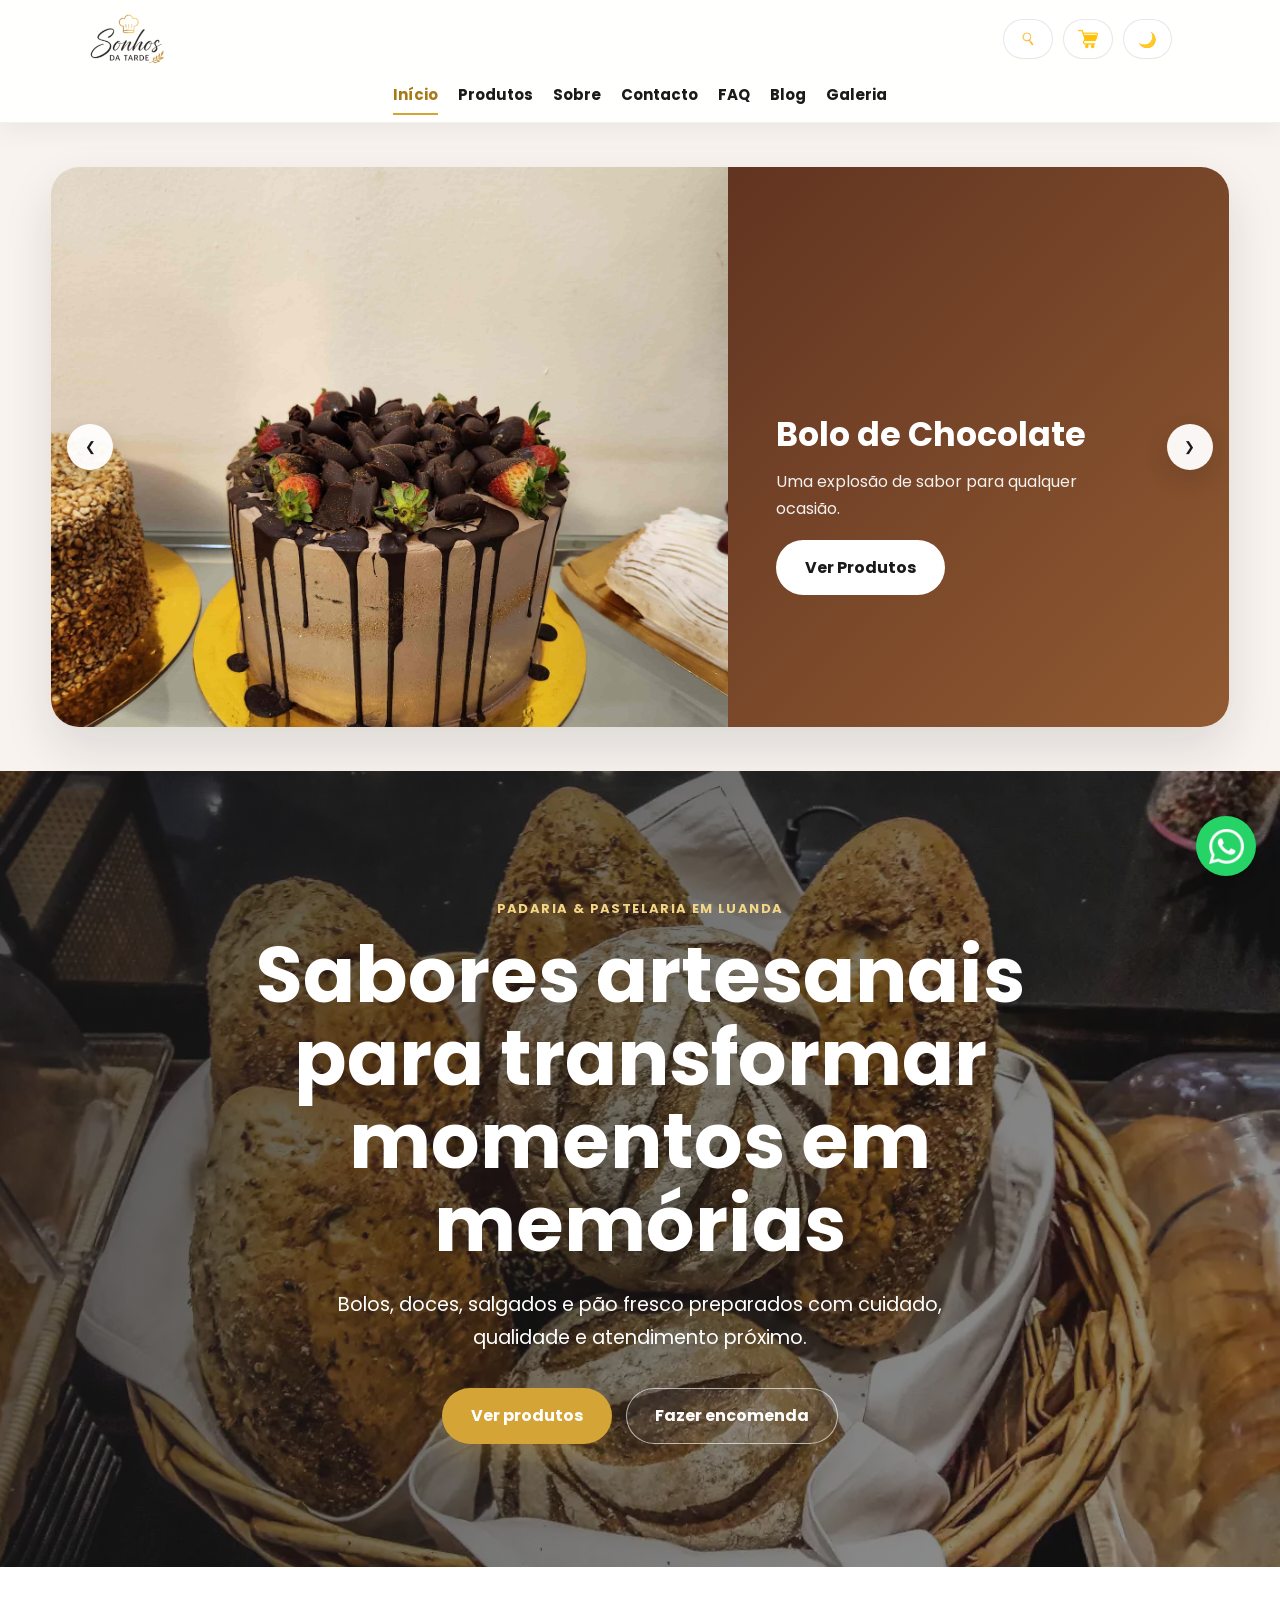
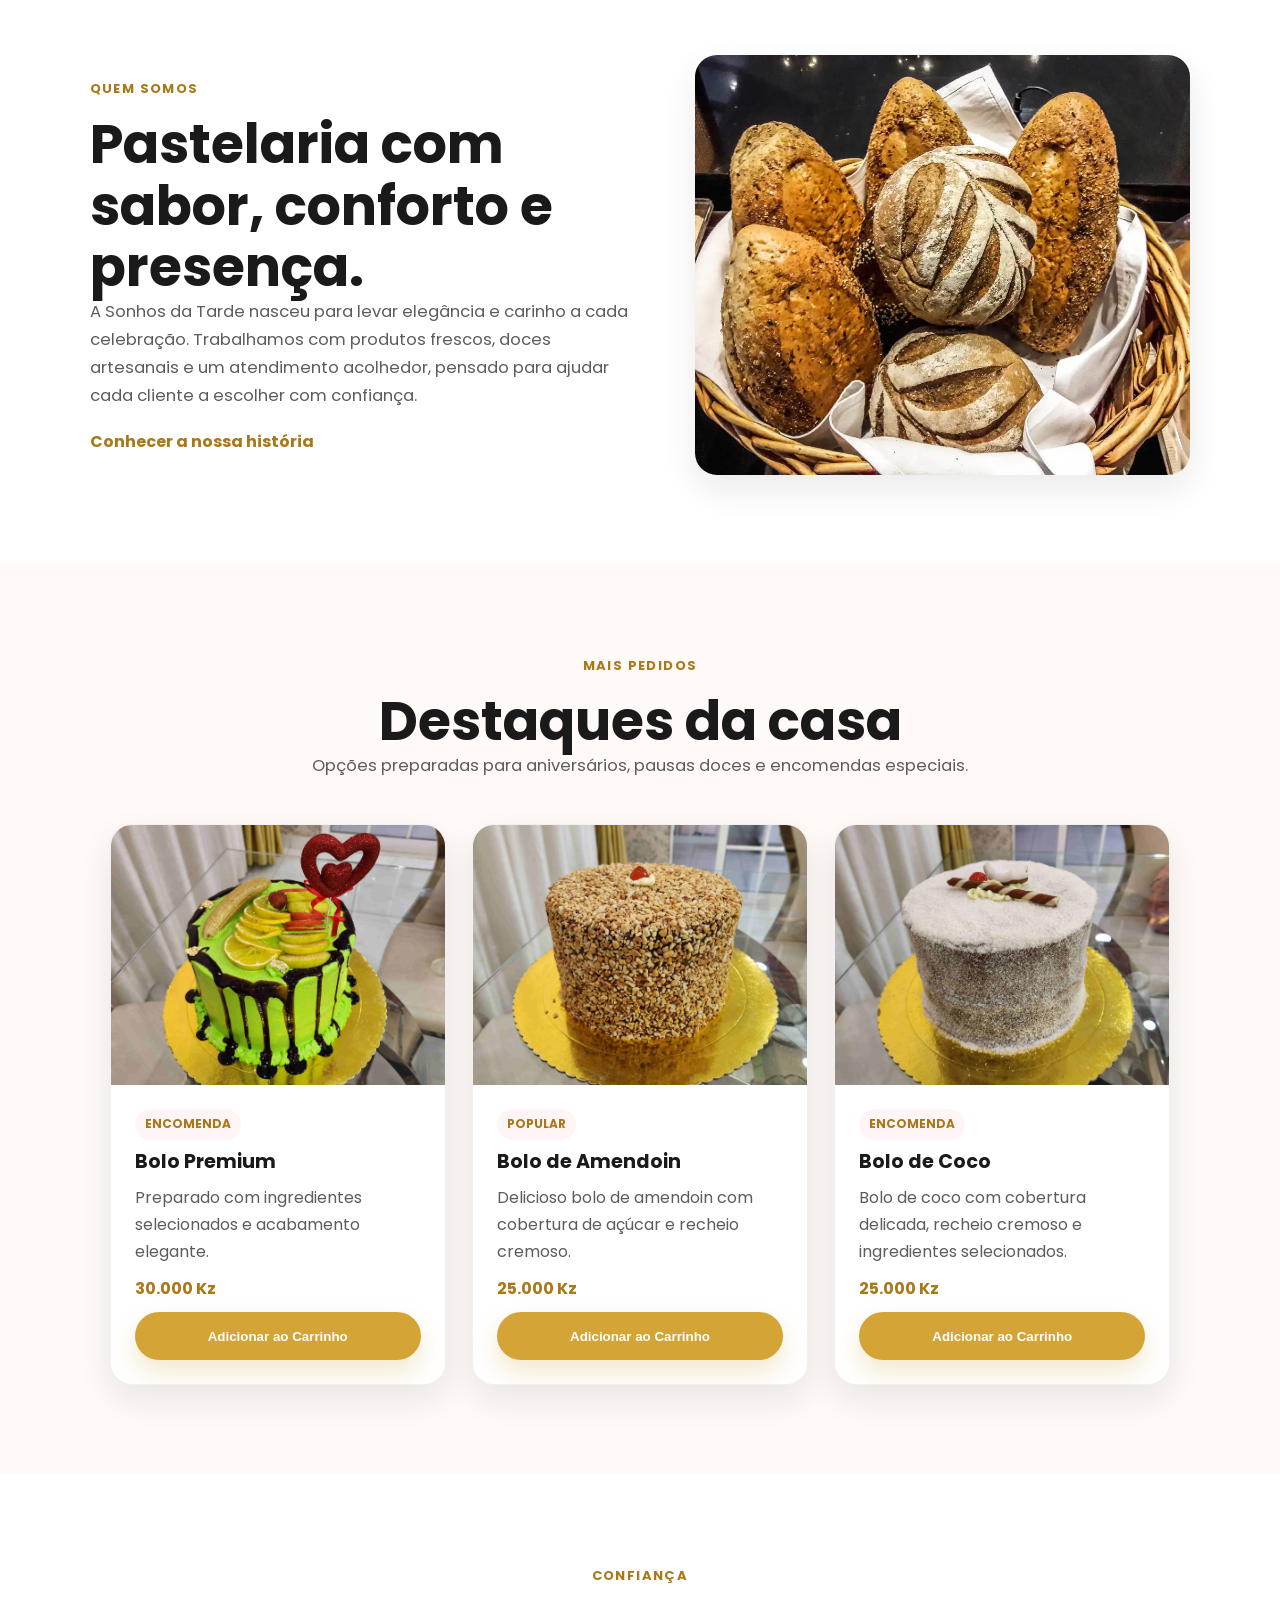
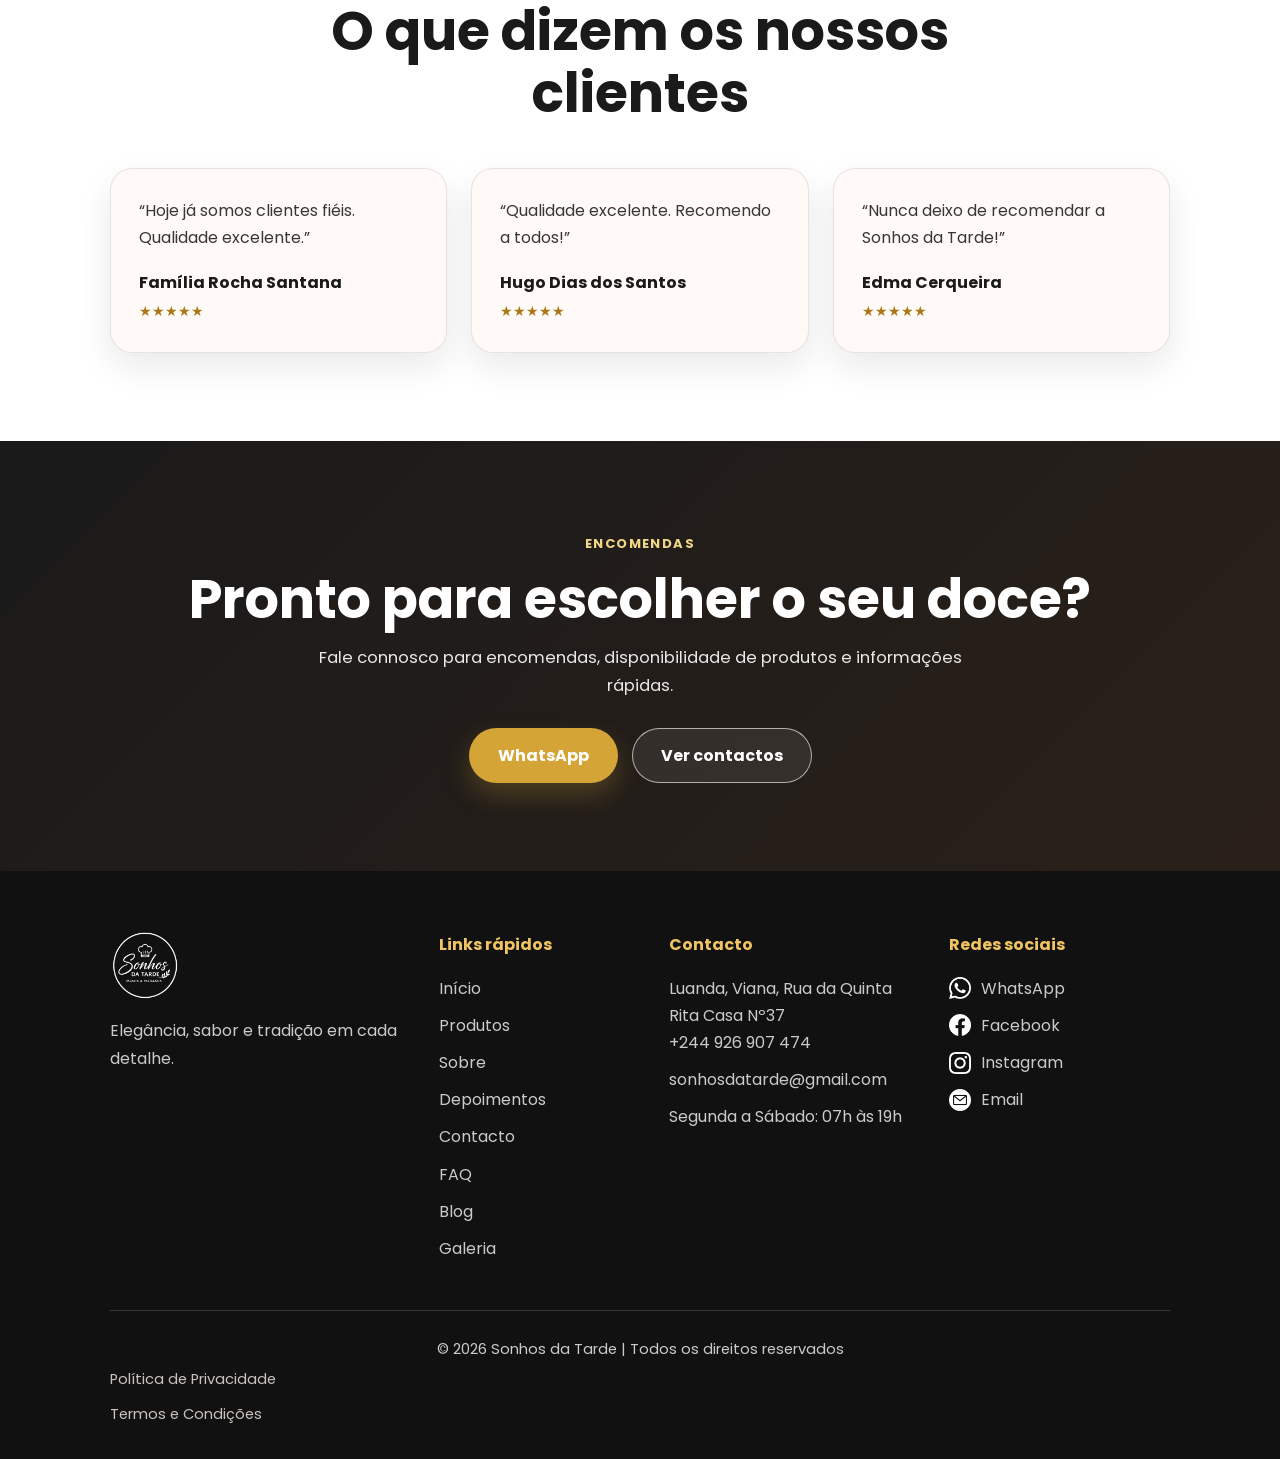
<file: index.html>
<!DOCTYPE html>
<html lang="pt">
<head>
    <meta charset="UTF-8">
    <meta name="viewport" content="width=device-width, initial-scale=1.0">
    <meta name="description" content="Padaria e Pastelaria Sonhos da Tarde em Luanda: bolos personalizados, doces artesanais, salgados e pão fresco para encomendas e momentos especiais.">
    <script async src="https://www.googletagmanager.com/gtag/js?id=G-32Z9QGGYF3"></script>
    <script>
        window.dataLayer = window.dataLayer || [];
        function gtag(){dataLayer.push(arguments);}
        gtag('js', new Date());
        gtag('config', 'G-32Z9QGGYF3');
    </script>
    <meta name="keywords" content="bolos, pastelaria, encomendas, Luanda, Sonhos da Tarde, doces artesanais">
    <meta property="og:title" content="Sonhos da Tarde | Padaria & Pastelaria em Luanda">
    <meta property="og:description" content="Encomende bolos, doces e salgados artesanais com qualidade e atendimento próximo.">
    <meta property="og:type" content="website">
    <meta property="og:image" content="assets/imagens/bolo-aniversario.jpg">
    <title>Sonhos da Tarde | Padaria & Pastelaria em Luanda</title>
    <link rel="icon" href="assets/favicon.svg" type="image/svg+xml">
    <link rel="stylesheet" href="css/style.css">
</head>

<body>
    <a href="https://wa.me/244926907474" class="whatsapp" target="_blank" rel="noopener" aria-label="Encomendar pelo WhatsApp">
        <img src="assets/icones/whats.png" alt="WhatsApp" width="35" height="35">
    </a>

    <header class="header">
        <a href="index.html" class="logo-area" aria-label="Página inicial da Sonhos da Tarde">
            <img src="assets/imagens/logo.png" alt="Sonhos da Tarde" class="logo" width="75" height="75">
        </a>
        <div class="header-actions">
    <div class="search-wrapper" data-search>
        <button class="header-btn" type="button" data-search-toggle aria-label="Pesquisar produtos" aria-expanded="false">
            <img src="assets/icones/busca.png" alt="Pesquisar" width="20" height="20">
        </button>

        <div class="search-panel" role="search">
            <form data-search-form>
                <input type="search" placeholder="Procurar produtos" data-search-input aria-label="Pesquisar produtos">
            </form>
            <ul class="search-suggestions" data-search-suggestions></ul>
        </div>
    </div>
        <button class="menu-toggle" type="button" aria-label="Abrir menu" aria-expanded="false">
        <img src="assets/icones/abrir-menu.png" alt="Abrir menu" width="20" height="20">
        </button>

        <a href="checkout.html" class="cart-btn" aria-label="Carrinho de encomendas">
        <img src="assets/icones/carrinho-de-compras.png" alt="Carrinho" width="20" height="20">
        <span class="cart-badge" data-cart-count>0</span>
        </a>

        <button class="header-btn" type="button" data-theme-toggle aria-label="Alternar tema" aria-pressed="false">🌙</button>
    </div>
        <nav class="nav" aria-label="Navegação principal">
            <a href="index.html" aria-current="page">Início</a>
            <a href="produtos.html">Produtos</a>
            <a href="sobre.html">Sobre</a>
            <a href="contacto.html">Contacto</a>
            <a href="faq.html">FAQ</a>
            <a href="blog.html">Blog</a>
            <a href="galeria.html">Galeria</a>
        </nav>
    </header>

    <section class="hero-section">
        <div class="hero-carousel">
            <div class="slides">
                <div class="slide active">
                    <img src="assets/imagens/carousel/bolo-chocolate-1.jpg" alt="Bolo de Chocolate">
                    <div class="slide-content">
                        <h1>Bolo de Chocolate</h1>
                        <p>Uma explosão de sabor para qualquer ocasião.</p>
                        <a href="produtos.html" class="btn">Ver Produtos</a>
                    </div>
                </div>

                <div class="slide">
                    <img src="assets/imagens/carousel/bolo-chocolate-3.jpg" alt="Bolo de Chocolate">
                    <div class="slide-content">
                        <h1>Doces especiais</h1>
                        <p>Texturas, cores e sabores pensados para cada celebração.</p>
                        <a href="produtos.html" class="btn">Ver Produtos</a>
                    </div>
                </div>

                <div class="slide">
                    <img src="assets/imagens/carousel/bolo-de-amendoin.jpg" alt="Bolo de Amendoin">
                    <div class="slide-content">
                        <h1>Bolo de Amendoin</h1>
                        <p>Tradicional, aromático e preparado com carinho para o seu dia.</p>
                        <a href="produtos.html" class="btn">Ver Produtos</a>
                    </div>
                </div>

                <div class="slide">
                    <img src="assets/imagens/carousel/bolo-de-banana-1.jpg" alt="Bolo de Banana">
                    <div class="slide-content">
                        <h1>Bolo de Banana</h1>
                        <p>Um sabor caseiro que combina bem com qualquer momento.</p>
                        <a href="produtos.html" class="btn">Ver Produtos</a>
                    </div>
                </div>

                <div class="slide">
                    <img src="assets/imagens/carousel/bolo-de-coco.jpg" alt="Bolo de Coco">
                    <div class="slide-content">
                        <h1>Bolo de Coco</h1>
                        <p>Delicioso, leve e perfeito para partilhar com quem ama.</p>
                        <a href="produtos.html" class="btn">Ver Produtos</a>
                    </div>
                </div>

                <div class="slide">
                    <img src="assets/imagens/carousel/bolo-tematico-3.jpg" alt="Bolo Temático">
                    <div class="slide-content">
                        <h1>Bolo Temático</h1>
                        <p>Elegância e sabor numa única fatia, para ocasiões especiais.</p>
                        <a href="produtos.html" class="btn">Ver Produtos</a>
                    </div>
                </div>
            </div>

            <button class="prev" aria-label="Slide anterior">&#10094;</button>
            <button class="next" aria-label="Próximo slide">&#10095;</button>
        </div>
    </section>

    <main>
        <section class="hero">
            <div class="hero-overlay">
                <div class="hero-content">
                    <span class="mini-title mini-title-light">Padaria & Pastelaria em Luanda</span>
                    <h1>Sabores artesanais para transformar momentos em memórias</h1>
                    <p>Bolos, doces, salgados e pão fresco preparados com cuidado, qualidade e atendimento próximo.</p>

                    <div class="hero-actions">
                        <a href="produtos.html" class="btn btn-primary">Ver produtos</a>
                        <a href="checkout.html" class="btn btn-outline">Fazer encomenda</a>
                    </div>
                </div>
            </div>
        </section>

        <section class="sobre section-split" aria-labelledby="sobre-titulo">
            <div class="sobre-texto">
                <span class="mini-title">Quem somos</span>
                <h2 id="sobre-titulo">Pastelaria com sabor, conforto e presença.</h2>
                <p>
                    A Sonhos da Tarde nasceu para levar elegância e carinho a cada celebração.
                    Trabalhamos com produtos frescos, doces artesanais e um atendimento acolhedor,
                    pensado para ajudar cada cliente a escolher com confiança.
                </p>
                <a href="sobre.html" class="text-link">Conhecer a nossa história</a>
            </div>

            <div class="sobre-imagem">
                <img src="assets/imagens/padaria.webp" alt="Interior acolhedor de padaria com produtos frescos" width="500" height="420" loading="lazy" decoding="async">
            </div>
        </section>

        <section class="produtos" aria-labelledby="destaques-titulo">
            <div class="section-heading">
                <span class="mini-title">Mais pedidos</span>
                <h2 id="destaques-titulo">Destaques da casa</h2>
                <p>Opções preparadas para aniversários, pausas doces e encomendas especiais.</p>
            </div>

            <div class="produtos-grid" data-featured-products="bolo-premium,bolo-amendoim,bolo-coco"></div>
        </section>

        <section class="depoimentos" aria-labelledby="depoimentos-titulo">
            <div class="section-heading">
                <span class="mini-title">Confiança</span>
                <h2 id="depoimentos-titulo">O que dizem os nossos clientes</h2>
            </div>

            <div class="depoimentos-grid">
                                
                <article class="depoimento-card">
                    <p>“Hoje já somos clientes fiéis. Qualidade excelente.”</p>
                    <h3>Família Rocha Santana</h3>
                    <span aria-label="Avaliação de 5 estrelas">★★★★★</span>
                </article>

                <article class="depoimento-card">
                    <p>“Qualidade excelente. Recomendo a todos!”</p>
                    <h3>Hugo Dias dos Santos</h3>
                    <span aria-label="Avaliação de 5 estrelas">★★★★★</span>
                </article>
                
                <article class="depoimento-card">
                    <p>“Nunca deixo de recomendar a Sonhos da Tarde!”</p>
                    <h3>Edma Cerqueira</h3>
                    <span aria-label="Avaliação de 5 estrelas">★★★★★</span>
                </article>

            </div>
        </section>

        <section class="contacto contacto-home" aria-labelledby="contacto-titulo">
            <span class="mini-title mini-title-light">Encomendas</span>
            <h2 id="contacto-titulo">Pronto para escolher o seu doce?</h2>
            <p>Fale connosco para encomendas, disponibilidade de produtos e informações rápidas.</p>
            <div class="contacto-actions">
                <a href="https://wa.me/244926907474" target="_blank" rel="noopener" class="btn btn-primary">WhatsApp</a>
                <a href="contacto.html" class="btn btn-outline">Ver contactos</a>
            </div>
        </section>
    </main>

    <footer class="footer">
        <div class="footer-container">
            <div class="footer-logo">
                <img src="assets/imagens/logo_branco.png" alt="Sonhos da Tarde" width="70" height="70" loading="lazy" decoding="async">
                <p>Elegância, sabor e tradição em cada detalhe.</p>
            </div>

            <div class="footer-links">
                <h3>Links rápidos</h3>
                <a href="index.html">Início</a>
                <a href="produtos.html">Produtos</a>
                <a href="sobre.html">Sobre</a>
                <a href="depoimentos.html">Depoimentos</a>
                <a href="contacto.html">Contacto</a>
                <a href="faq.html">FAQ</a>
                <a href="blog.html">Blog</a>
                <a href="galeria.html">Galeria</a>               
            </div>

            <div class="footer-contact">
                <h3>Contacto</h3>
                <p>Luanda, Viana, Rua da Quinta Rita Casa Nº37</p>
                <p><a href="tel:+244926907474">+244 926 907 474</a></p>
                <p><a href="mailto:sonhosdatarde@gmail.com">sonhosdatarde@gmail.com</a></p>
                <p>Segunda a Sábado: 07h às 19h</p>
            </div>

            <div class="footer-social">
                <h3>Redes sociais</h3>
                <a href="https://wa.me/244926907474" target="_blank" rel="noopener">
                    <img src="assets/icones/whats.png" alt="" width="22" height="22"> WhatsApp
                </a>
                <a href="https://www.facebook.com/share/17fiMN3oWg/" target="_blank" rel="noopener">
                    <img src="assets/icones/face.png" alt="" width="22" height="22"> Facebook
                </a>
                <a href="https://www.instagram.com/sonhosdatarde?igsh=MTFubzRjdTg0cDd6eQ==" target="_blank" rel="noopener">
                    <img src="assets/icones/insta.png" alt="" width="22" height="22"> Instagram
                </a>
                <a href="mailto:sonhosdatarde@gmail.com">
                    <img src="assets/icones/email.png" alt="" width="22" height="22"> Email
                </a>
            </div>
        </div>

    <div class="footer-bottom">
    <p>&copy; 2026 Sonhos da Tarde | Todos os direitos reservados</p>        
    <p>
       <a href="politica.html">Política de Privacidade</a><a href="termos.html">Termos e Condições</a>
    </p>
    </div>
    </footer>

    <button class="scroll-top-btn" type="button" data-scroll-top aria-label="Voltar ao topo">↑</button>
    <script type="module" src="js/main.js"></script>
</body>
</html>
</file>
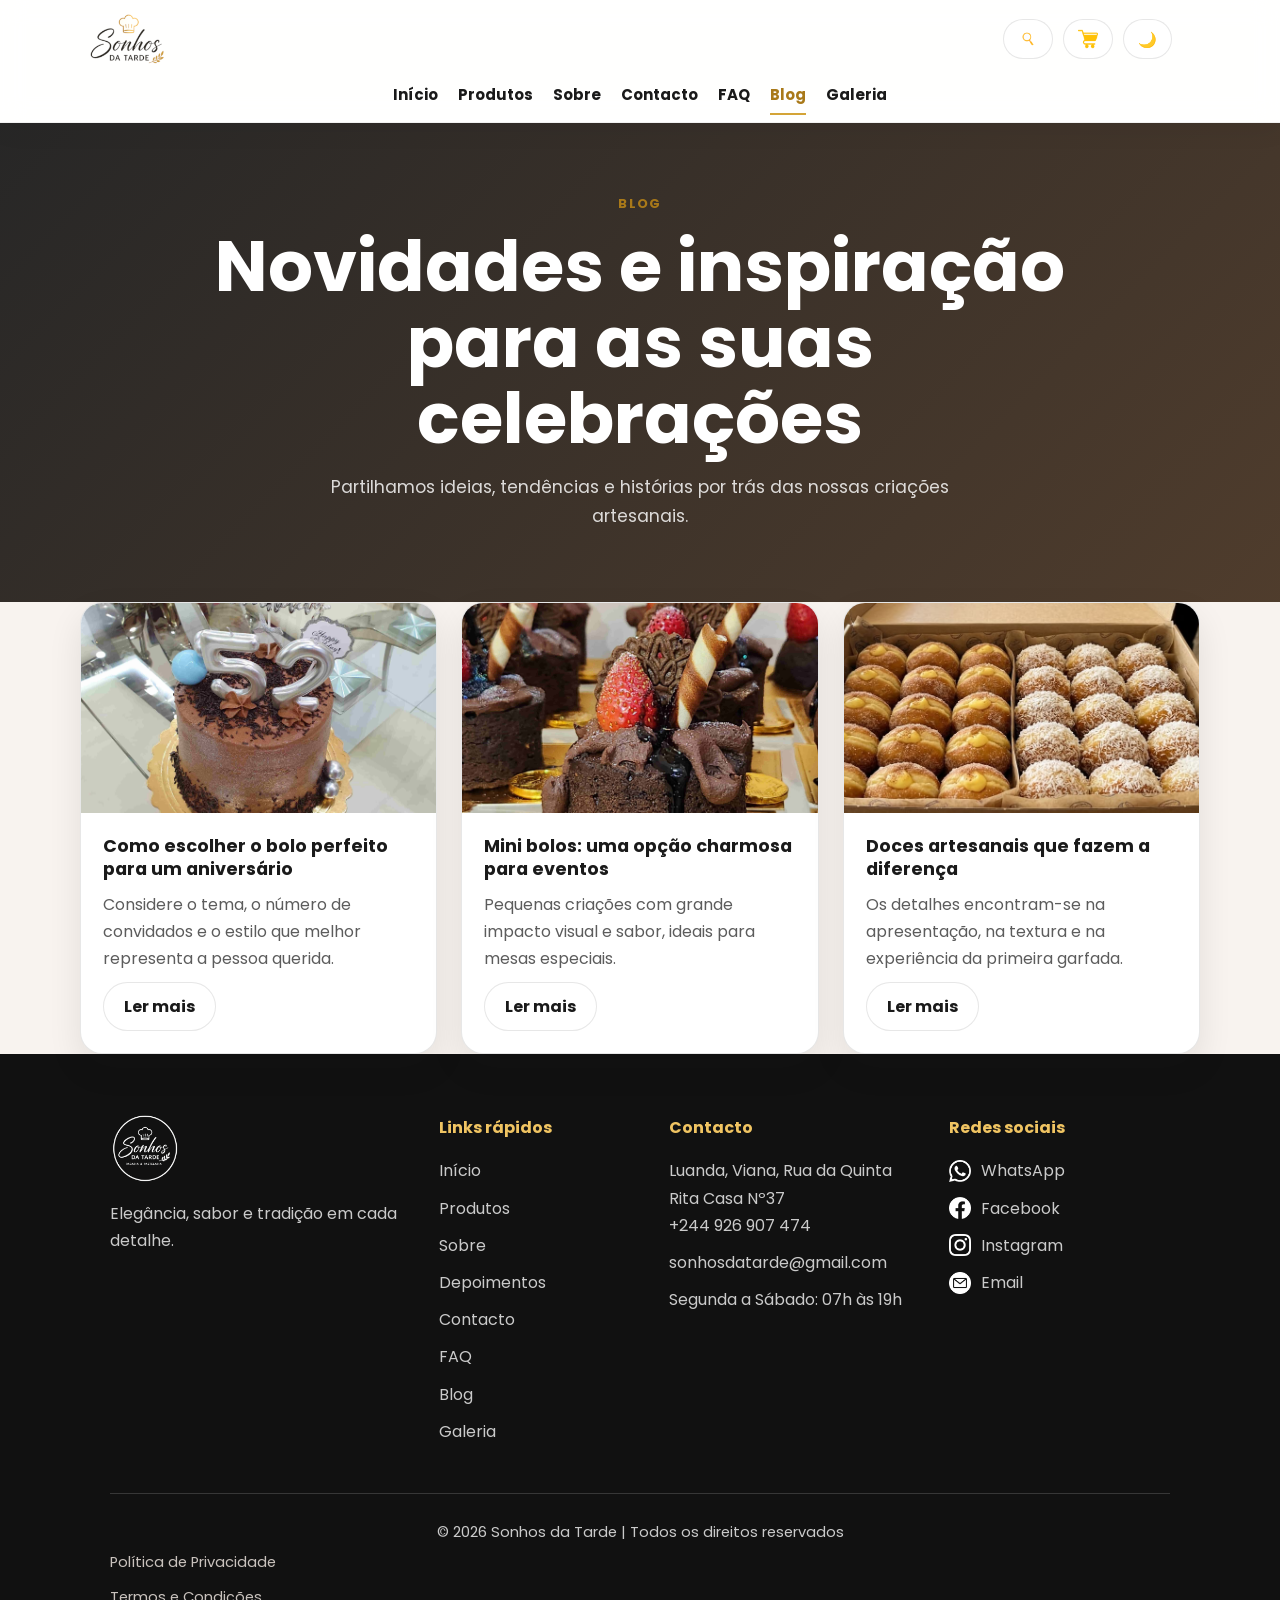
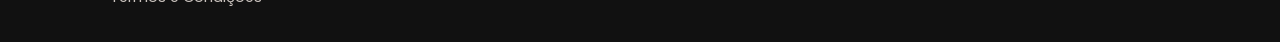
<file: blog.html>
<!DOCTYPE html>
<html lang="pt">
<head>
    <meta charset="UTF-8">
    <meta name="viewport" content="width=device-width, initial-scale=1.0">
    <script async src="https://www.googletagmanager.com/gtag/js?id=G-32Z9QGGYF3"></script>
    <script>
        window.dataLayer = window.dataLayer || [];
        function gtag(){dataLayer.push(arguments);}
        gtag('js', new Date());
        gtag('config', 'G-32Z9QGGYF3');
    </script>
    <title>Blog | Sonhos da Tarde</title>
    <meta name="description" content="Leia novidades, dicas e inspirações da Sonhos da Tarde para eventos, doces e encomendas únicas.">
    <link rel="icon" href="assets/favicon.svg" type="image/svg+xml">
    <link rel="stylesheet" href="css/style.css">
</head>
<body>
    <header class="header">
        <a href="index.html" class="logo-area" aria-label="Página inicial da Sonhos da Tarde">
            <img src="assets/imagens/logo.png" alt="Sonhos da Tarde" class="logo" width="75" height="75">
        </a>
        <div class="header-actions">
    <div class="search-wrapper" data-search>
        <button class="header-btn" type="button" data-search-toggle aria-label="Pesquisar produtos" aria-expanded="false">
            <img src="assets/icones/busca.png" alt="Pesquisar" width="20" height="20">
        </button>

        <div class="search-panel" role="search">
            <form data-search-form>
                <input type="search" placeholder="Procurar produtos" data-search-input aria-label="Pesquisar produtos">
            </form>
            <ul class="search-suggestions" data-search-suggestions></ul>
        </div>
    </div>
        <button class="menu-toggle" type="button" aria-label="Abrir menu" aria-expanded="false">
        <img src="assets/icones/abrir-menu.png" alt="Abrir menu" width="20" height="20">
        </button>

        <a href="checkout.html" class="cart-btn" aria-label="Carrinho de encomendas">
        <img src="assets/icones/carrinho-de-compras.png" alt="Carrinho" width="20" height="20">
        <span class="cart-badge" data-cart-count>0</span>
        </a>

        <button class="header-btn" type="button" data-theme-toggle aria-label="Alternar tema" aria-pressed="false">🌙</button>
    </div>
        <nav class="nav" aria-label="Navegação principal">
            <a href="index.html">Início</a>
            <a href="produtos.html">Produtos</a>
            <a href="sobre.html">Sobre</a>
            <a href="contacto.html">Contacto</a>
            <a href="faq.html">FAQ</a>
            <a href="blog.html" aria-current="page">Blog</a>
            <a href="galeria.html">Galeria</a>
        </nav>
    </header>

    <main>
        <section class="page-hero">
            <span class="mini-title">Blog</span>
            <h1>Novidades e inspiração para as suas celebrações</h1>
            <p>Partilhamos ideias, tendências e histórias por trás das nossas criações artesanais.</p>
        </section>

        <section class="page-section">
            <div class="blog-grid">
                <article class="blog-card fade-in">
                    <img src="assets/imagens/bolo-aniversario.jpg" alt="Bolo de aniversário elegante">
                    <div class="blog-card-content">
                        <h3>Como escolher o bolo perfeito para um aniversário</h3>
                        <p>Considere o tema, o número de convidados e o estilo que melhor representa a pessoa querida.</p>
                        <a href="produtos.html" class="btn btn-outline-dark">Ler mais</a>
                    </div>
                </article>
                <article class="blog-card fade-in">
                    <img src="assets/imagens/mini-bolo-chocolate.jpg" alt="Mini bolo de chocolate">
                    <div class="blog-card-content">
                        <h3>Mini bolos: uma opção charmosa para eventos</h3>
                        <p>Pequenas criações com grande impacto visual e sabor, ideais para mesas especiais.</p>
                        <a href="produtos.html" class="btn btn-outline-dark">Ler mais</a>
                    </div>
                </article>
                <article class="blog-card fade-in">
                    <img src="assets/imagens/bola-berlim.jpg" alt="Bolas de Berlim artesanais">
                    <div class="blog-card-content">
                        <h3>Doces artesanais que fazem a diferença</h3>
                        <p>Os detalhes encontram-se na apresentação, na textura e na experiência da primeira garfada.</p>
                        <a href="produtos.html" class="btn btn-outline-dark">Ler mais</a>
                    </div>
                </article>
            </div>
        </section>
    </main>

    <footer class="footer">
        <div class="footer-container">
            <div class="footer-logo">
                <img src="assets/imagens/logo_branco.png" alt="Sonhos da Tarde" width="70" height="70" loading="lazy" decoding="async">
                <p>Elegância, sabor e tradição em cada detalhe.</p>
            </div>

            <div class="footer-links">
                <h3>Links rápidos</h3>
                <a href="index.html">Início</a>
                <a href="produtos.html">Produtos</a>
                <a href="sobre.html">Sobre</a>
                <a href="depoimentos.html">Depoimentos</a>
                <a href="contacto.html">Contacto</a>
                <a href="faq.html">FAQ</a>
                <a href="blog.html">Blog</a>
                <a href="galeria.html">Galeria</a>
            </div>

            <div class="footer-contact">
                <h3>Contacto</h3>
                <p>Luanda, Viana, Rua da Quinta Rita Casa Nº37</p>
                <p><a href="tel:+244926907474">+244 926 907 474</a></p>
                <p><a href="mailto:sonhosdatarde@gmail.com">sonhosdatarde@gmail.com</a></p>
                <p>Segunda a Sábado: 07h às 19h</p>
            </div>

            <div class="footer-social">
                <h3>Redes sociais</h3>
                <a href="https://wa.me/244926907474" target="_blank" rel="noopener">
                    <img src="assets/icones/whats.png" alt="" width="22" height="22"> WhatsApp
                </a>
                <a href="https://www.facebook.com/share/17fiMN3oWg/" target="_blank" rel="noopener">
                    <img src="assets/icones/face.png" alt="" width="22" height="22"> Facebook
                </a>
                <a href="https://www.instagram.com/sonhosdatarde?igsh=MTFubzRjdTg0cDd6eQ==" target="_blank" rel="noopener">
                    <img src="assets/icones/insta.png" alt="" width="22" height="22"> Instagram
                </a>
                <a href="mailto:sonhosdatarde@gmail.com">
                    <img src="assets/icones/email.png" alt="" width="22" height="22"> Email
                </a>
            </div>
        </div>

        <div class="footer-bottom">
        <p>&copy; 2026 Sonhos da Tarde | Todos os direitos reservados</p>        
        <p>
        <a href="politica.html">Política de Privacidade</a><a href="termos.html">Termos e Condições</a>
        </p>
        </div>
    </footer>
    <button class="scroll-top-btn" type="button" data-scroll-top aria-label="Voltar ao topo">↑</button>
    <script type="module" src="js/main.js"></script>
</body>
</html>
</file>
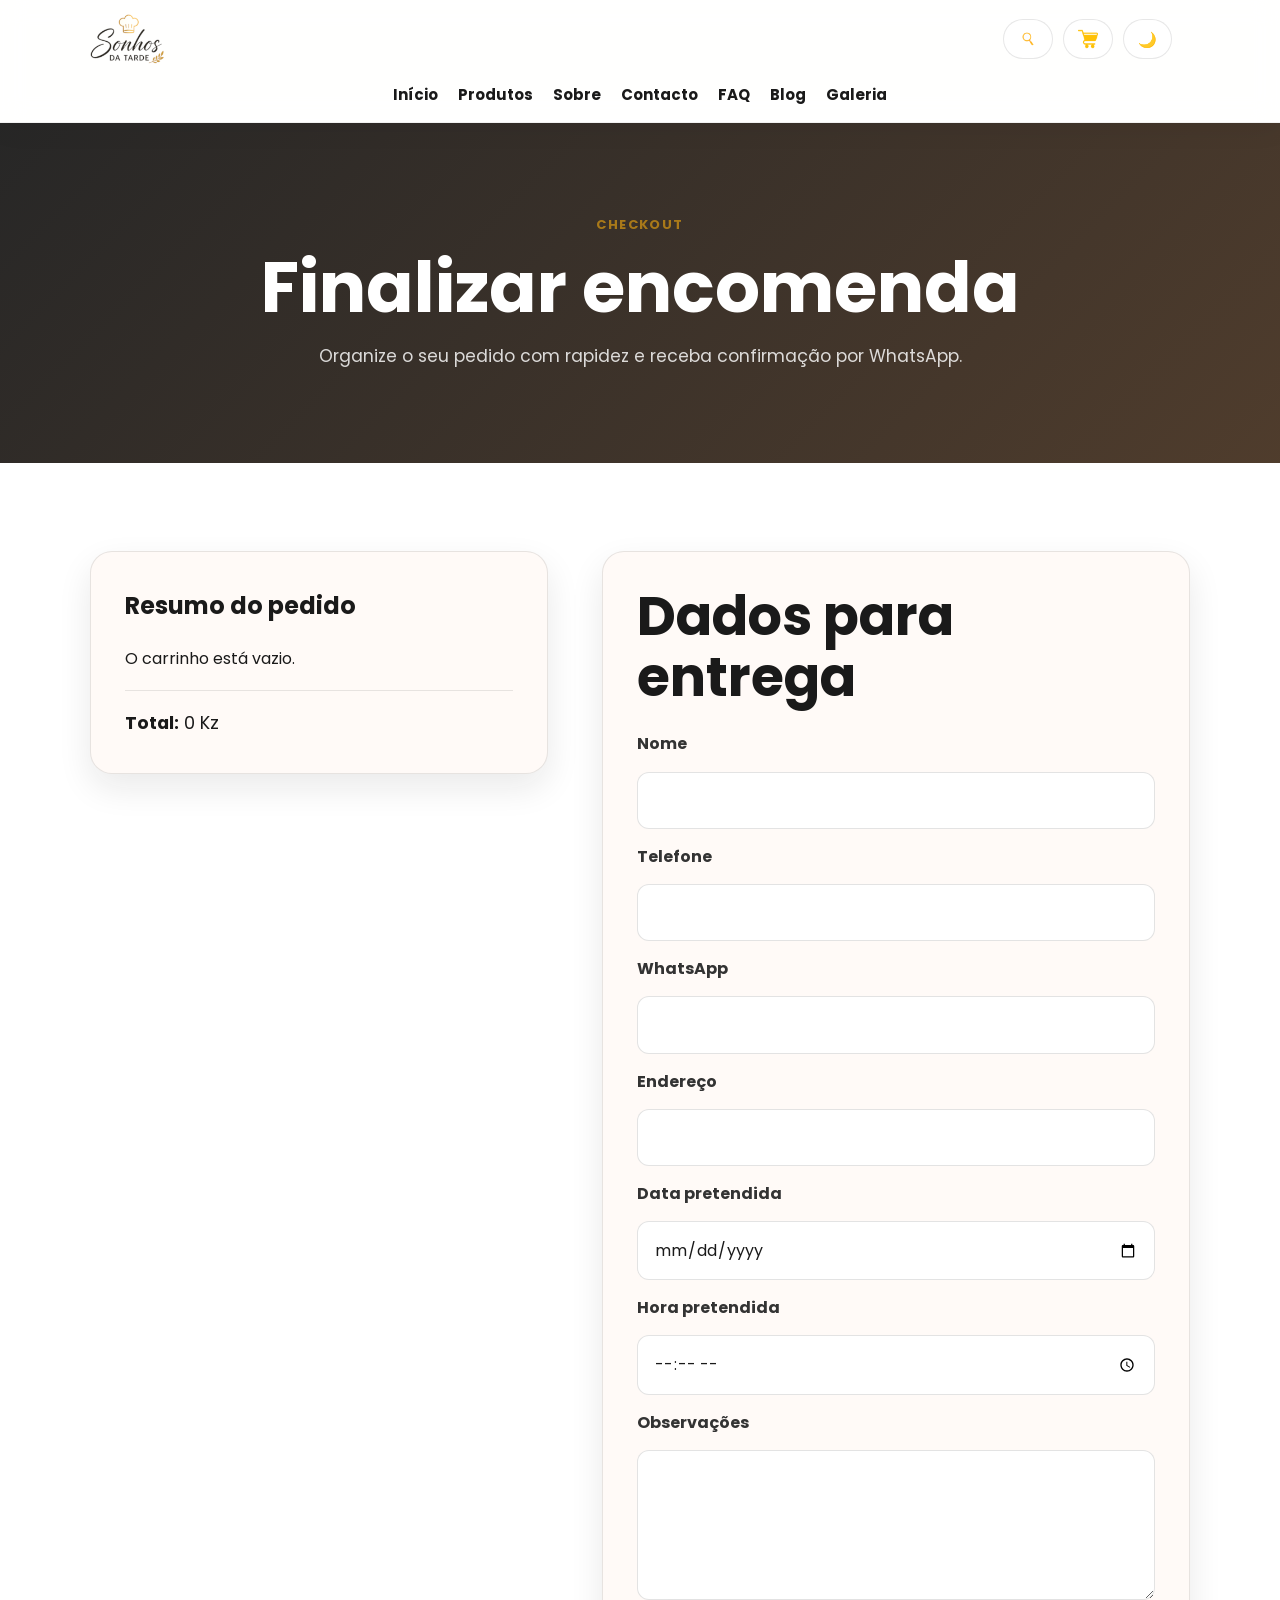
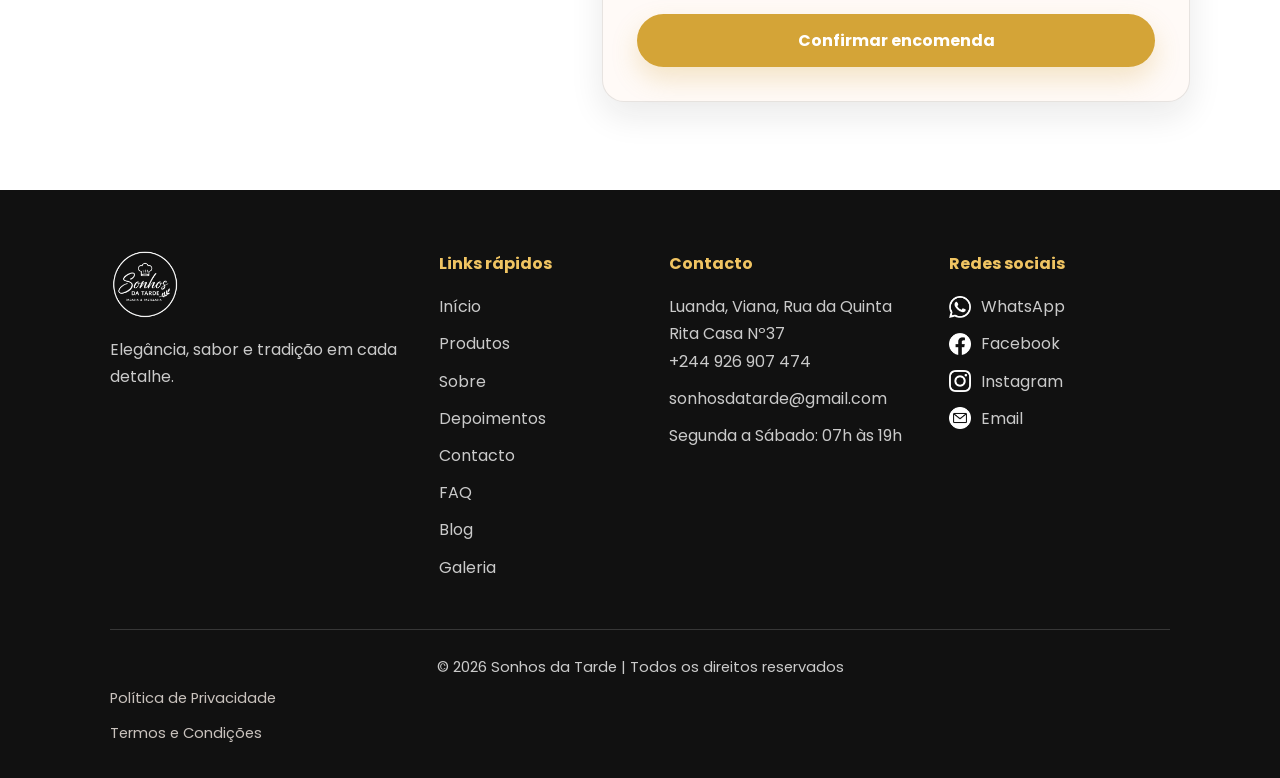
<file: checkout.html>
<!DOCTYPE html>
<html lang="pt">
<head>
    <meta charset="UTF-8">
    <meta name="viewport" content="width=device-width, initial-scale=1.0">
    <script async src="https://www.googletagmanager.com/gtag/js?id=G-32Z9QGGYF3"></script>
    <script>
        window.dataLayer = window.dataLayer || [];
        function gtag(){dataLayer.push(arguments);}
        gtag('js', new Date());
        gtag('config', 'G-32Z9QGGYF3');
    </script>
    <title>Checkout | Sonhos da Tarde</title>
    <meta name="description" content="Finalize a sua encomenda da Sonhos da Tarde com facilidade e rapidez.">
    <link rel="icon" href="assets/favicon.svg" type="image/svg+xml">
    <link rel="stylesheet" href="css/style.css">
</head>
<body>
    <header class="header">
        <a href="index.html" class="logo-area" aria-label="Página inicial da Sonhos da Tarde">
            <img src="assets/imagens/logo.png" alt="Sonhos da Tarde" class="logo" width="75" height="75">
        </a>
        <div class="header-actions">
    <div class="search-wrapper" data-search>
        <button class="header-btn" type="button" data-search-toggle aria-label="Pesquisar produtos" aria-expanded="false">
            <img src="assets/icones/busca.png" alt="Pesquisar" width="20" height="20">
        </button>

        <div class="search-panel" role="search">
            <form data-search-form>
                <input type="search" placeholder="Procurar produtos" data-search-input aria-label="Pesquisar produtos">
            </form>
            <ul class="search-suggestions" data-search-suggestions></ul>
        </div>
    </div>
        <button class="menu-toggle" type="button" aria-label="Abrir menu" aria-expanded="false">
        <img src="assets/icones/abrir-menu.png" alt="Abrir menu" width="20" height="20">
        </button>

        <a href="checkout.html" class="cart-btn" aria-label="Carrinho de encomendas">
        <img src="assets/icones/carrinho-de-compras.png" alt="Carrinho" width="20" height="20">
        <span class="cart-badge" data-cart-count>0</span>
        </a>

        <button class="header-btn" type="button" data-theme-toggle aria-label="Alternar tema" aria-pressed="false">🌙</button>
    </div>
        <nav class="nav" aria-label="Navegação principal">
            <a href="index.html">Início</a>
            <a href="produtos.html">Produtos</a>
            <a href="sobre.html">Sobre</a>
            <a href="contacto.html">Contacto</a>
            <a href="faq.html">FAQ</a>
            <a href="blog.html">Blog</a>
            <a href="galeria.html">Galeria</a>
        </nav>
    </header>

    <main>
        <section class="page-hero">
            <span class="mini-title">Checkout</span>
            <h1>Finalizar encomenda</h1>
            <p>Organize o seu pedido com rapidez e receba confirmação por WhatsApp.</p>
        </section>

        <section class="contacto-page">
            <div class="order-summary">
                <h2>Resumo do pedido</h2>
                <div id="checkout-items"></div>
                <div class="checkout-total"><strong>Total:</strong> <span id="checkout-total">0 Kz</span></div>
            </div>
            <div class="contacto-form">
                <h2>Dados para entrega</h2>
                <form id="checkout-form">
                    <label for="nome">Nome</label>
                    <input id="nome" name="nome" required>
                    <label for="telefone">Telefone</label>
                    <input id="telefone" name="telefone" required>
                    <label for="whatsapp">WhatsApp</label>
                    <input id="whatsapp" name="whatsapp" required>
                    <label for="endereco">Endereço</label>
                    <input id="endereco" name="endereco" required>
                    <label for="data">Data pretendida</label>
                    <input id="data" name="data" type="date" required>
                    <label for="hora">Hora pretendida</label>
                    <input id="hora" name="hora" type="time" required>
                    <label for="observacoes">Observações</label>
                    <textarea id="observacoes" name="observacoes"></textarea>
                    <button class="btn btn-primary" type="submit">Confirmar encomenda</button>
                    <p id="checkout-message" class="visually-hidden"></p>
                </form>
            </div>
        </section>
    </main>

    <footer class="footer">
        <div class="footer-container">
            <div class="footer-logo">
                <img src="assets/imagens/logo_branco.png" alt="Sonhos da Tarde" width="70" height="70" loading="lazy" decoding="async">
                <p>Elegância, sabor e tradição em cada detalhe.</p>
            </div>

            <div class="footer-links">
                <h3>Links rápidos</h3>
                <a href="index.html">Início</a>
                <a href="produtos.html">Produtos</a>
                <a href="sobre.html">Sobre</a>
                <a href="depoimentos.html">Depoimentos</a>
                <a href="contacto.html">Contacto</a>
                <a href="faq.html">FAQ</a>
                <a href="blog.html">Blog</a>
                <a href="galeria.html">Galeria</a>
            </div>

            <div class="footer-contact">
                <h3>Contacto</h3>
                <p>Luanda, Viana, Rua da Quinta Rita Casa Nº37</p>
                <p><a href="tel:+244926907474">+244 926 907 474</a></p>
                <p><a href="mailto:sonhosdatarde@gmail.com">sonhosdatarde@gmail.com</a></p>
                <p>Segunda a Sábado: 07h às 19h</p>
            </div>

            <div class="footer-social">
                <h3>Redes sociais</h3>
                <a href="https://wa.me/244926907474" target="_blank" rel="noopener">
                    <img src="assets/icones/whats.png" alt="" width="22" height="22"> WhatsApp
                </a>
                <a href="https://www.facebook.com/share/17fiMN3oWg/" target="_blank" rel="noopener">
                    <img src="assets/icones/face.png" alt="" width="22" height="22"> Facebook
                </a>
                <a href="https://www.instagram.com/sonhosdatarde?igsh=MTFubzRjdTg0cDd6eQ==" target="_blank" rel="noopener">
                    <img src="assets/icones/insta.png" alt="" width="22" height="22"> Instagram
                </a>
                <a href="mailto:sonhosdatarde@gmail.com">
                    <img src="assets/icones/email.png" alt="" width="22" height="22"> Email
                </a>
            </div>
        </div>

        <div class="footer-bottom">
        <p>&copy; 2026 Sonhos da Tarde | Todos os direitos reservados</p>        
        <p>
        <a href="politica.html">Política de Privacidade</a><a href="termos.html">Termos e Condições</a>
        </p>
        </div>
    <button class="scroll-top-btn" type="button" data-scroll-top aria-label="Voltar ao topo">↑</button>
    <script type="module" src="js/main.js"></script>
</body>
</html>
</file>
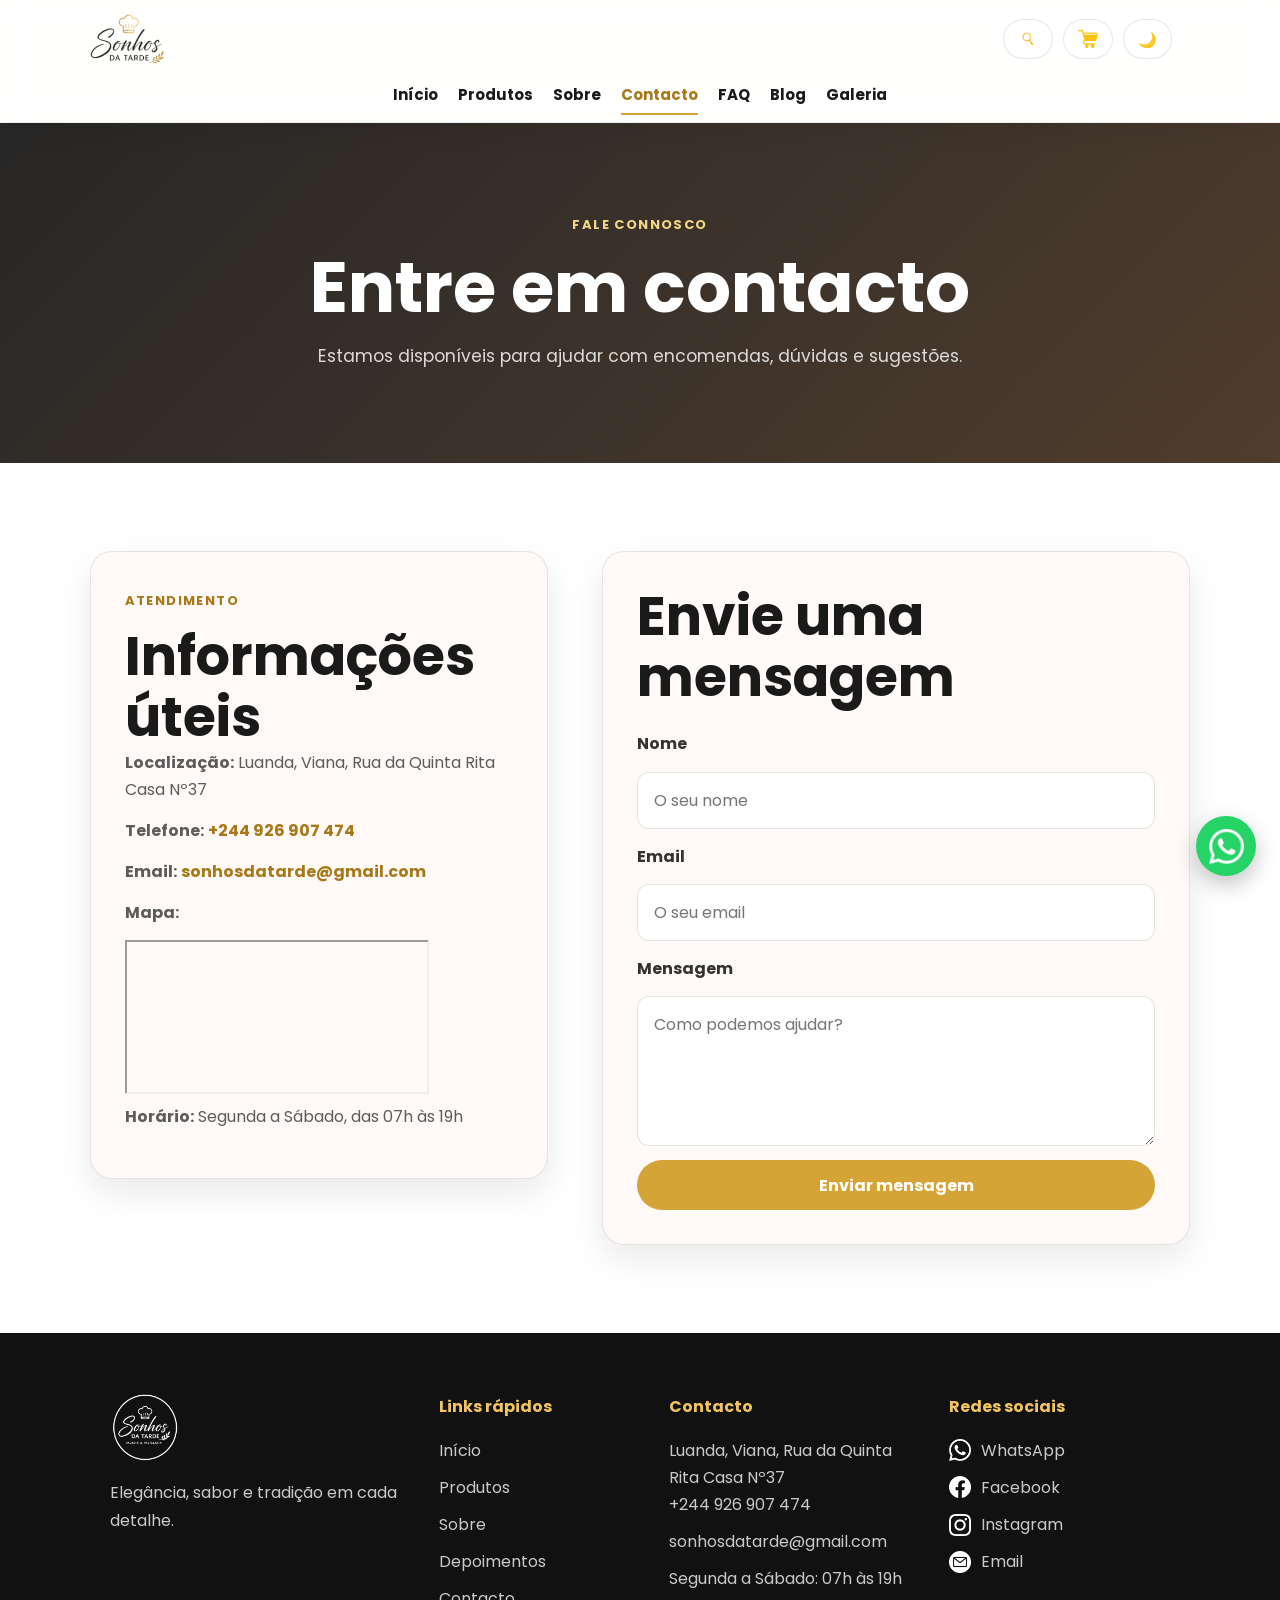
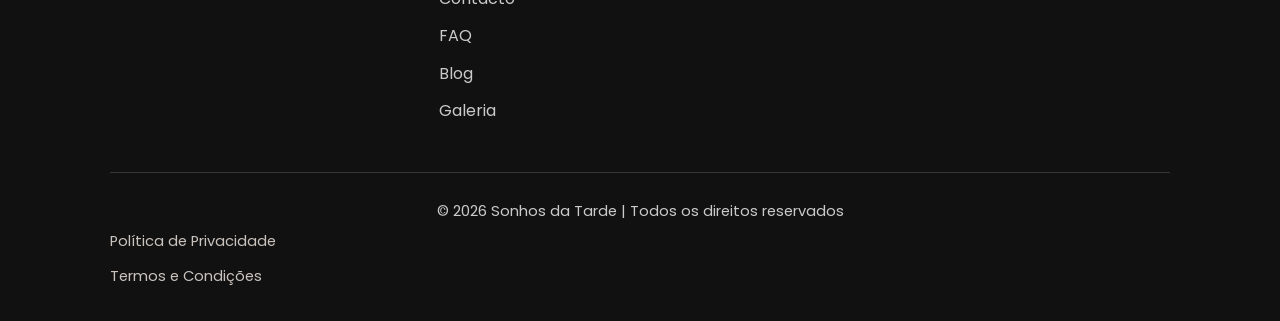
<file: contacto.html>
<!DOCTYPE html>
<html lang="pt">
<head>
    <meta charset="UTF-8">
    <meta name="viewport" content="width=device-width, initial-scale=1.0">
    <meta name="description" content="Contacte a Sonhos da Tarde em Luanda para encomendas de bolos, doces, salgados e pão fresco. Atendimento por WhatsApp, email e redes sociais.">
    <script async src="https://www.googletagmanager.com/gtag/js?id=G-32Z9QGGYF3"></script>
    <script>
        window.dataLayer = window.dataLayer || [];
        function gtag(){dataLayer.push(arguments);}
        gtag('js', new Date());
        gtag('config', 'G-32Z9QGGYF3');
    </script>

    <title>Contacto | Sonhos da Tarde</title>

    <link rel="icon" href="assets/favicon.svg" type="image/svg+xml">
    <link rel="stylesheet" href="css/style.css">
</head>

<body>
    <a href="https://wa.me/244926907474" class="whatsapp" target="_blank" rel="noopener" aria-label="Encomendar pelo WhatsApp">
        <img src="assets/icones/whats.png" alt="" width="35" height="35">
    </a>

    <header class="header">
        <a href="index.html" class="logo-area" aria-label="Página inicial da Sonhos da Tarde">
            <img src="assets/imagens/logo.png" alt="Sonhos da Tarde" class="logo" width="75" height="75">
        </a>
        <div class="header-actions">
    <div class="search-wrapper" data-search>
        <button class="header-btn" type="button" data-search-toggle aria-label="Pesquisar produtos" aria-expanded="false">
            <img src="assets/icones/busca.png" alt="Pesquisar" width="20" height="20">
        </button>

        <div class="search-panel" role="search">
            <form data-search-form>
                <input type="search" placeholder="Procurar produtos" data-search-input aria-label="Pesquisar produtos">
            </form>
            <ul class="search-suggestions" data-search-suggestions></ul>
        </div>
    </div>
        <button class="menu-toggle" type="button" aria-label="Abrir menu" aria-expanded="false">
        <img src="assets/icones/abrir-menu.png" alt="Abrir menu" width="20" height="20">
        </button>

        <a href="checkout.html" class="cart-btn" aria-label="Carrinho de encomendas">
        <img src="assets/icones/carrinho-de-compras.png" alt="Carrinho" width="20" height="20">
        <span class="cart-badge" data-cart-count>0</span>
        </a>

        <button class="header-btn" type="button" data-theme-toggle aria-label="Alternar tema" aria-pressed="false">🌙</button>
    </div>
        <nav class="nav" aria-label="Navegação principal">
            <a href="index.html">Início</a>
            <a href="produtos.html">Produtos</a>
            <a href="sobre.html">Sobre</a>
            <a href="contacto.html" aria-current="page">Contacto</a>
            <a href="faq.html">FAQ</a>
            <a href="blog.html">Blog</a>
            <a href="galeria.html">Galeria</a>
        </nav>
    </header>

    <main>
        <section class="page-hero">
            <span class="mini-title mini-title-light">Fale connosco</span>
            <h1>Entre em contacto</h1>
            <p>Estamos disponíveis para ajudar com encomendas, dúvidas e sugestões.</p>
        </section>

        <section class="contacto-page" aria-labelledby="contacto-info-titulo">
            <div class="contacto-info">
                <span class="mini-title">Atendimento</span>
                <h2 id="contacto-info-titulo">Informações úteis</h2>
                <p><strong>Localização:</strong> Luanda, Viana, Rua da Quinta Rita Casa Nº37</p>
                <p><strong>Telefone:</strong> <a href="tel:+244926907474">+244 926 907 474</a></p>
                <p><strong>Email:</strong> <a href="mailto:sonhosdatarde@gmail.com">sonhosdatarde@gmail.com</a></p>
                <p><strong>Mapa:</strong></p>
                <iframe
                    data-map
                    src="https://www.google.com/maps/embed?pb=!1m14!1m12!1m3!1d1014.5590310497678!2d13.345702384043634!3d-8.890459790623902!2m3!1f0!2f0!3f0!3m2!1i1024!2i768!4f13.1!5e1!3m2!1spt-PT!2sao!4v1782998678632!5m2!1spt-PT!2sao"
                    loading="lazy"
                    referrerpolicy="strict-origin-when-cross-origin"
                    allowfullscreen>
                </iframe>
                <p><strong>Horário:</strong> Segunda a Sábado, das 07h às 19h</p>
            </div>
        
            <div class="contacto-form" aria-labelledby="formulario-titulo">
                <h2 id="formulario-titulo">Envie uma mensagem</h2>
                <form action="mailto:sonhosdatarde@gmail.com" method="post" enctype="text/plain">
                    <label for="nome">Nome</label>
                    <input id="nome" name="nome" type="text" placeholder="O seu nome" autocomplete="name" required>

                    <label for="email">Email</label>
                    <input id="email" name="email" type="email" placeholder="O seu email" autocomplete="email" required>

                    <label for="mensagem">Mensagem</label>
                    <textarea id="mensagem" name="mensagem" placeholder="Como podemos ajudar?" required></textarea>

                    <button type="submit">Enviar mensagem</button>
                </form>
            </div>

        </section>
    </main>

    <footer class="footer">
        <div class="footer-container">
            <div class="footer-logo">
                <img src="assets/imagens/logo_branco.png" alt="Sonhos da Tarde" width="70" height="70" loading="lazy" decoding="async">
                <p>Elegância, sabor e tradição em cada detalhe.</p>
            </div>

            <div class="footer-links">
                <h3>Links rápidos</h3>
                <a href="index.html">Início</a>
                <a href="produtos.html">Produtos</a>
                <a href="sobre.html">Sobre</a>
                <a href="depoimentos.html">Depoimentos</a>
                <a href="contacto.html">Contacto</a>
                <a href="faq.html">FAQ</a>
                <a href="blog.html">Blog</a>
                <a href="galeria.html">Galeria</a>
            </div>

            <div class="footer-contact">
                <h3>Contacto</h3>
                <p>Luanda, Viana, Rua da Quinta Rita Casa Nº37</p>
                <p><a href="tel:+244926907474">+244 926 907 474</a></p>
                <p><a href="mailto:sonhosdatarde@gmail.com">sonhosdatarde@gmail.com</a></p>
                <p>Segunda a Sábado: 07h às 19h</p>
            </div>

            <div class="footer-social">
                <h3>Redes sociais</h3>
                <a href="https://wa.me/244926907474" target="_blank" rel="noopener">
                    <img src="assets/icones/whats.png" alt="" width="22" height="22"> WhatsApp
                </a>
                <a href="https://www.facebook.com/share/17fiMN3oWg/" target="_blank" rel="noopener">
                    <img src="assets/icones/face.png" alt="" width="22" height="22"> Facebook
                </a>
                <a href="https://www.instagram.com/sonhosdatarde?igsh=MTFubzRjdTg0cDd6eQ==" target="_blank" rel="noopener">
                    <img src="assets/icones/insta.png" alt="" width="22" height="22"> Instagram
                </a>
                <a href="mailto:sonhosdatarde@gmail.com">
                    <img src="assets/icones/email.png" alt="" width="22" height="22"> Email
                </a>
            </div>
        </div>

        <div class="footer-bottom">
        <p>&copy; 2026 Sonhos da Tarde | Todos os direitos reservados</p>        
        <p>
        <a href="politica.html">Política de Privacidade</a><a href="termos.html">Termos e Condições</a>
        </p>
        </div>
    </footer>

    <button class="scroll-top-btn" type="button" data-scroll-top aria-label="Voltar ao topo">↑</button>
    <script type="module" src="js/main.js"></script>
</body>
</html>
</file>
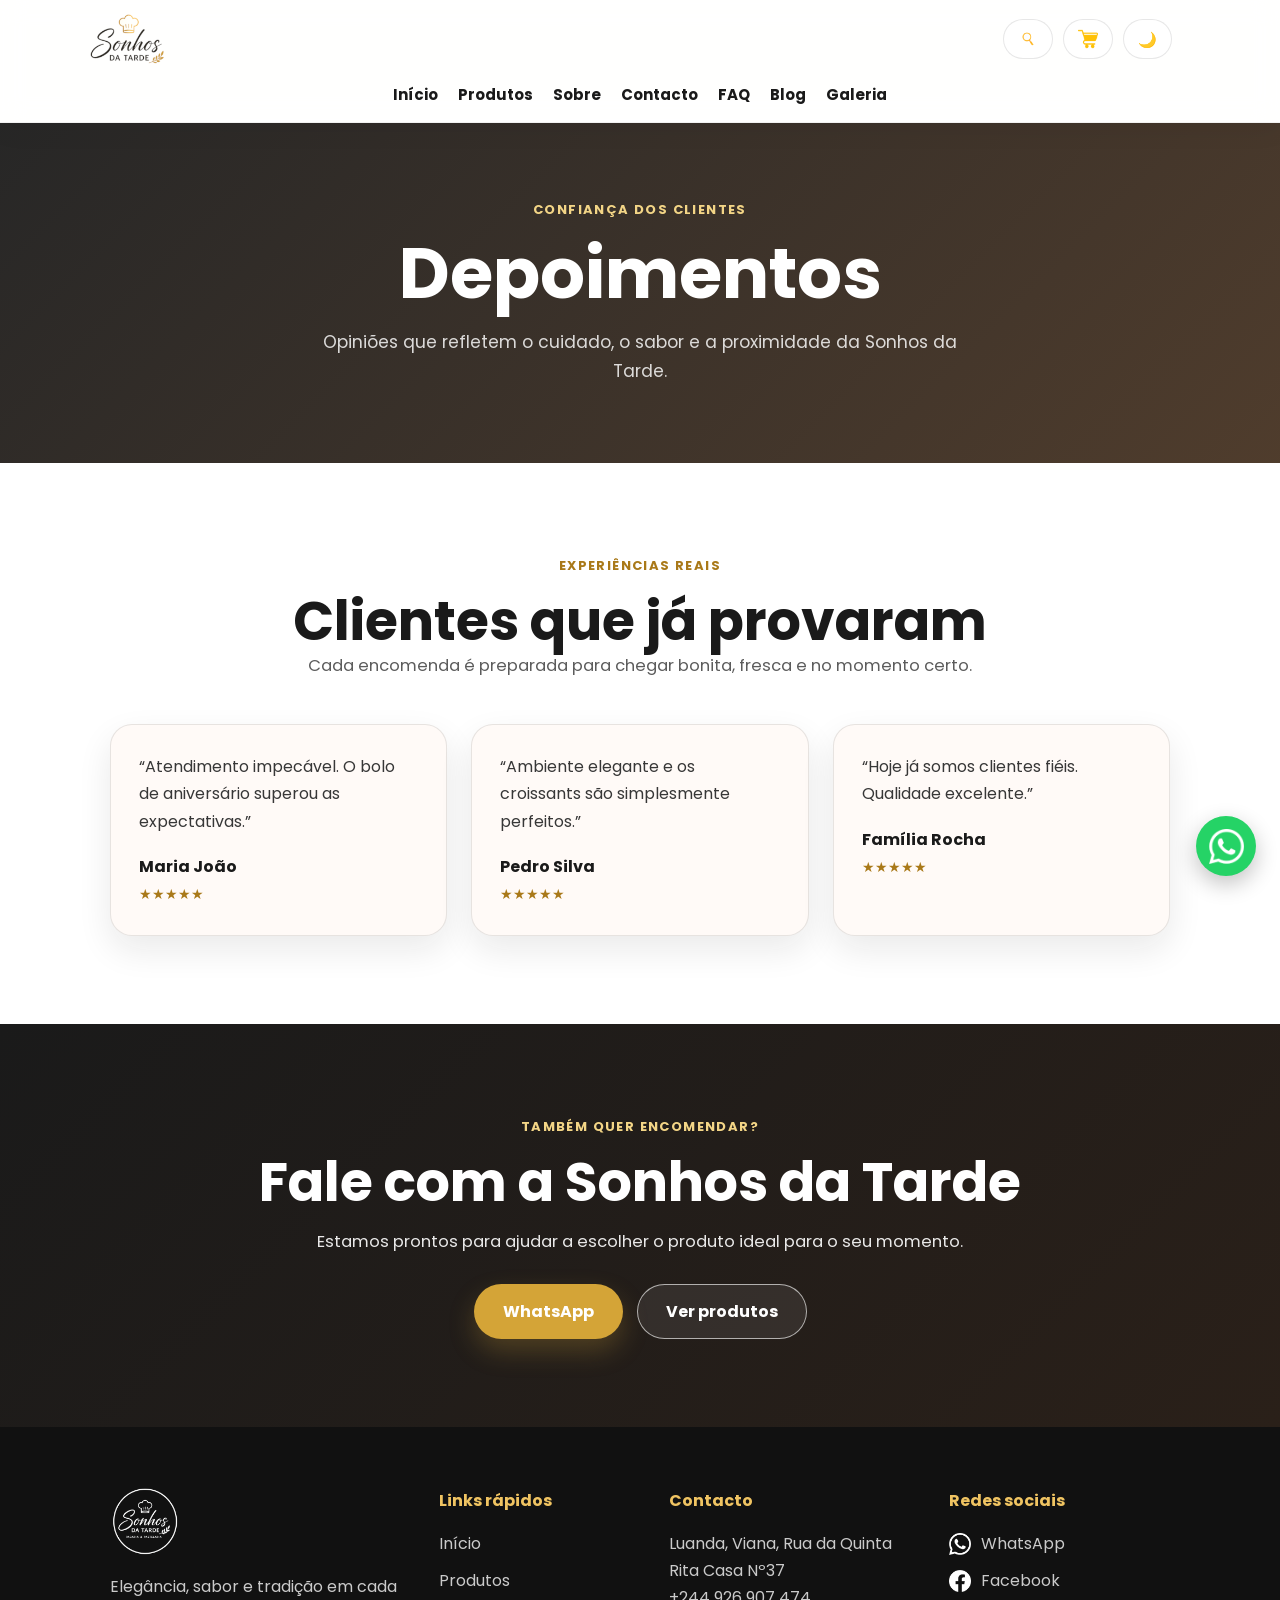
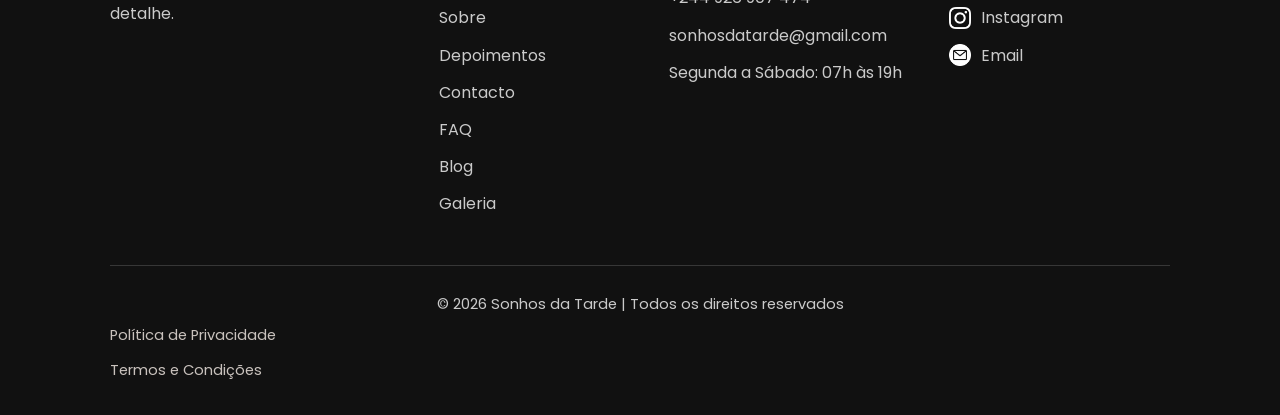
<file: depoimentos.html>
<!DOCTYPE html>
<html lang="pt">
<head>
    <meta charset="UTF-8">
    <meta name="viewport" content="width=device-width, initial-scale=1.0">
    <meta name="description" content="Veja depoimentos de clientes da Sonhos da Tarde sobre bolos, doces artesanais, atendimento e encomendas em Luanda.">
    <script async src="https://www.googletagmanager.com/gtag/js?id=G-32Z9QGGYF3"></script>
    <script>
        window.dataLayer = window.dataLayer || [];
        function gtag(){dataLayer.push(arguments);}
        gtag('js', new Date());
        gtag('config', 'G-32Z9QGGYF3');
    </script>

    <title>Depoimentos | Sonhos da Tarde</title>

    <link rel="icon" href="assets/favicon.svg" type="image/svg+xml">
    <link rel="stylesheet" href="css/style.css">
</head>

<body>
    <a href="https://wa.me/244926907474" class="whatsapp" target="_blank" rel="noopener" aria-label="Encomendar pelo WhatsApp">
        <img src="assets/icones/whats.png" alt="" width="35" height="35">
    </a>

    <header class="header">
        <a href="index.html" class="logo-area" aria-label="Página inicial da Sonhos da Tarde">
            <img src="assets/imagens/logo.png" alt="Sonhos da Tarde" class="logo" width="75" height="75">
        </a>
        <div class="header-actions">
    <div class="search-wrapper" data-search>
        <button class="header-btn" type="button" data-search-toggle aria-label="Pesquisar produtos" aria-expanded="false">
            <img src="assets/icones/busca.png" alt="Pesquisar" width="20" height="20">
        </button>

        <div class="search-panel" role="search">
            <form data-search-form>
                <input type="search" placeholder="Procurar produtos" data-search-input aria-label="Pesquisar produtos">
            </form>
            <ul class="search-suggestions" data-search-suggestions></ul>
        </div>
    </div>
        <button class="menu-toggle" type="button" aria-label="Abrir menu" aria-expanded="false">
        <img src="assets/icones/abrir-menu.png" alt="Abrir menu" width="20" height="20">
        </button>

        <a href="checkout.html" class="cart-btn" aria-label="Carrinho de encomendas">
        <img src="assets/icones/carrinho-de-compras.png" alt="Carrinho" width="20" height="20">
        <span class="cart-badge" data-cart-count>0</span>
        </a>

        <button class="header-btn" type="button" data-theme-toggle aria-label="Alternar tema" aria-pressed="false">🌙</button>
    </div>
        <nav class="nav" aria-label="Navegação principal">
            <a href="index.html">Início</a>
            <a href="produtos.html">Produtos</a>
            <a href="sobre.html">Sobre</a>
            <a href="contacto.html">Contacto</a>
            <a href="faq.html">FAQ</a>
            <a href="blog.html">Blog</a>
            <a href="galeria.html">Galeria</a>
        </nav>
    </header>

    <main>
        <section class="page-hero">
            <span class="mini-title mini-title-light">Confiança dos clientes</span>
            <h1>Depoimentos</h1>
            <p>Opiniões que refletem o cuidado, o sabor e a proximidade da Sonhos da Tarde.</p>
        </section>

        <section class="depoimentos" aria-labelledby="depoimentos-titulo">
            <div class="section-heading">
                <span class="mini-title">Experiências reais</span>
                <h2 id="depoimentos-titulo">Clientes que já provaram</h2>
                <p>Cada encomenda é preparada para chegar bonita, fresca e no momento certo.</p>
            </div>

            <div class="depoimentos-grid">
                <article class="depoimento-card"><p>“Atendimento impecável. O bolo de aniversário superou as expectativas.”</p><h3>Maria João</h3><span aria-label="Avaliação de 5 estrelas">★★★★★</span></article>
                <article class="depoimento-card"><p>“Ambiente elegante e os croissants são simplesmente perfeitos.”</p><h3>Pedro Silva</h3><span aria-label="Avaliação de 5 estrelas">★★★★★</span></article>
                <article class="depoimento-card"><p>“Hoje já somos clientes fiéis. Qualidade excelente.”</p><h3>Família Rocha</h3><span aria-label="Avaliação de 5 estrelas">★★★★★</span></article>
            </div>
        </section>

        <section class="contacto contacto-home">
            <span class="mini-title mini-title-light">Também quer encomendar?</span>
            <h2>Fale com a Sonhos da Tarde</h2>
            <p>Estamos prontos para ajudar a escolher o produto ideal para o seu momento.</p>
            <div class="contacto-actions">
                <a href="https://wa.me/244926907474" target="_blank" rel="noopener" class="btn btn-primary">WhatsApp</a>
                <a href="produtos.html" class="btn btn-outline">Ver produtos</a>
            </div>
        </section>
    </main>

    <footer class="footer">
        <div class="footer-container">
            <div class="footer-logo">
                <img src="assets/imagens/logo_branco.png" alt="Sonhos da Tarde" width="70" height="70" loading="lazy" decoding="async">
                <p>Elegância, sabor e tradição em cada detalhe.</p>
            </div>

            <div class="footer-links">
                <h3>Links rápidos</h3>
                <a href="index.html">Início</a>
                <a href="produtos.html">Produtos</a>
                <a href="sobre.html">Sobre</a>
                <a href="depoimentos.html">Depoimentos</a>
                <a href="contacto.html">Contacto</a>
                <a href="faq.html">FAQ</a>
                <a href="blog.html">Blog</a>
                <a href="galeria.html">Galeria</a>
            </div>

            <div class="footer-contact">
                <h3>Contacto</h3>
                <p>Luanda, Viana, Rua da Quinta Rita Casa Nº37</p>
                <p><a href="tel:+244926907474">+244 926 907 474</a></p>
                <p><a href="mailto:sonhosdatarde@gmail.com">sonhosdatarde@gmail.com</a></p>
                <p>Segunda a Sábado: 07h às 19h</p>
            </div>

            <div class="footer-social">
                <h3>Redes sociais</h3>
                <a href="https://wa.me/244926907474" target="_blank" rel="noopener">
                    <img src="assets/icones/whats.png" alt="" width="22" height="22"> WhatsApp
                </a>
                <a href="https://www.facebook.com/share/17fiMN3oWg/" target="_blank" rel="noopener">
                    <img src="assets/icones/face.png" alt="" width="22" height="22"> Facebook
                </a>
                <a href="https://www.instagram.com/sonhosdatarde?igsh=MTFubzRjdTg0cDd6eQ==" target="_blank" rel="noopener">
                    <img src="assets/icones/insta.png" alt="" width="22" height="22"> Instagram
                </a>
                <a href="mailto:sonhosdatarde@gmail.com">
                    <img src="assets/icones/email.png" alt="" width="22" height="22"> Email
                </a>
            </div>
        </div>

        <div class="footer-bottom">
        <p>&copy; 2026 Sonhos da Tarde | Todos os direitos reservados</p>        
        <p>
        <a href="politica.html">Política de Privacidade</a><a href="termos.html">Termos e Condições</a>
        </p>
        </div>
    </footer>

    <button class="scroll-top-btn" type="button" data-scroll-top aria-label="Voltar ao topo">↑</button>
    <script type="module" src="js/main.js"></script>
</body>
</html>
</file>
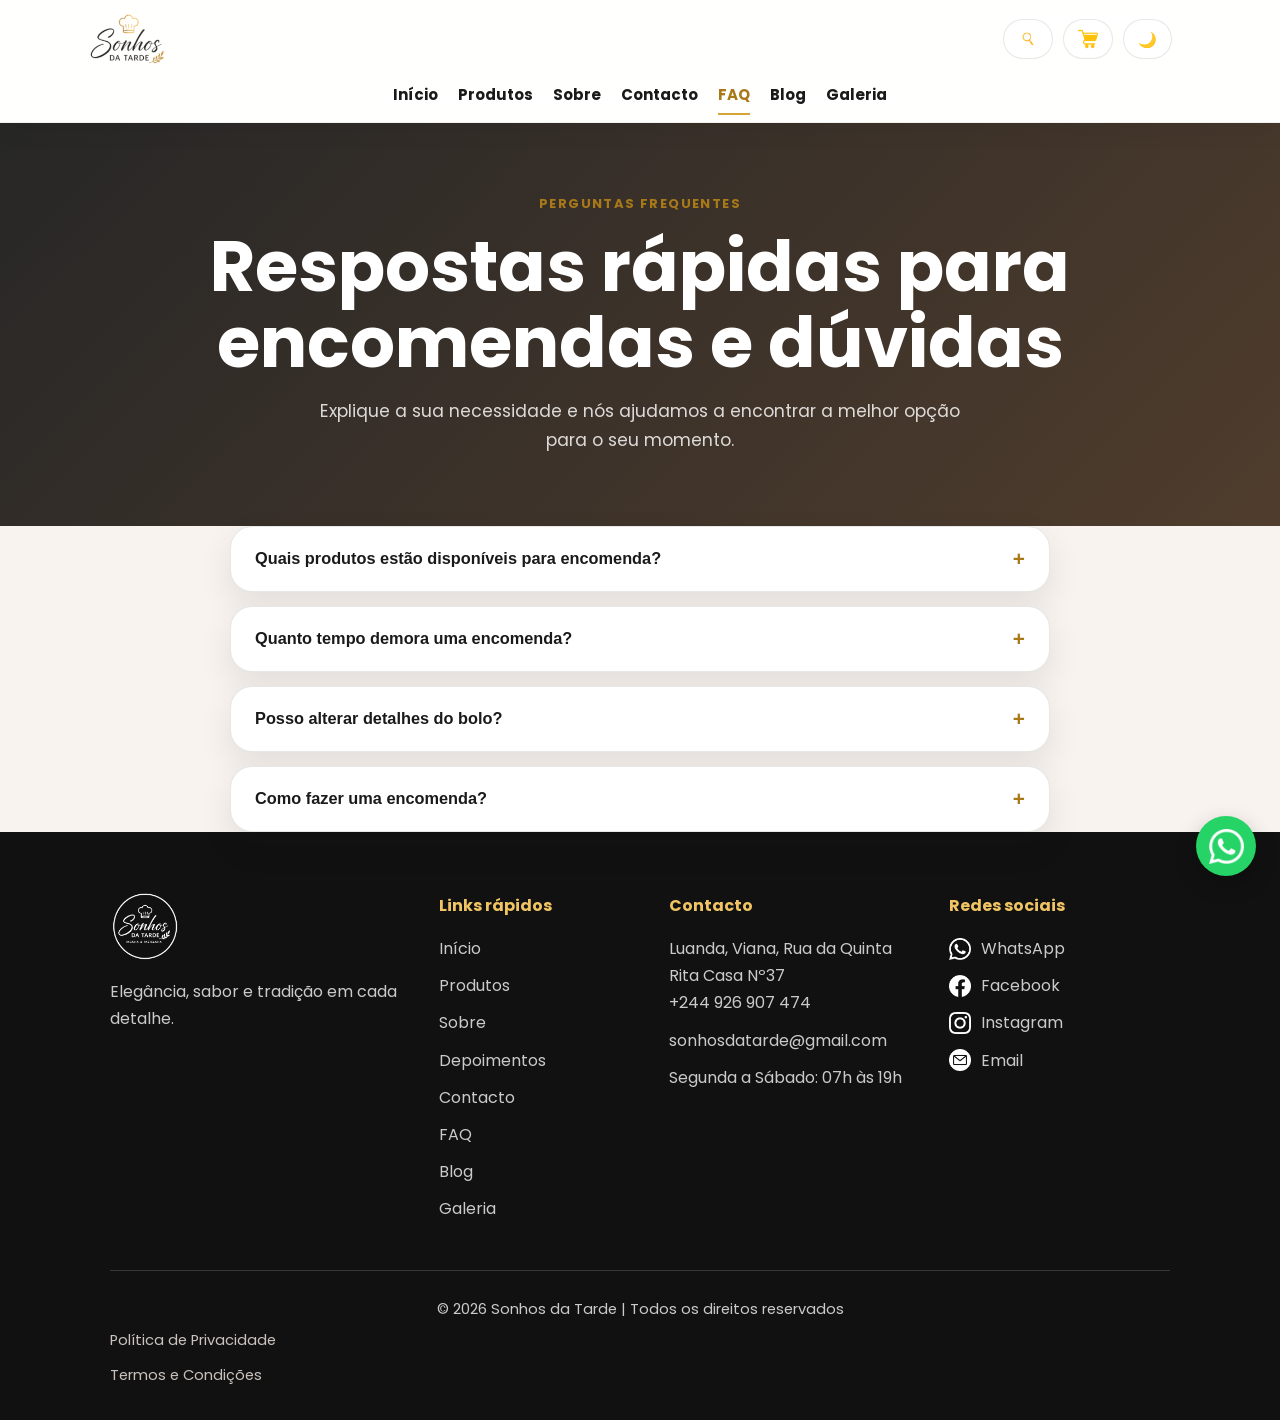
<file: faq.html>
<!DOCTYPE html>
<html lang="pt">
<head>
    <meta charset="UTF-8">
    <meta name="viewport" content="width=device-width, initial-scale=1.0">
    <script async src="https://www.googletagmanager.com/gtag/js?id=G-32Z9QGGYF3"></script>
    <script>
        window.dataLayer = window.dataLayer || [];
        function gtag(){dataLayer.push(arguments);}
        gtag('js', new Date());
        gtag('config', 'G-32Z9QGGYF3');
    </script>
    <title>FAQ | Sonhos da Tarde</title>
    <meta name="description" content="Perguntas frequentes sobre encomendas, disponibilidade, prazos e atendimento da Sonhos da Tarde.">
    <link rel="icon" href="assets/favicon.svg" type="image/svg+xml">
    <link rel="stylesheet" href="css/style.css">
</head>
<body>
    <a href="https://wa.me/244926907474" class="whatsapp" target="_blank" rel="noopener" aria-label="Encomendar pelo WhatsApp">
        <img src="assets/icones/whats.png" alt="WhatsApp" width="35" height="35">
    </a>

    <header class="header">
        <a href="index.html" class="logo-area" aria-label="Página inicial da Sonhos da Tarde">
            <img src="assets/imagens/logo.png" alt="Sonhos da Tarde" class="logo" width="75" height="75">
        </a>
        <div class="header-actions">
    <div class="search-wrapper" data-search>
        <button class="header-btn" type="button" data-search-toggle aria-label="Pesquisar produtos" aria-expanded="false">
            <img src="assets/icones/busca.png" alt="Pesquisar" width="20" height="20">
        </button>

        <div class="search-panel" role="search">
            <form data-search-form>
                <input type="search" placeholder="Procurar produtos" data-search-input aria-label="Pesquisar produtos">
            </form>
            <ul class="search-suggestions" data-search-suggestions></ul>
        </div>
    </div>
        <button class="menu-toggle" type="button" aria-label="Abrir menu" aria-expanded="false">
        <img src="assets/icones/abrir-menu.png" alt="Abrir menu" width="20" height="20">
        </button>

        <a href="checkout.html" class="cart-btn" aria-label="Carrinho de encomendas">
        <img src="assets/icones/carrinho-de-compras.png" alt="Carrinho" width="20" height="20">
        <span class="cart-badge" data-cart-count>0</span>
        </a>

        <button class="header-btn" type="button" data-theme-toggle aria-label="Alternar tema" aria-pressed="false">🌙</button>
    </div>
        <nav class="nav" aria-label="Navegação principal">
            <a href="index.html">Início</a>
            <a href="produtos.html">Produtos</a>
            <a href="sobre.html">Sobre</a>
            <a href="contacto.html">Contacto</a>
            <a href="faq.html" aria-current="page">FAQ</a>
            <a href="blog.html">Blog</a>
            <a href="galeria.html">Galeria</a>
        </nav>
    </header>

    <main>
        <section class="page-hero">
            <span class="mini-title">Perguntas frequentes</span>
            <h1>Respostas rápidas para encomendas e dúvidas</h1>
            <p>Explique a sua necessidade e nós ajudamos a encontrar a melhor opção para o seu momento.</p>
        </section>

        <section class="page-section">
            <div class="faq-list" data-faq>
                <article class="faq-item">
                    <button class="faq-question" type="button" aria-expanded="false">Quais produtos estão disponíveis para encomenda?</button>
                    <div class="faq-answer"><p>Bolos, doces, salgados, bolachas, mini bolos, tortas e pães, dependendo da disponibilidade da semana.</p></div>
                </article>
                <article class="faq-item">
                    <button class="faq-question" type="button" aria-expanded="false">Quanto tempo demora uma encomenda?</button>
                    <div class="faq-answer"><p>O prazo varia conforme o tipo de produto e a data pretendida. Recomendamos reservar com antecedência.</p></div>
                </article>
                <article class="faq-item">
                    <button class="faq-question" type="button" aria-expanded="false">Posso alterar detalhes do bolo?</button>
                    <div class="faq-answer"><p>Sim. Podem ser ajustados tema, cores, sabores e mensagens conforme a disponibilidade.</p></div>
                </article>
                <article class="faq-item">
                    <button class="faq-question" type="button" aria-expanded="false">Como fazer uma encomenda?</button>
                    <div class="faq-answer"><p>Para fazer uma encomenda, basta contactar-nos através do nosso número de WhatsApp ou email, indicando o produto desejado e a data pretendida.</p></div>
                </article>
            </div>
        </section>
    </main>

    <footer class="footer">
        <div class="footer-container">
            <div class="footer-logo">
                <img src="assets/imagens/logo_branco.png" alt="Sonhos da Tarde" width="70" height="70" loading="lazy" decoding="async">
                <p>Elegância, sabor e tradição em cada detalhe.</p>
            </div>

            <div class="footer-links">
                <h3>Links rápidos</h3>
                <a href="index.html">Início</a>
                <a href="produtos.html">Produtos</a>
                <a href="sobre.html">Sobre</a>
                <a href="depoimentos.html">Depoimentos</a>
                <a href="contacto.html">Contacto</a>
                <a href="faq.html">FAQ</a>
                <a href="blog.html">Blog</a>
                <a href="galeria.html">Galeria</a>
            </div>

            <div class="footer-contact">
                <h3>Contacto</h3>
                <p>Luanda, Viana, Rua da Quinta Rita Casa Nº37</p>
                <p><a href="tel:+244926907474">+244 926 907 474</a></p>
                <p><a href="mailto:sonhosdatarde@gmail.com">sonhosdatarde@gmail.com</a></p>
                <p>Segunda a Sábado: 07h às 19h</p>
            </div>

            <div class="footer-social">
                <h3>Redes sociais</h3>
                <a href="https://wa.me/244926907474" target="_blank" rel="noopener">
                    <img src="assets/icones/whats.png" alt="" width="22" height="22"> WhatsApp
                </a>
                <a href="https://www.facebook.com/share/17fiMN3oWg/" target="_blank" rel="noopener">
                    <img src="assets/icones/face.png" alt="" width="22" height="22"> Facebook
                </a>
                <a href="https://www.instagram.com/sonhosdatarde?igsh=MTFubzRjdTg0cDd6eQ==" target="_blank" rel="noopener">
                    <img src="assets/icones/insta.png" alt="" width="22" height="22"> Instagram
                </a>
                <a href="mailto:sonhosdatarde@gmail.com">
                    <img src="assets/icones/email.png" alt="" width="22" height="22"> Email
                </a>
            </div>
        </div>

        <div class="footer-bottom">
        <p>&copy; 2026 Sonhos da Tarde | Todos os direitos reservados</p>        
        <p>
        <a href="politica.html">Política de Privacidade</a><a href="termos.html">Termos e Condições</a>
        </p>
        </div>
    </footer>

    <button class="scroll-top-btn" type="button" data-scroll-top aria-label="Voltar ao topo">↑</button>
    <script type="module" src="js/main.js"></script>
</body>
</html>
</file>
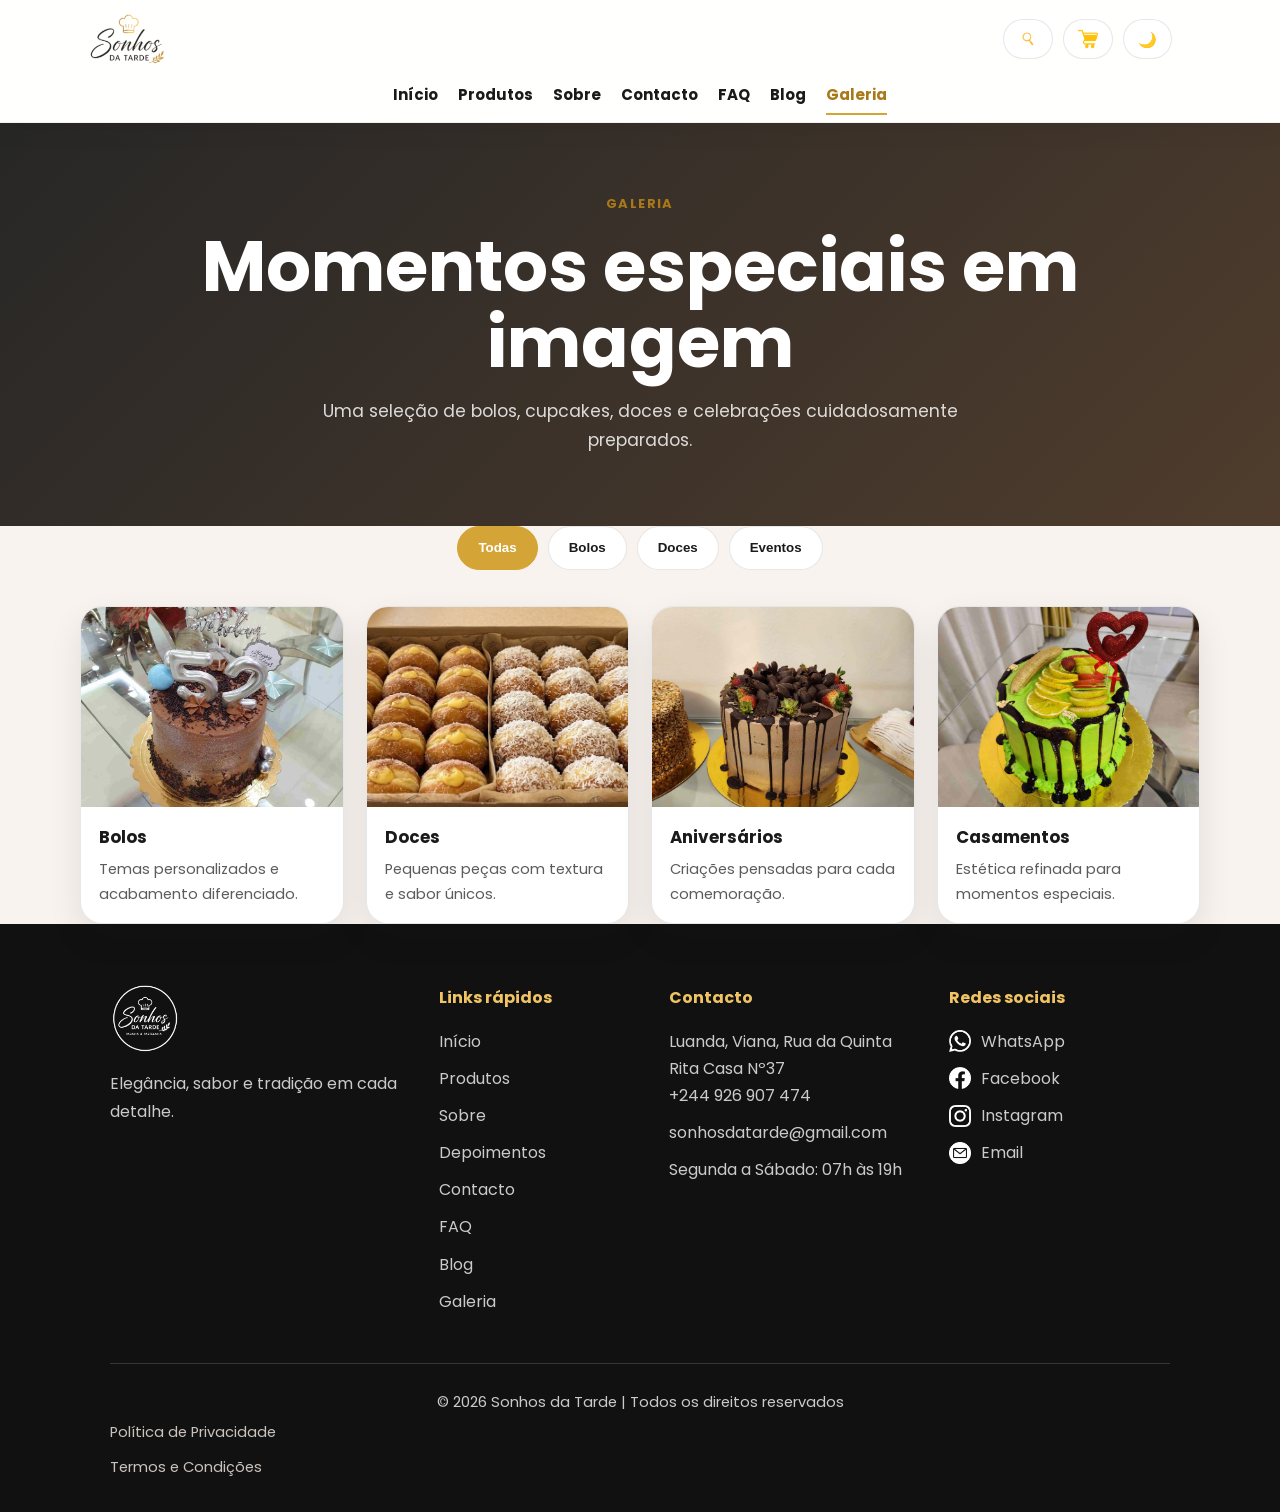
<file: galeria.html>
<!DOCTYPE html>
<html lang="pt">
<head>
    <meta charset="UTF-8">
    <meta name="viewport" content="width=device-width, initial-scale=1.0">
    <script async src="https://www.googletagmanager.com/gtag/js?id=G-32Z9QGGYF3"></script>
    <script>
        window.dataLayer = window.dataLayer || [];
        function gtag(){dataLayer.push(arguments);}
        gtag('js', new Date());
        gtag('config', 'G-32Z9QGGYF3');
    </script>
    <title>Galeria | Sonhos da Tarde</title>
    <meta name="description" content="Explore a galeria da Sonhos da Tarde com bolos, cupcakes, doces e celebrações especiais.">
    <link rel="icon" href="assets/favicon.svg" type="image/svg+xml">
    <link rel="stylesheet" href="css/style.css">
</head>
<body>
    <header class="header">
        <a href="index.html" class="logo-area" aria-label="Página inicial da Sonhos da Tarde">
            <img src="assets/imagens/logo.png" alt="Sonhos da Tarde" class="logo" width="75" height="75">
        </a>
        <div class="header-actions">
    <div class="search-wrapper" data-search>
        <button class="header-btn" type="button" data-search-toggle aria-label="Pesquisar produtos" aria-expanded="false">
            <img src="assets/icones/busca.png" alt="Pesquisar" width="20" height="20">
        </button>

        <div class="search-panel" role="search">
            <form data-search-form>
                <input type="search" placeholder="Procurar produtos" data-search-input aria-label="Pesquisar produtos">
            </form>
            <ul class="search-suggestions" data-search-suggestions></ul>
        </div>
    </div>
        <button class="menu-toggle" type="button" aria-label="Abrir menu" aria-expanded="false">
        <img src="assets/icones/abrir-menu.png" alt="Abrir menu" width="20" height="20">
        </button>

        <a href="checkout.html" class="cart-btn" aria-label="Carrinho de encomendas">
        <img src="assets/icones/carrinho-de-compras.png" alt="Carrinho" width="20" height="20">
        <span class="cart-badge" data-cart-count>0</span>
        </a>

        <button class="header-btn" type="button" data-theme-toggle aria-label="Alternar tema" aria-pressed="false">🌙</button>
    </div>
        <nav class="nav" aria-label="Navegação principal">
            <a href="index.html">Início</a>
            <a href="produtos.html">Produtos</a>
            <a href="sobre.html">Sobre</a>
            <a href="contacto.html">Contacto</a>
            <a href="faq.html">FAQ</a>
            <a href="blog.html">Blog</a>
            <a href="galeria.html" aria-current="page">Galeria</a>
        </nav>
    </header>

    <main>
        <section class="page-hero">
            <span class="mini-title">Galeria</span>
            <h1>Momentos especiais em imagem</h1>
            <p>Uma seleção de bolos, cupcakes, doces e celebrações cuidadosamente preparados.</p>
        </section>

        <section class="page-section">
            <div class="gallery-filters" role="toolbar" aria-label="Filtrar galeria">
                <button class="btn btn-outline-dark active" data-gallery-filter="all" type="button">Todas</button>
                <button class="btn btn-outline-dark" data-gallery-filter="bolos" type="button">Bolos</button>
                <button class="btn btn-outline-dark" data-gallery-filter="doces" type="button">Doces</button>
                <button class="btn btn-outline-dark" data-gallery-filter="eventos" type="button">Eventos</button>
            </div>
            <div class="gallery-grid">
                <article class="gallery-card" data-gallery-item="bolos"><img src="assets/imagens/bolo-aniversario.jpg" alt="Bolo de aniversário"><div class="gallery-card-content"><h3>Bolos</h3><p>Temas personalizados e acabamento diferenciado.</p></div></article>
                <article class="gallery-card" data-gallery-item="doces"><img src="assets/imagens/bola-berlim.jpg" alt="Bolas de Berlim"><div class="gallery-card-content"><h3>Doces</h3><p>Pequenas peças com textura e sabor únicos.</p></div></article>
                <article class="gallery-card" data-gallery-item="eventos"><img src="assets/imagens/bolo-chocolate-1.jpg" alt="Decoração de bolo para evento"><div class="gallery-card-content"><h3>Aniversários</h3><p>Criações pensadas para cada comemoração.</p></div></article>
                <article class="gallery-card" data-gallery-item="bolos"><img src="assets/imagens/bolo-tematico-3.jpg" alt="Bolo temático"><div class="gallery-card-content"><h3>Casamentos</h3><p>Estética refinada para momentos especiais.</p></div></article>
            </div>
        </section>
    </main>

    <footer class="footer">
        <div class="footer-container">
            <div class="footer-logo">
                <img src="assets/imagens/logo_branco.png" alt="Sonhos da Tarde" width="70" height="70" loading="lazy" decoding="async">
                <p>Elegância, sabor e tradição em cada detalhe.</p>
            </div>

            <div class="footer-links">
                <h3>Links rápidos</h3>
                <a href="index.html">Início</a>
                <a href="produtos.html">Produtos</a>
                <a href="sobre.html">Sobre</a>
                <a href="depoimentos.html">Depoimentos</a>
                <a href="contacto.html">Contacto</a>
                <a href="faq.html">FAQ</a>
                <a href="blog.html">Blog</a>
                <a href="galeria.html">Galeria</a>
            </div>

            <div class="footer-contact">
                <h3>Contacto</h3>
                <p>Luanda, Viana, Rua da Quinta Rita Casa Nº37</p>
                <p><a href="tel:+244926907474">+244 926 907 474</a></p>
                <p><a href="mailto:sonhosdatarde@gmail.com">sonhosdatarde@gmail.com</a></p>
                <p>Segunda a Sábado: 07h às 19h</p>
            </div>

            <div class="footer-social">
                <h3>Redes sociais</h3>
                <a href="https://wa.me/244926907474" target="_blank" rel="noopener">
                    <img src="assets/icones/whats.png" alt="" width="22" height="22"> WhatsApp
                </a>
                <a href="https://www.facebook.com/share/17fiMN3oWg/" target="_blank" rel="noopener">
                    <img src="assets/icones/face.png" alt="" width="22" height="22"> Facebook
                </a>
                <a href="https://www.instagram.com/sonhosdatarde?igsh=MTFubzRjdTg0cDd6eQ==" target="_blank" rel="noopener">
                    <img src="assets/icones/insta.png" alt="" width="22" height="22"> Instagram
                </a>
                <a href="mailto:sonhosdatarde@gmail.com">
                    <img src="assets/icones/email.png" alt="" width="22" height="22"> Email
                </a>
            </div>
        </div>

    <div class="footer-bottom">
    <p>&copy; 2026 Sonhos da Tarde | Todos os direitos reservados</p>        
    <p>
       <a href="politica.html">Política de Privacidade</a><a href="termos.html">Termos e Condições</a>
    </p>
    </div>
    </footer>
    <button class="scroll-top-btn" type="button" data-scroll-top aria-label="Voltar ao topo">↑</button>
    <script type="module" src="js/main.js"></script>
</body>
</html>
</file>
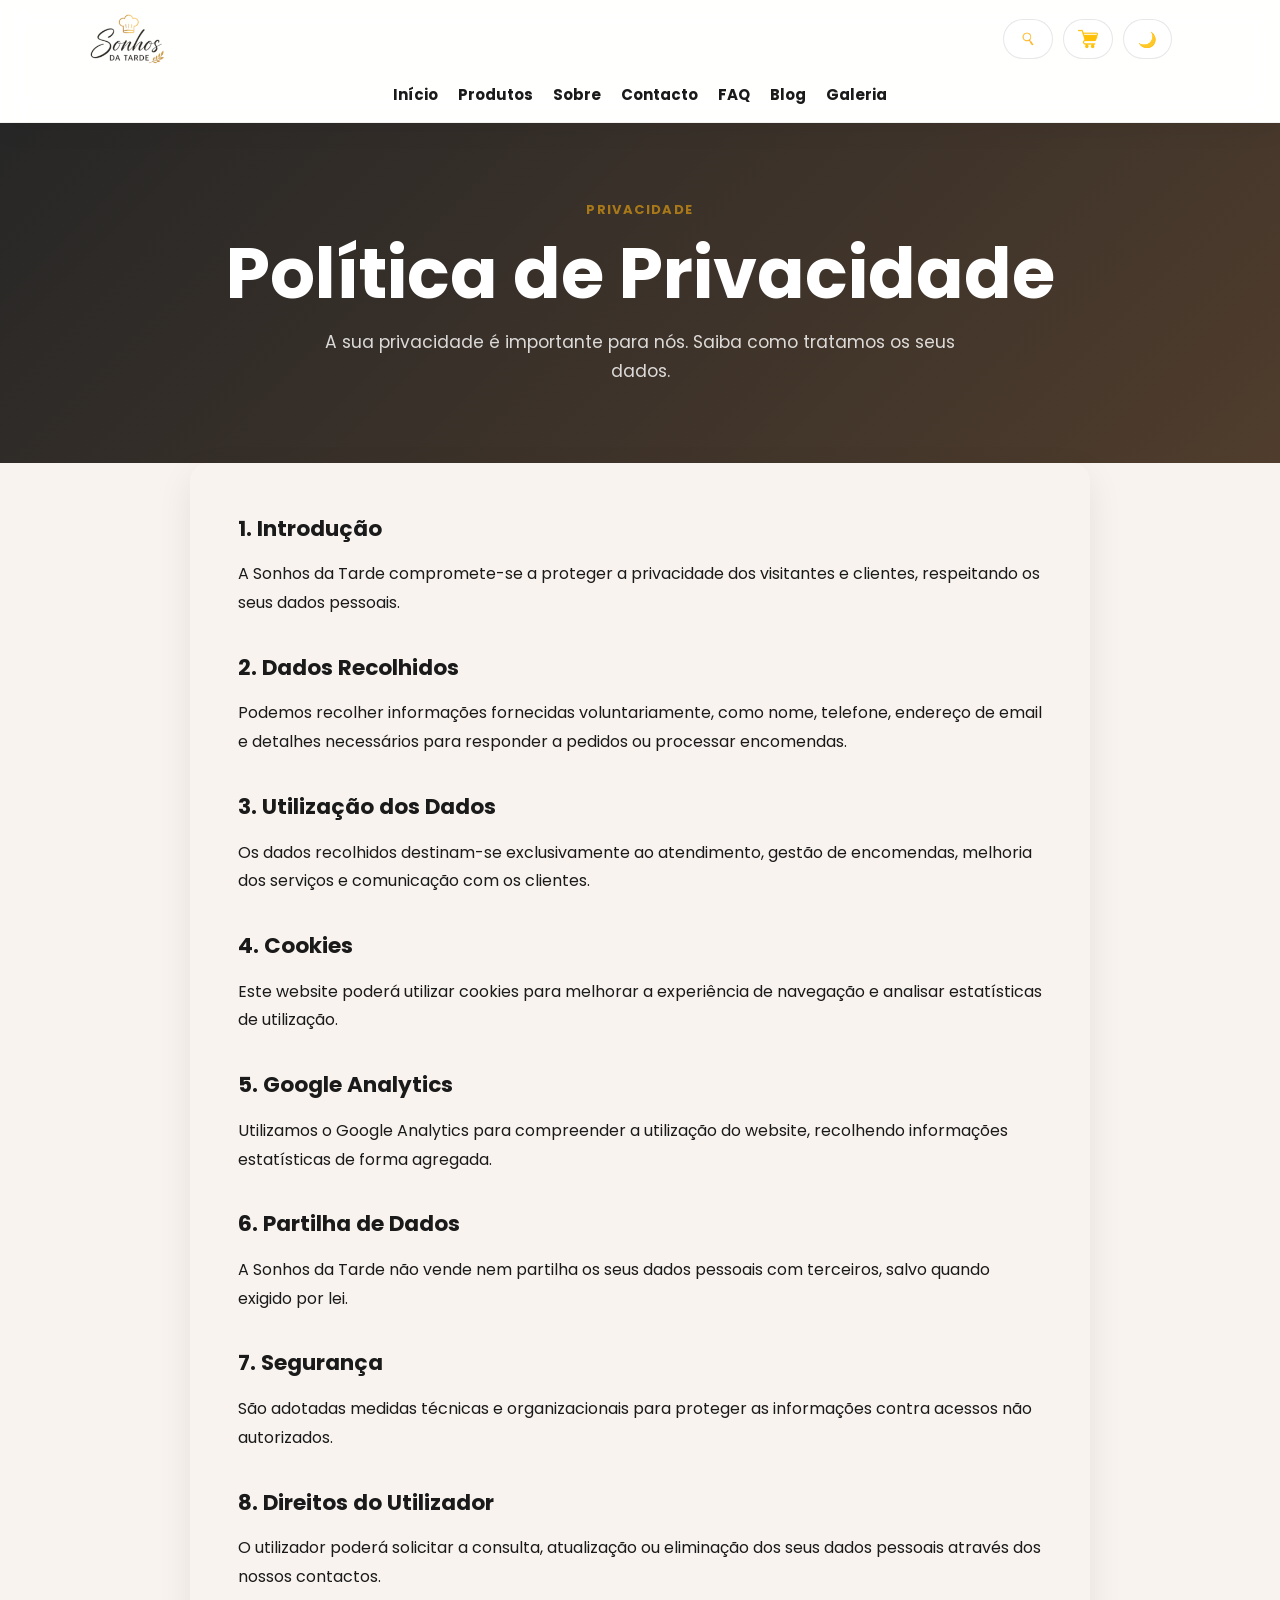
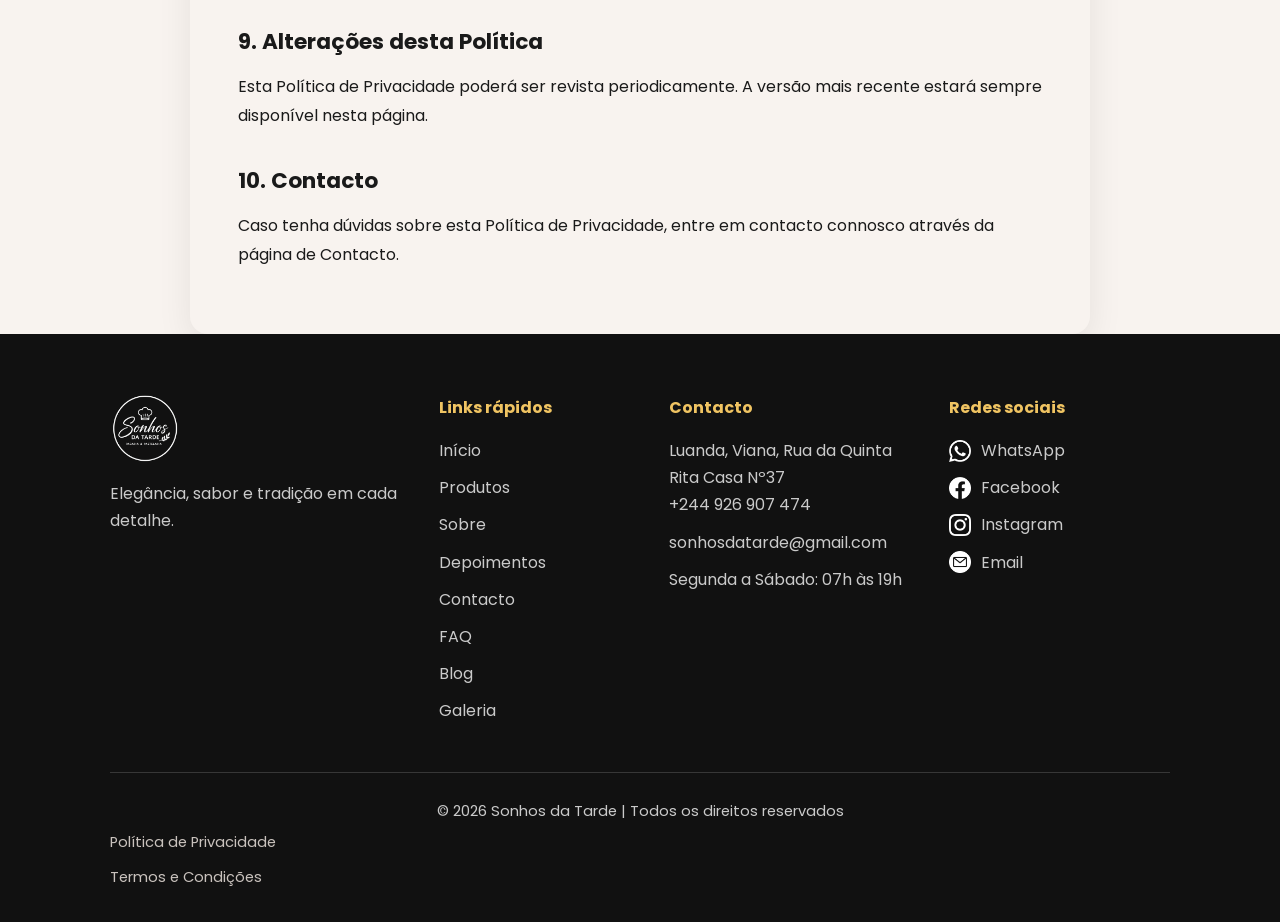
<file: politica.html>
<!DOCTYPE html>
<html lang="pt">
<head>
    <meta charset="UTF-8">
    <meta name="viewport" content="width=device-width, initial-scale=1.0">
    <script async src="https://www.googletagmanager.com/gtag/js?id=G-32Z9QGGYF3"></script>
    <script>
        window.dataLayer = window.dataLayer || [];
        function gtag(){dataLayer.push(arguments);}
        gtag('js', new Date());
        gtag('config', 'G-32Z9QGGYF3');
    </script>
    <title>Galeria | Sonhos da Tarde</title>
    <meta name="description" content="Explore a galeria da Sonhos da Tarde com bolos, cupcakes, doces e celebrações especiais.">
    <link rel="icon" href="assets/favicon.svg" type="image/svg+xml">
    <link rel="stylesheet" href="css/style.css">
</head>
<body>
    <header class="header">
        <a href="index.html" class="logo-area" aria-label="Página inicial da Sonhos da Tarde">
            <img src="assets/imagens/logo.png" alt="Sonhos da Tarde" class="logo" width="75" height="75">
        </a>
        <div class="header-actions">
    <div class="search-wrapper" data-search>
        <button class="header-btn" type="button" data-search-toggle aria-label="Pesquisar produtos" aria-expanded="false">
            <img src="assets/icones/busca.png" alt="Pesquisar" width="20" height="20">
        </button>

        <div class="search-panel" role="search">
            <form data-search-form>
                <input type="search" placeholder="Procurar produtos" data-search-input aria-label="Pesquisar produtos">
            </form>
            <ul class="search-suggestions" data-search-suggestions></ul>
        </div>
    </div>
        <button class="menu-toggle" type="button" aria-label="Abrir menu" aria-expanded="false">
        <img src="assets/icones/abrir-menu.png" alt="Abrir menu" width="20" height="20">
        </button>

        <a href="checkout.html" class="cart-btn" aria-label="Carrinho de encomendas">
        <img src="assets/icones/carrinho-de-compras.png" alt="Carrinho" width="20" height="20">
        <span class="cart-badge" data-cart-count>0</span>
        </a>

        <button class="header-btn" type="button" data-theme-toggle aria-label="Alternar tema" aria-pressed="false">🌙</button>
    </div>
        <nav class="nav" aria-label="Navegação principal">
            <a href="index.html">Início</a>
            <a href="produtos.html">Produtos</a>
            <a href="sobre.html">Sobre</a>
            <a href="contacto.html">Contacto</a>
            <a href="faq.html">FAQ</a>
            <a href="blog.html">Blog</a>
            <a href="galeria.html">Galeria</a>
        </nav>
    </header>

    <main>
    <section class="page-hero">
        <span class="mini-title">Privacidade</span>
        <h1>Política de Privacidade</h1>
        <p>A sua privacidade é importante para nós. Saiba como tratamos os seus dados.</p>
    </section>

    <section class="page-section">
        <article class="legal-content">

            <h2>1. Introdução</h2>
            <p>
                A Sonhos da Tarde compromete-se a proteger a privacidade dos visitantes
                e clientes, respeitando os seus dados pessoais.
            </p>

            <h2>2. Dados Recolhidos</h2>
            <p>
                Podemos recolher informações fornecidas voluntariamente,
                como nome, telefone, endereço de email e detalhes necessários
                para responder a pedidos ou processar encomendas.
            </p>

            <h2>3. Utilização dos Dados</h2>
            <p>
                Os dados recolhidos destinam-se exclusivamente ao atendimento,
                gestão de encomendas, melhoria dos serviços e comunicação com os clientes.
            </p>

            <h2>4. Cookies</h2>
            <p>
                Este website poderá utilizar cookies para melhorar a experiência
                de navegação e analisar estatísticas de utilização.
            </p>

            <h2>5. Google Analytics</h2>
            <p>
                Utilizamos o Google Analytics para compreender a utilização do website,
                recolhendo informações estatísticas de forma agregada.
            </p>

            <h2>6. Partilha de Dados</h2>
            <p>
                A Sonhos da Tarde não vende nem partilha os seus dados pessoais
                com terceiros, salvo quando exigido por lei.
            </p>

            <h2>7. Segurança</h2>
            <p>
                São adotadas medidas técnicas e organizacionais para proteger
                as informações contra acessos não autorizados.
            </p>

            <h2>8. Direitos do Utilizador</h2>
            <p>
                O utilizador poderá solicitar a consulta, atualização ou eliminação
                dos seus dados pessoais através dos nossos contactos.
            </p>

            <h2>9. Alterações desta Política</h2>
            <p>
                Esta Política de Privacidade poderá ser revista periodicamente.
                A versão mais recente estará sempre disponível nesta página.
            </p>

            <h2>10. Contacto</h2>
            <p>
                Caso tenha dúvidas sobre esta Política de Privacidade,
                entre em contacto connosco através da página de Contacto.
            </p>

        </article>
    </section>
</main>

    <footer class="footer">
        <div class="footer-container">
            <div class="footer-logo">
                <img src="assets/imagens/logo_branco.png" alt="Sonhos da Tarde" width="70" height="70" loading="lazy" decoding="async">
                <p>Elegância, sabor e tradição em cada detalhe.</p>
            </div>

            <div class="footer-links">
                <h3>Links rápidos</h3>
                <a href="index.html">Início</a>
                <a href="produtos.html">Produtos</a>
                <a href="sobre.html">Sobre</a>
                <a href="depoimentos.html">Depoimentos</a>
                <a href="contacto.html">Contacto</a>
                <a href="faq.html">FAQ</a>
                <a href="blog.html">Blog</a>
                <a href="galeria.html">Galeria</a>
            </div>

            <div class="footer-contact">
                <h3>Contacto</h3>
                <p>Luanda, Viana, Rua da Quinta Rita Casa Nº37</p>
                <p><a href="tel:+244926907474">+244 926 907 474</a></p>
                <p><a href="mailto:sonhosdatarde@gmail.com">sonhosdatarde@gmail.com</a></p>
                <p>Segunda a Sábado: 07h às 19h</p>
            </div>

            <div class="footer-social">
                <h3>Redes sociais</h3>
                <a href="https://wa.me/244926907474" target="_blank" rel="noopener">
                    <img src="assets/icones/whats.png" alt="" width="22" height="22"> WhatsApp
                </a>
                <a href="https://www.facebook.com/share/17fiMN3oWg/" target="_blank" rel="noopener">
                    <img src="assets/icones/face.png" alt="" width="22" height="22"> Facebook
                </a>
                <a href="https://www.instagram.com/sonhosdatarde?igsh=MTFubzRjdTg0cDd6eQ==" target="_blank" rel="noopener">
                    <img src="assets/icones/insta.png" alt="" width="22" height="22"> Instagram
                </a>
                <a href="mailto:sonhosdatarde@gmail.com">
                    <img src="assets/icones/email.png" alt="" width="22" height="22"> Email
                </a>
            </div>
        </div>

        <div class="footer-bottom">
        <p>&copy; 2026 Sonhos da Tarde | Todos os direitos reservados</p>        
        <p>
        <a href="politica.html">Política de Privacidade</a><a href="termos.html">Termos e Condições</a>
        </p>
        </div>
    </footer>
    <button class="scroll-top-btn" type="button" data-scroll-top aria-label="Voltar ao topo">↑</button>
    <script type="module" src="js/main.js"></script>
</body>
</html>
</file>
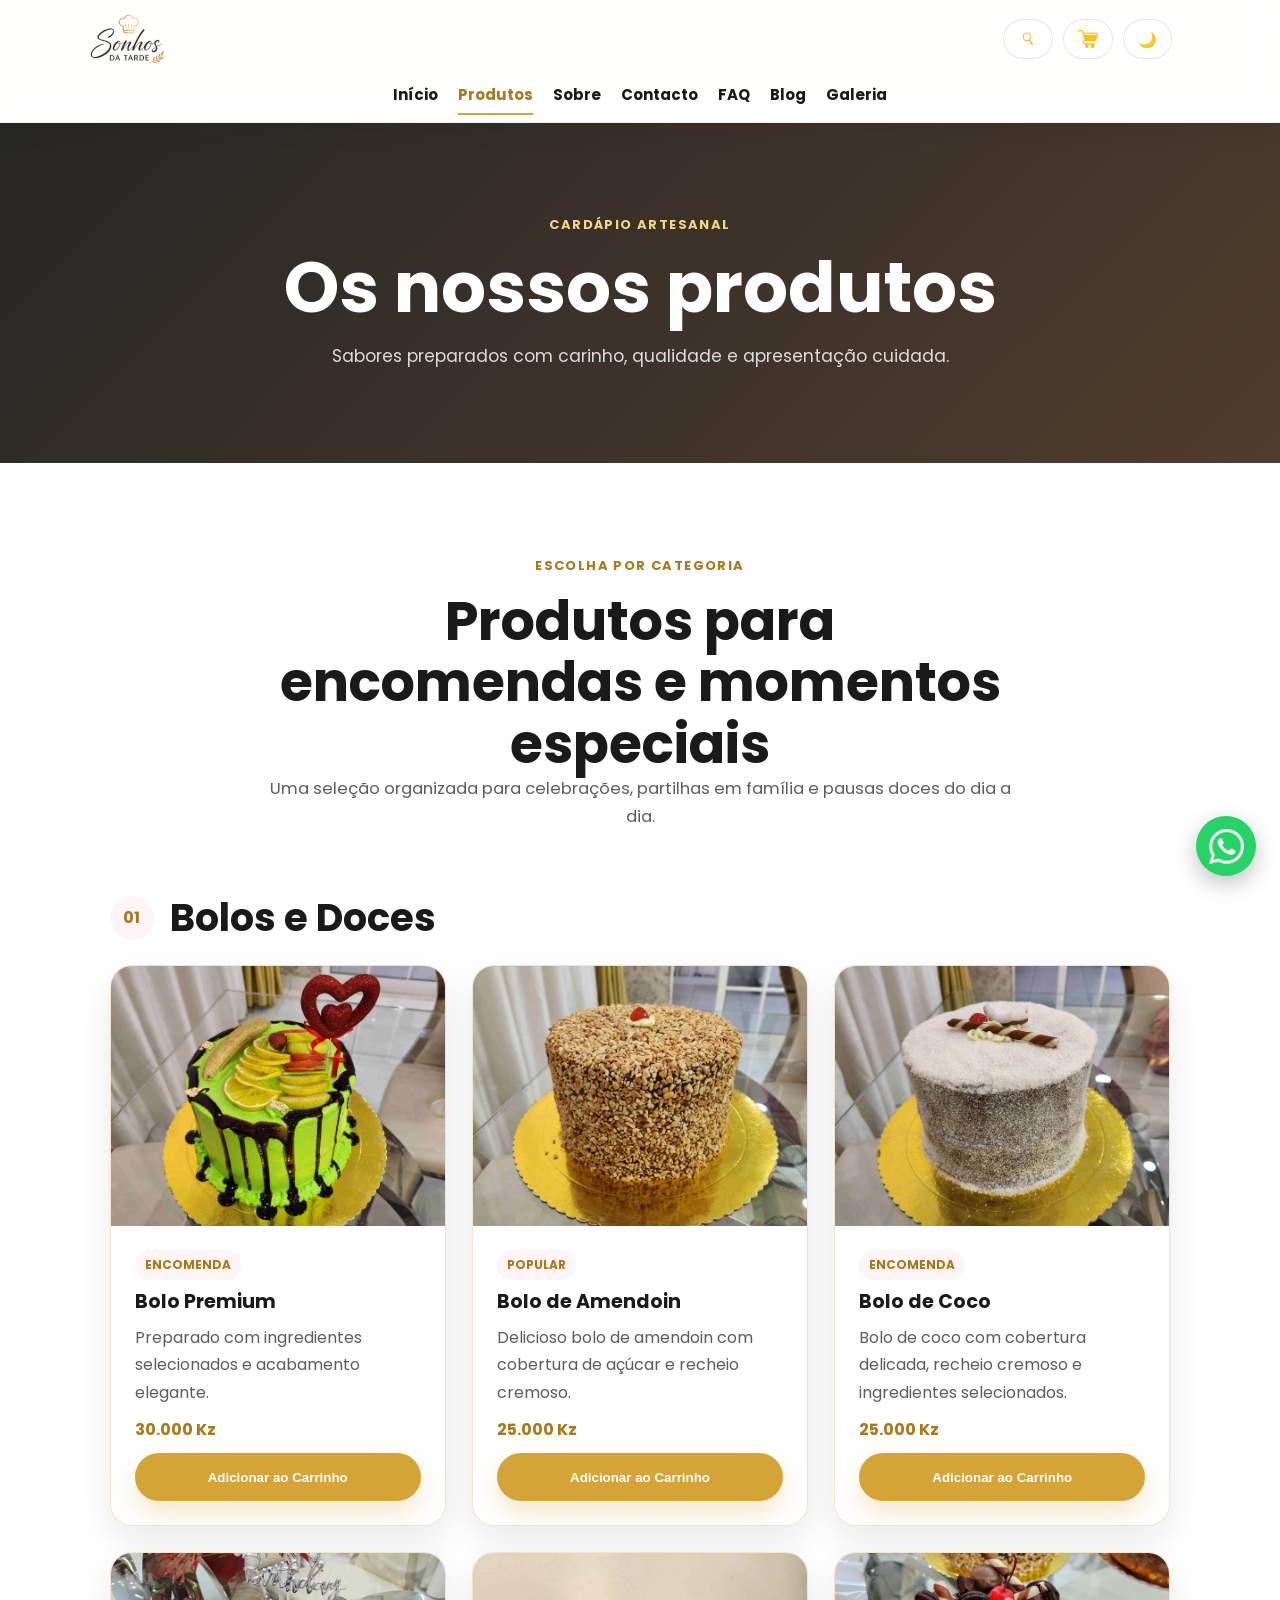
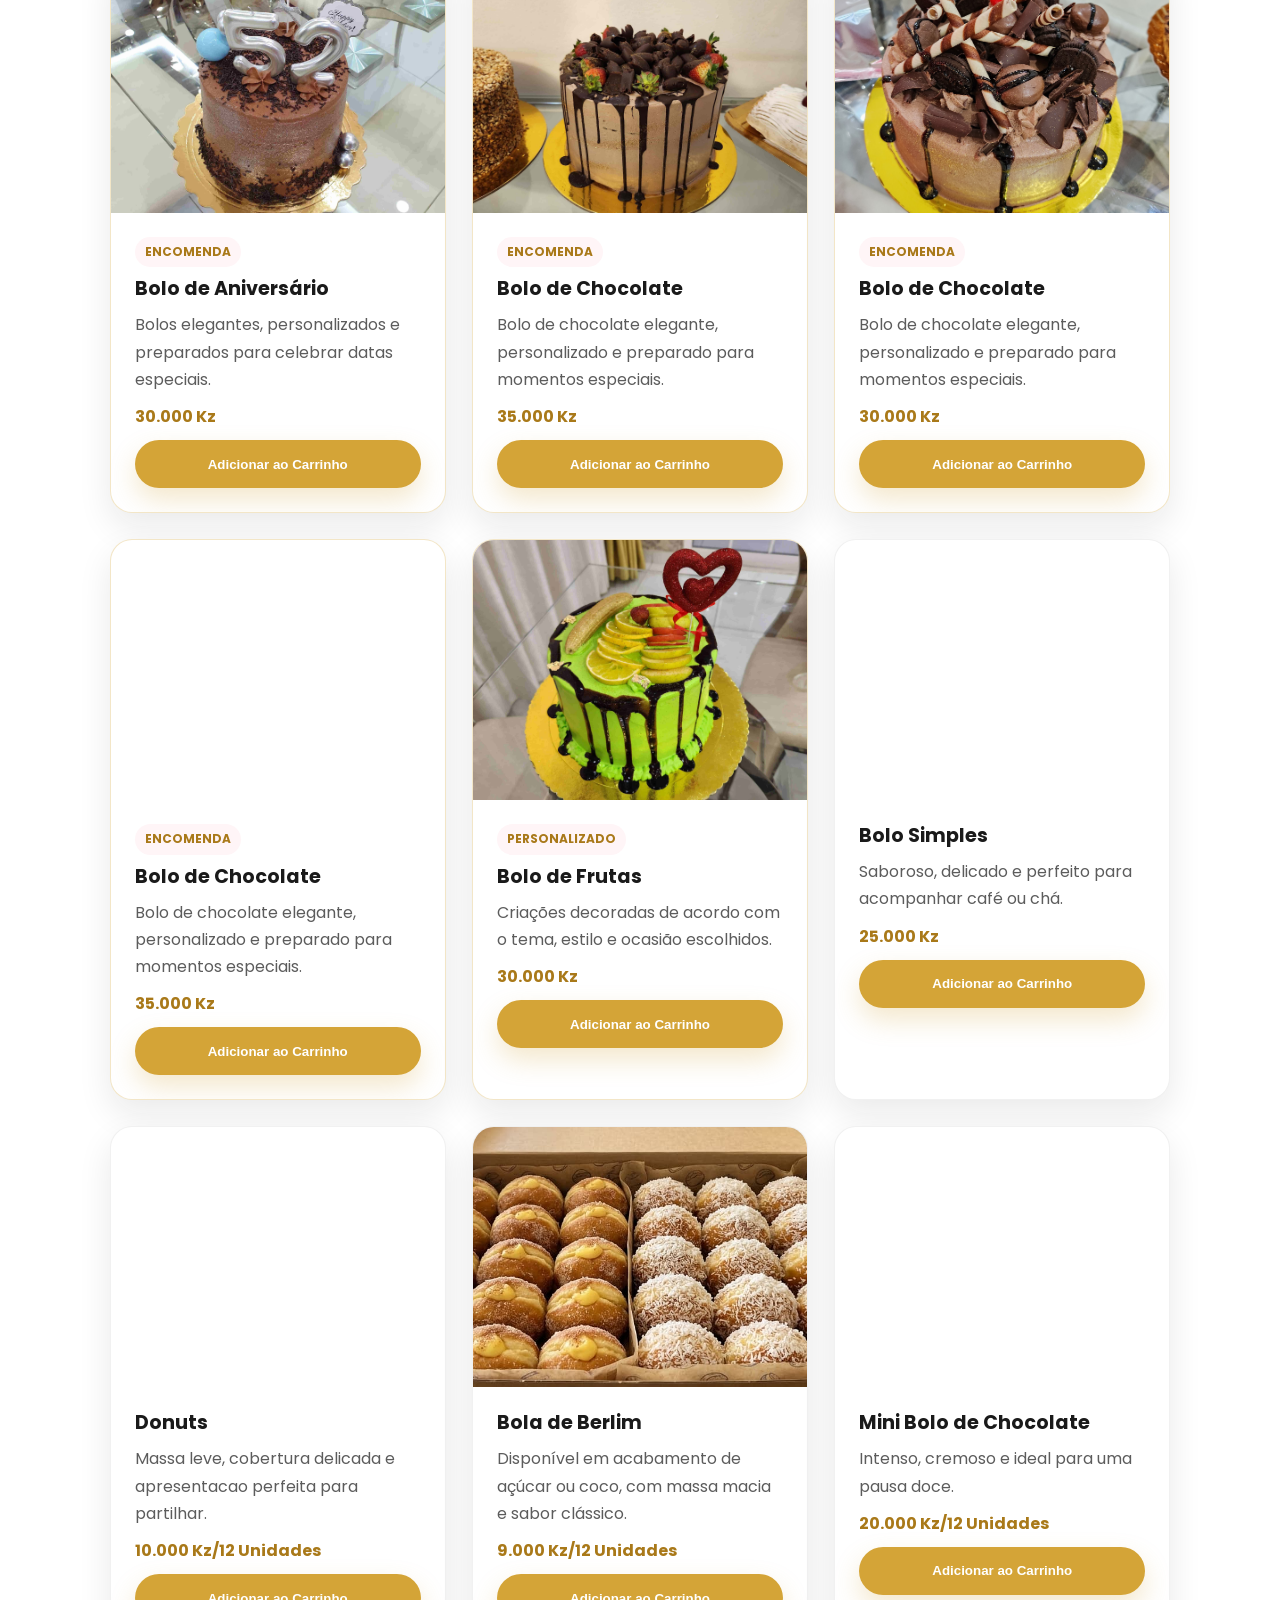
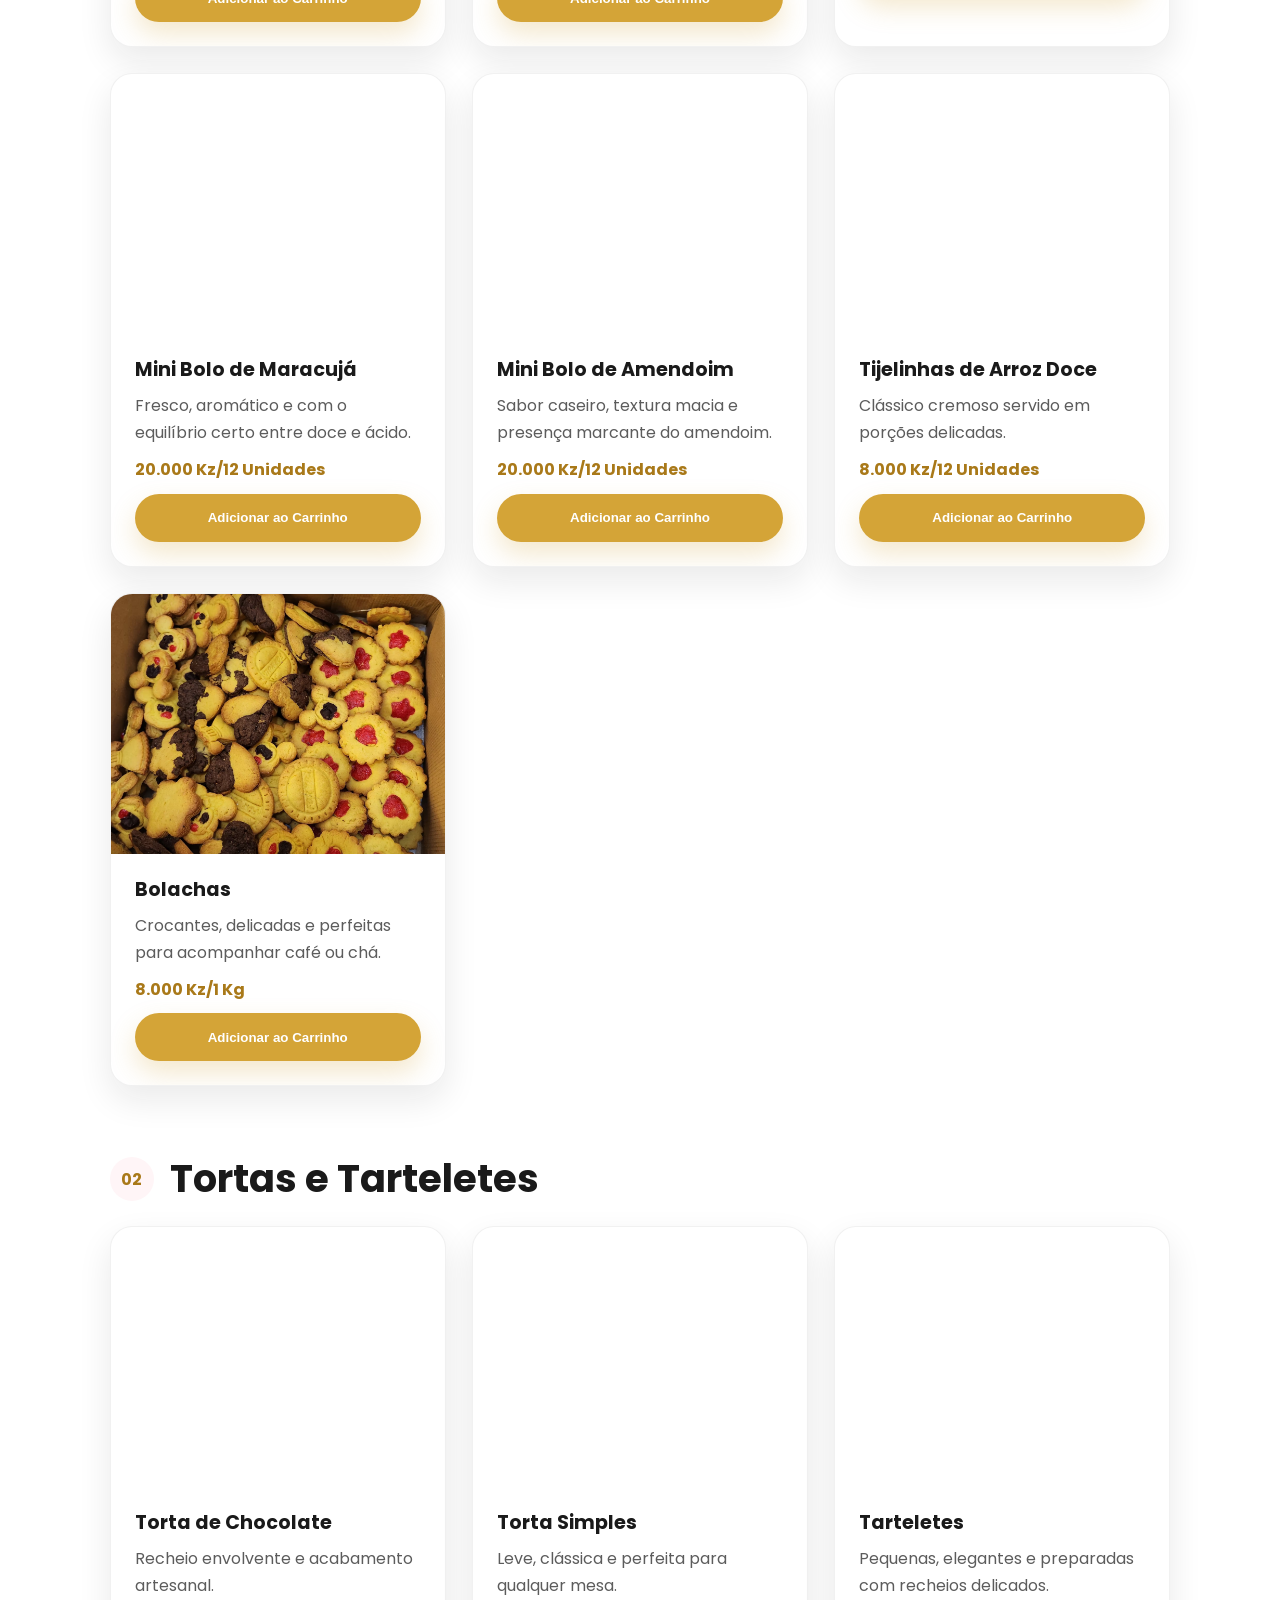
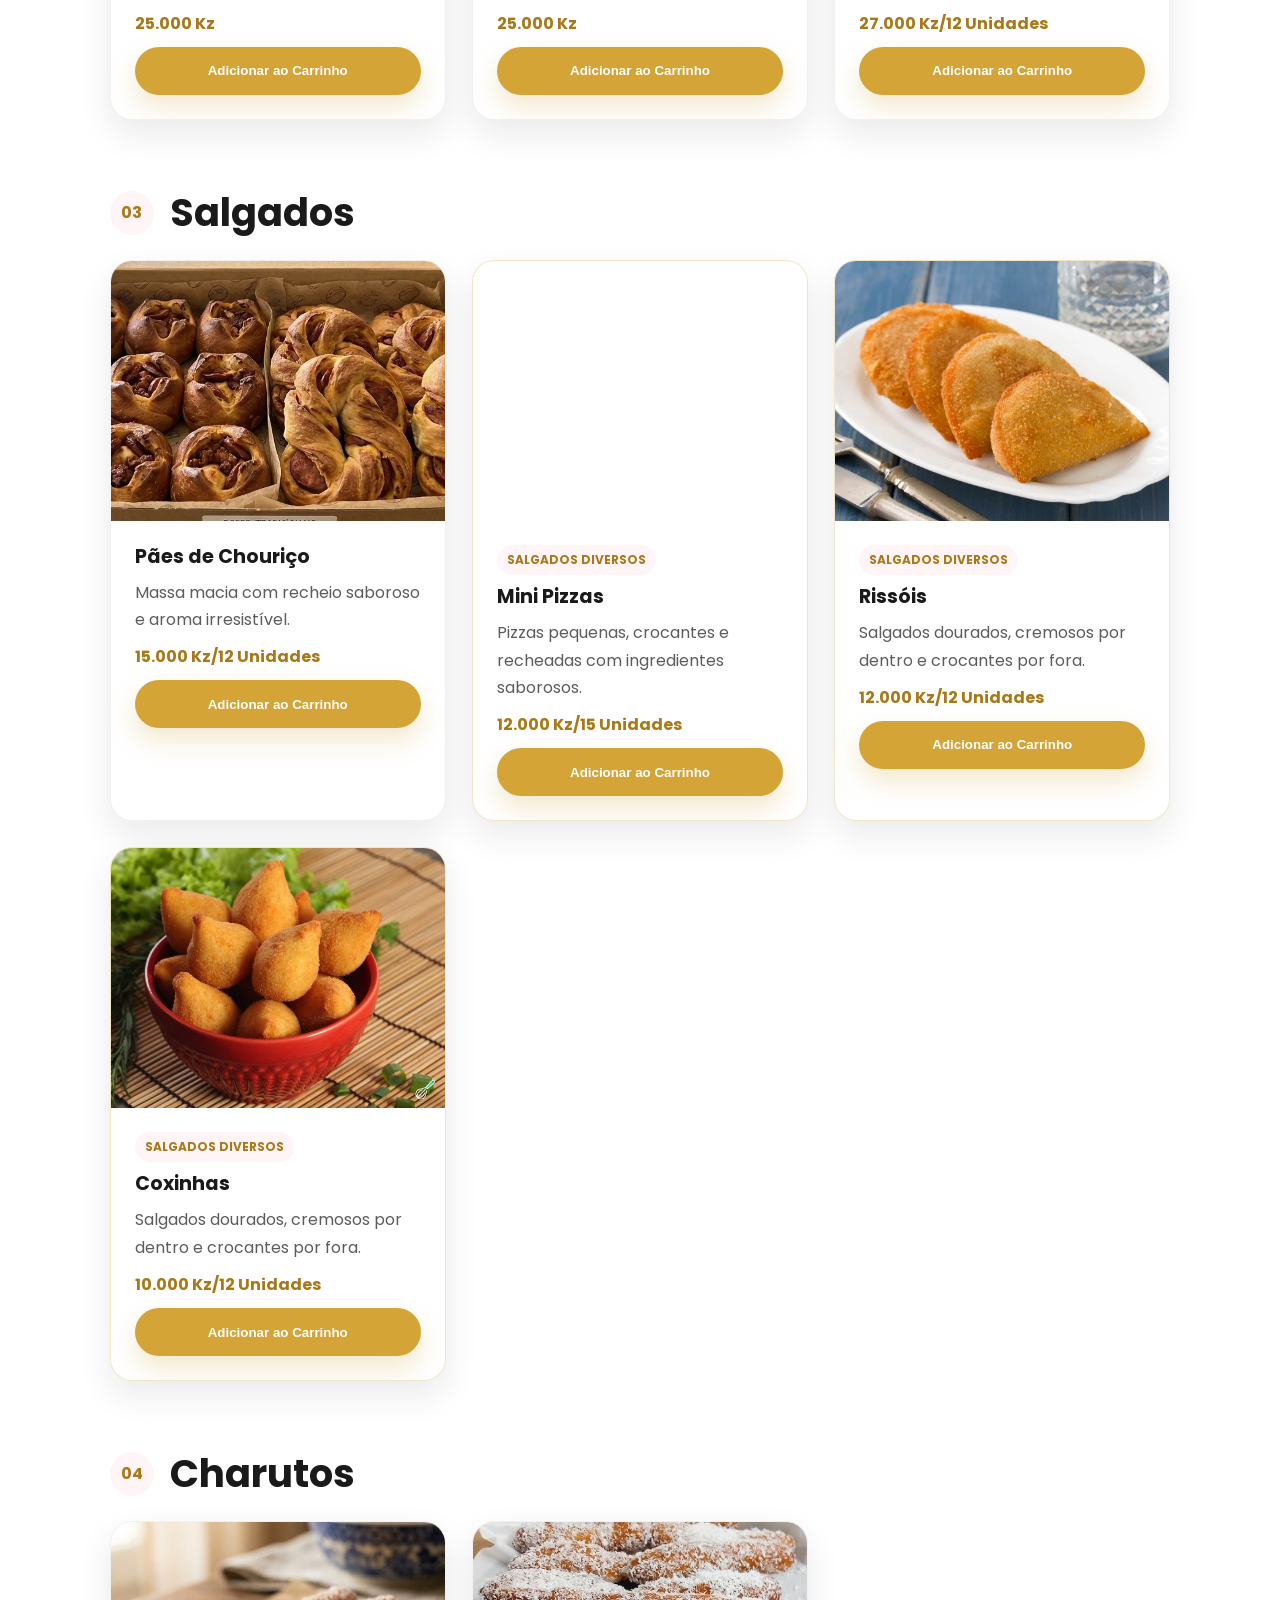
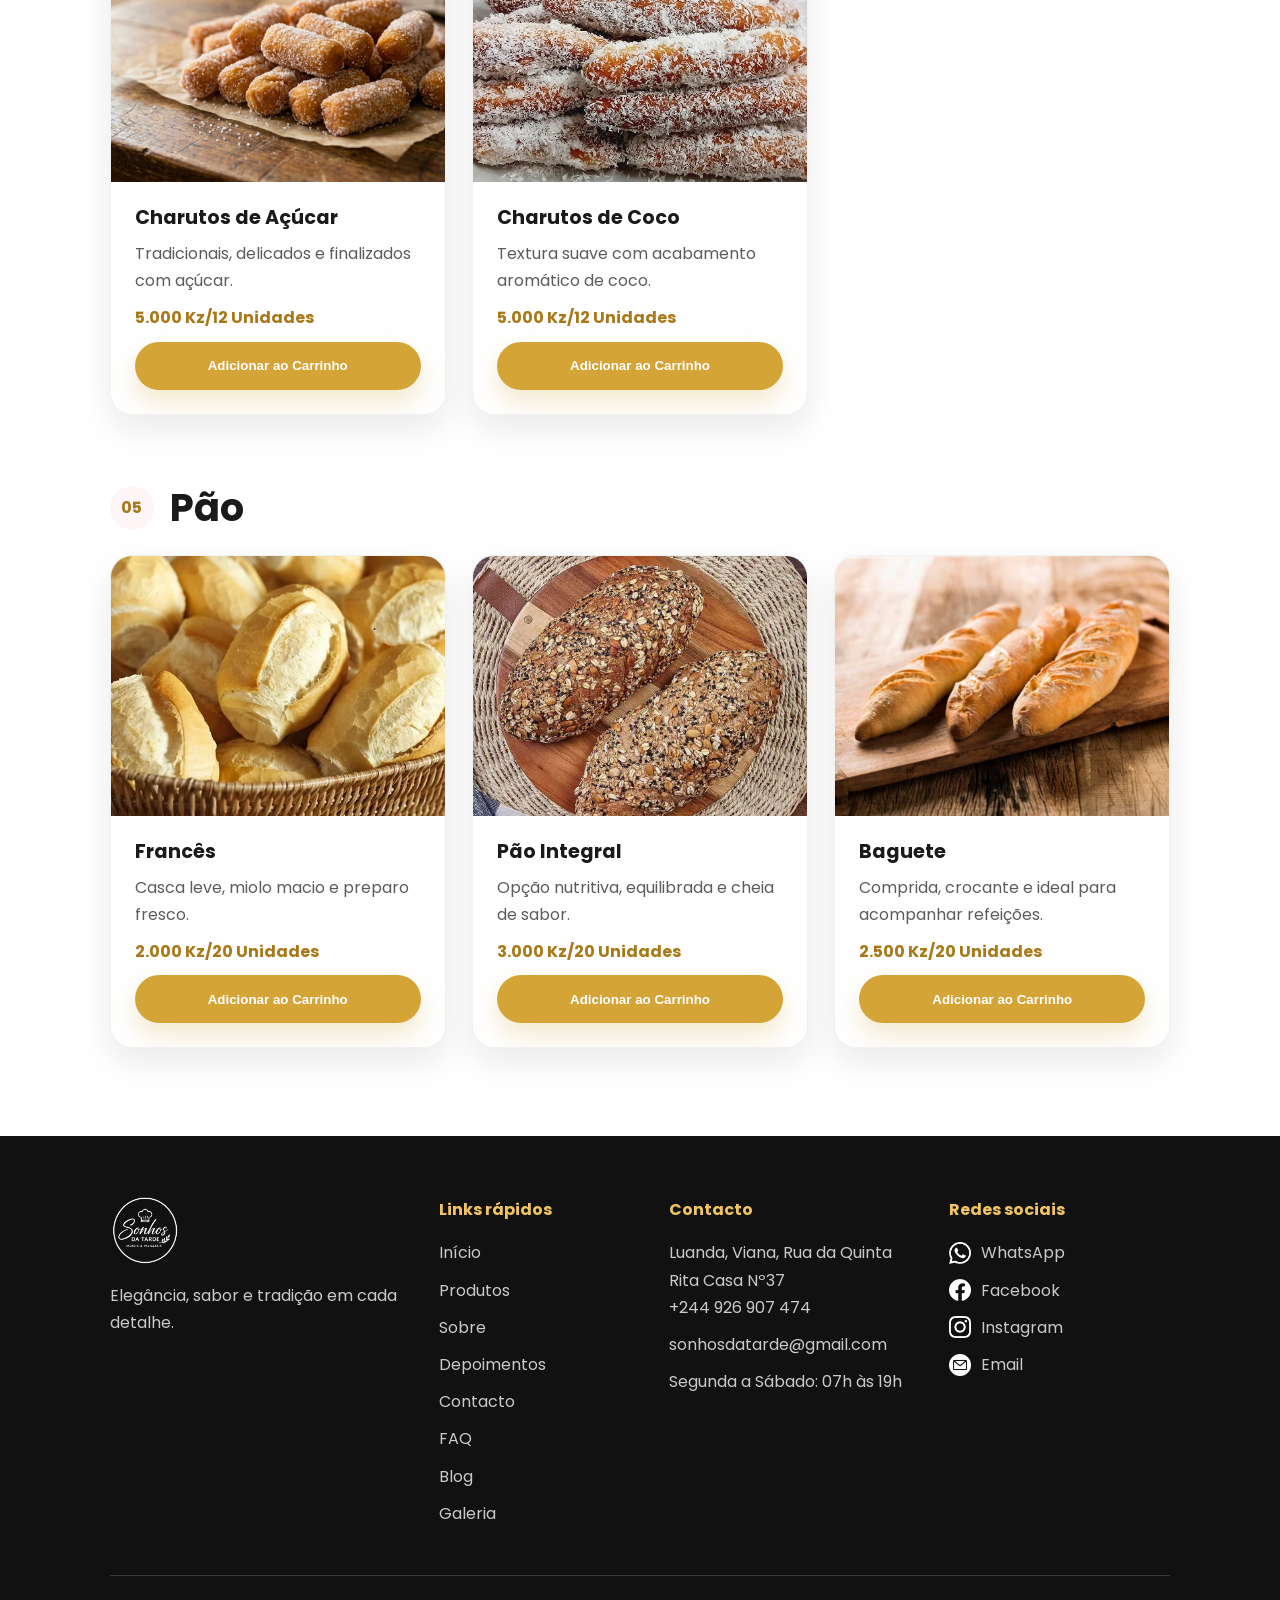
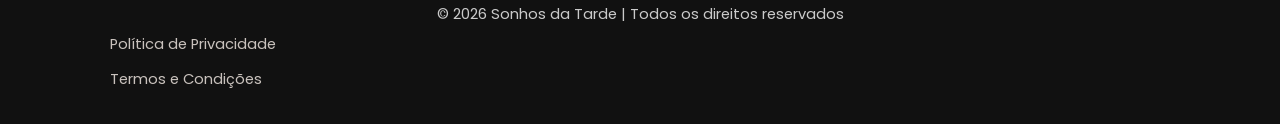
<file: produtos.html>
<!DOCTYPE html>
<html lang="pt">
<head>
    <meta charset="UTF-8">
    <meta name="viewport" content="width=device-width, initial-scale=1.0">
    <meta name="description" content="Conheça os produtos da Sonhos da Tarde: bolos personalizados, doces, tortas, tarteletes, salgados, charutos e pão fresco em Luanda.">
    <script async src="https://www.googletagmanager.com/gtag/js?id=G-32Z9QGGYF3"></script>
    <script>
        window.dataLayer = window.dataLayer || [];
        function gtag(){dataLayer.push(arguments);}
        gtag('js', new Date());
        gtag('config', 'G-32Z9QGGYF3');
    </script>

    <title>Produtos | Sonhos da Tarde</title>

    <link rel="icon" href="assets/favicon.svg" type="image/svg+xml">
    <link rel="stylesheet" href="css/style.css">
</head>

<body>
    <a href="https://wa.me/244926907474" class="whatsapp" target="_blank" rel="noopener" aria-label="Encomendar pelo WhatsApp">
        <img src="assets/icones/whats.png" alt="" width="35" height="35">
    </a>

    <header class="header">
        <a href="index.html" class="logo-area" aria-label="Página inicial da Sonhos da Tarde">
            <img src="assets/imagens/logo.png" alt="Sonhos da Tarde" class="logo" width="75" height="75">
        </a>
        <div class="header-actions">
    <div class="search-wrapper" data-search>
        <button class="header-btn" type="button" data-search-toggle aria-label="Pesquisar produtos" aria-expanded="false">
            <img src="assets/icones/busca.png" alt="Pesquisar" width="20" height="20">
        </button>

        <div class="search-panel" role="search">
            <form data-search-form>
                <input type="search" placeholder="Procurar produtos" data-search-input aria-label="Pesquisar produtos">
            </form>
            <ul class="search-suggestions" data-search-suggestions></ul>
        </div>
    </div>
        <button class="menu-toggle" type="button" aria-label="Abrir menu" aria-expanded="false">
        <img src="assets/icones/abrir-menu.png" alt="Abrir menu" width="20" height="20">
        </button>

        <a href="checkout.html" class="cart-btn" aria-label="Carrinho de encomendas">
        <img src="assets/icones/carrinho-de-compras.png" alt="Carrinho" width="20" height="20">
        <span class="cart-badge" data-cart-count>0</span>
        </a>

        <button class="header-btn" type="button" data-theme-toggle aria-label="Alternar tema" aria-pressed="false">🌙</button>
    </div>
        <nav class="nav" aria-label="Navegação principal">
            <a href="index.html">Início</a>
            <a href="produtos.html" aria-current="page">Produtos</a>
            <a href="sobre.html">Sobre</a>
            <a href="contacto.html">Contacto</a>
            <a href="faq.html">FAQ</a>
            <a href="blog.html">Blog</a>
            <a href="galeria.html">Galeria</a>
        </nav>
    </header>

    <main>
        <section class="page-hero">
            <span class="mini-title mini-title-light">Cardápio artesanal</span>
            <h1>Os nossos produtos</h1>
            <p>Sabores preparados com carinho, qualidade e apresentação cuidada.</p>
        </section>

        <section class="produtos produtos-page" aria-labelledby="categorias-titulo">
            <div class="produtos-intro section-heading">
                <span class="mini-title">Escolha por categoria</span>
                <h2 id="categorias-titulo">Produtos para encomendas e momentos especiais</h2>
                <p>Uma seleção organizada para celebrações, partilhas em família e pausas doces do dia a dia.</p>
            </div>

            <section class="categoria-produtos" aria-labelledby="bolos-doces">
                <div class="categoria-cabecalho">
                    <span>01</span>
                    <h2 id="bolos-doces">Bolos e Doces</h2>
                </div>

                <div class="produtos-grid produtos-grid-catalogo" data-products-category="Bolos e Doces"></div>
            </section>

            <section class="categoria-produtos" aria-labelledby="tortas-tarteletes">
                <div class="categoria-cabecalho"><span>02</span><h2 id="tortas-tarteletes">Tortas e Tarteletes</h2></div>
                <div class="produtos-grid produtos-grid-catalogo compacto" data-products-category="Tortas e Tarteletes"></div>
            </section>

            <section class="categoria-produtos" aria-labelledby="salgados">
                <div class="categoria-cabecalho"><span>03</span><h2 id="salgados">Salgados</h2></div>
                <div class="produtos-grid produtos-grid-catalogo compacto" data-products-category="Salgados"></div>
            </section>

            <section class="categoria-produtos" aria-labelledby="charutos">
                <div class="categoria-cabecalho"><span>04</span><h2 id="charutos">Charutos</h2></div>
                <div class="produtos-grid produtos-grid-catalogo compacto" data-products-category="Charutos"></div>
            </section>

            <section class="categoria-produtos" aria-labelledby="pao">
                <div class="categoria-cabecalho"><span>05</span><h2 id="pao">Pão</h2></div>
                <div class="produtos-grid produtos-grid-catalogo compacto" data-products-category="Pão"></div>
            </section>
        </section>
    </main>

    <footer class="footer">
        <div class="footer-container">
            <div class="footer-logo">
                <img src="assets/imagens/logo_branco.png" alt="Sonhos da Tarde" width="70" height="70" loading="lazy" decoding="async">
                <p>Elegância, sabor e tradição em cada detalhe.</p>
            </div>

            <div class="footer-links">
                <h3>Links rápidos</h3>
                <a href="index.html">Início</a>
                <a href="produtos.html">Produtos</a>
                <a href="sobre.html">Sobre</a>
                <a href="depoimentos.html">Depoimentos</a>
                <a href="contacto.html">Contacto</a>
                <a href="faq.html">FAQ</a>
                <a href="blog.html">Blog</a>
                <a href="galeria.html">Galeria</a>
            </div>

            <div class="footer-contact">
                <h3>Contacto</h3>
                <p>Luanda, Viana, Rua da Quinta Rita Casa Nº37</p>
                <p><a href="tel:+244926907474">+244 926 907 474</a></p>
                <p><a href="mailto:sonhosdatarde@gmail.com">sonhosdatarde@gmail.com</a></p>
                <p>Segunda a Sábado: 07h às 19h</p>
            </div>

            <div class="footer-social">
                <h3>Redes sociais</h3>
                <a href="https://wa.me/244926907474" target="_blank" rel="noopener">
                    <img src="assets/icones/whats.png" alt="" width="22" height="22"> WhatsApp
                </a>
                <a href="https://www.facebook.com/share/17fiMN3oWg/" target="_blank" rel="noopener">
                    <img src="assets/icones/face.png" alt="" width="22" height="22"> Facebook
                </a>
                <a href="https://www.instagram.com/sonhosdatarde?igsh=MTFubzRjdTg0cDd6eQ==" target="_blank" rel="noopener">
                    <img src="assets/icones/insta.png" alt="" width="22" height="22"> Instagram
                </a>
                <a href="mailto:sonhosdatarde@gmail.com">
                    <img src="assets/icones/email.png" alt="" width="22" height="22"> Email
                </a>
            </div>
        </div>

        <div class="footer-bottom">
        <p>&copy; 2026 Sonhos da Tarde | Todos os direitos reservados</p>        
        <p>
        <a href="politica.html">Política de Privacidade</a><a href="termos.html">Termos e Condições</a>
        </p>
        </div>
    </footer>

    <button class="scroll-top-btn" type="button" data-scroll-top aria-label="Voltar ao topo">↑</button>
    <script type="module" src="js/main.js"></script>
</body>
</html>
</file>
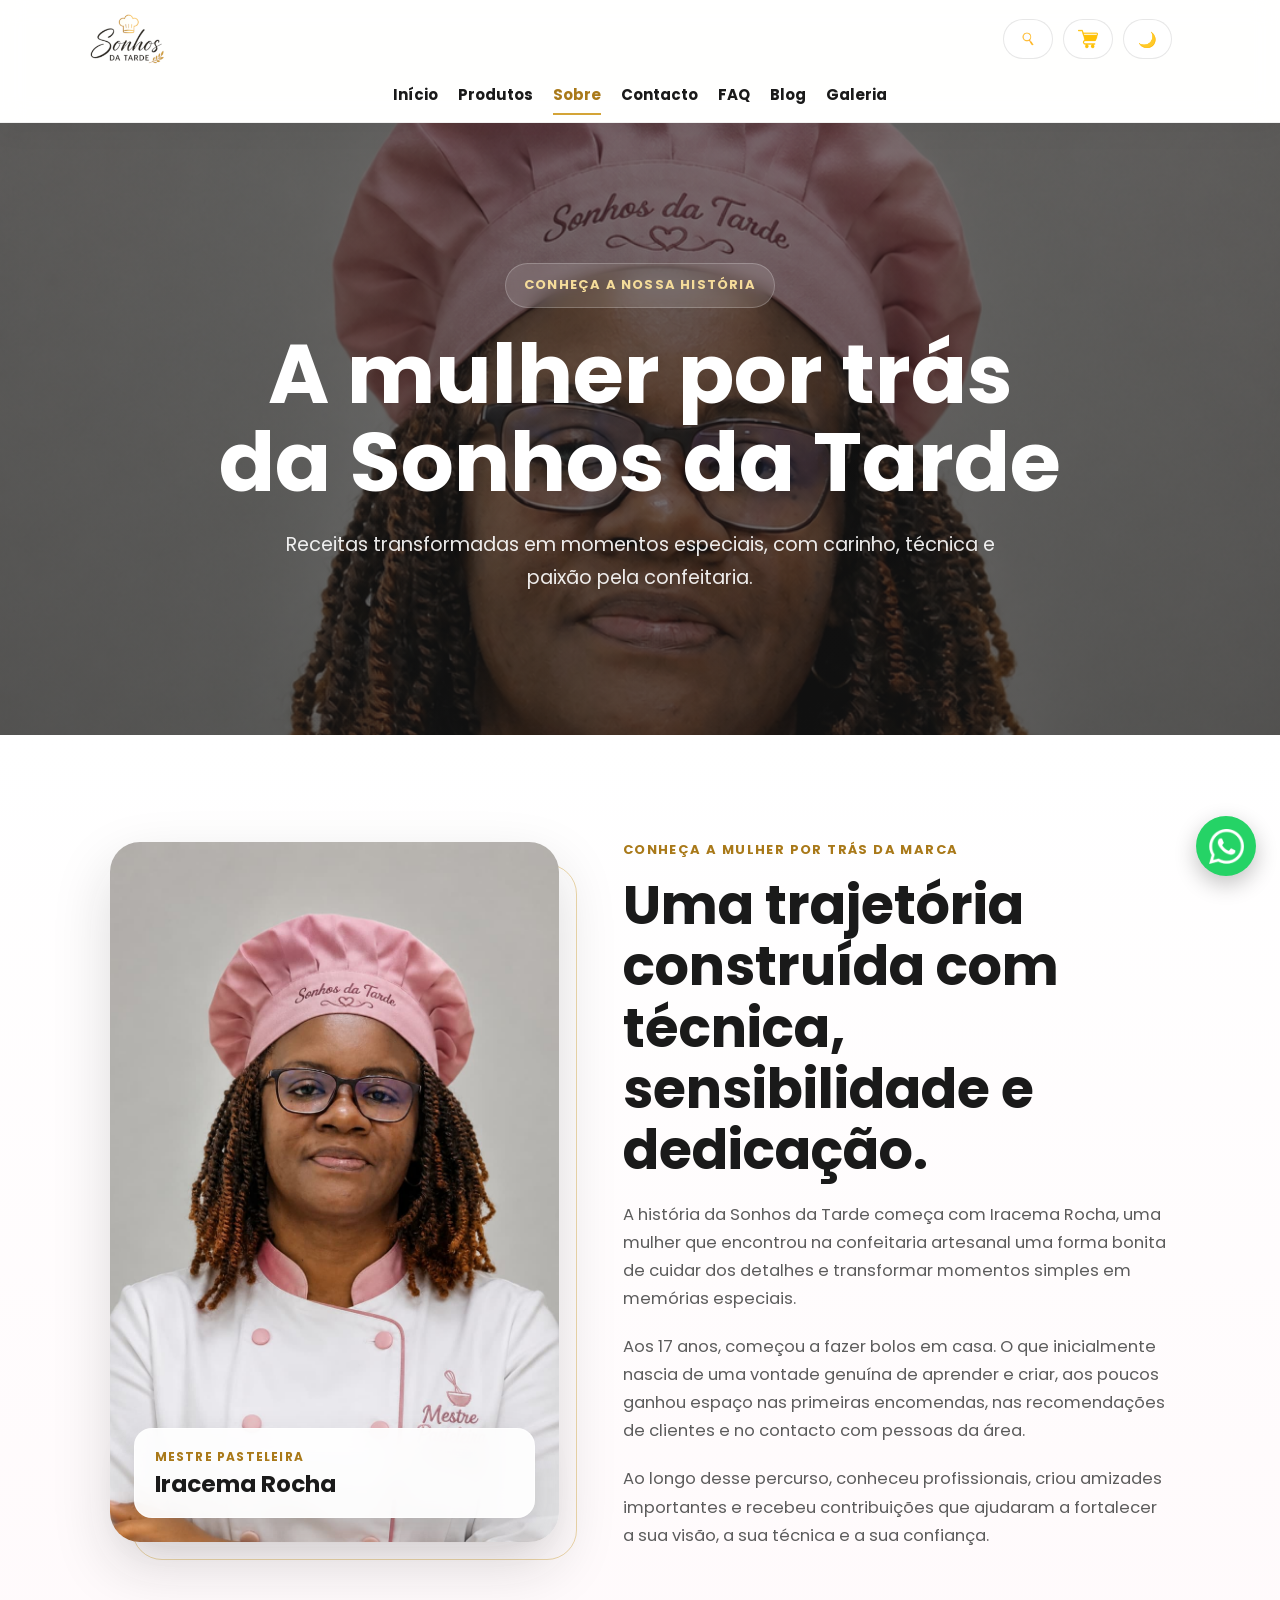
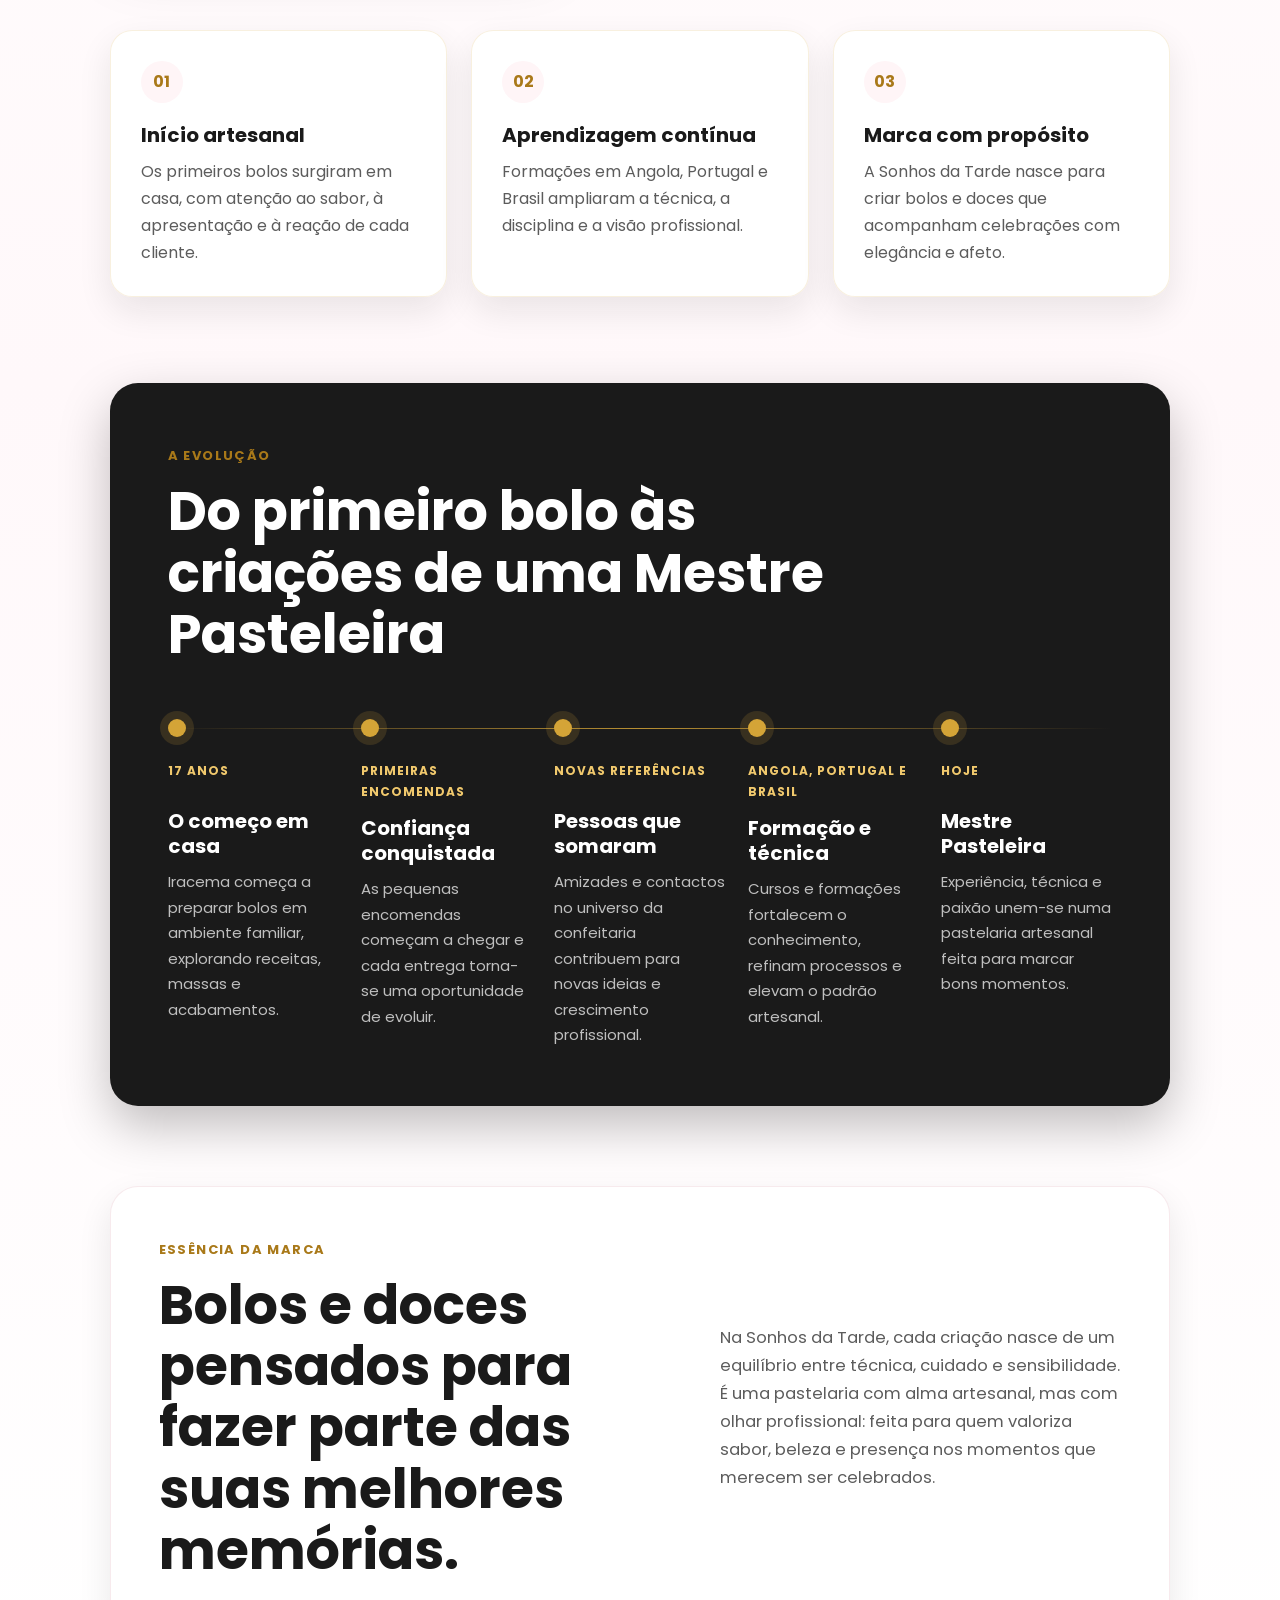
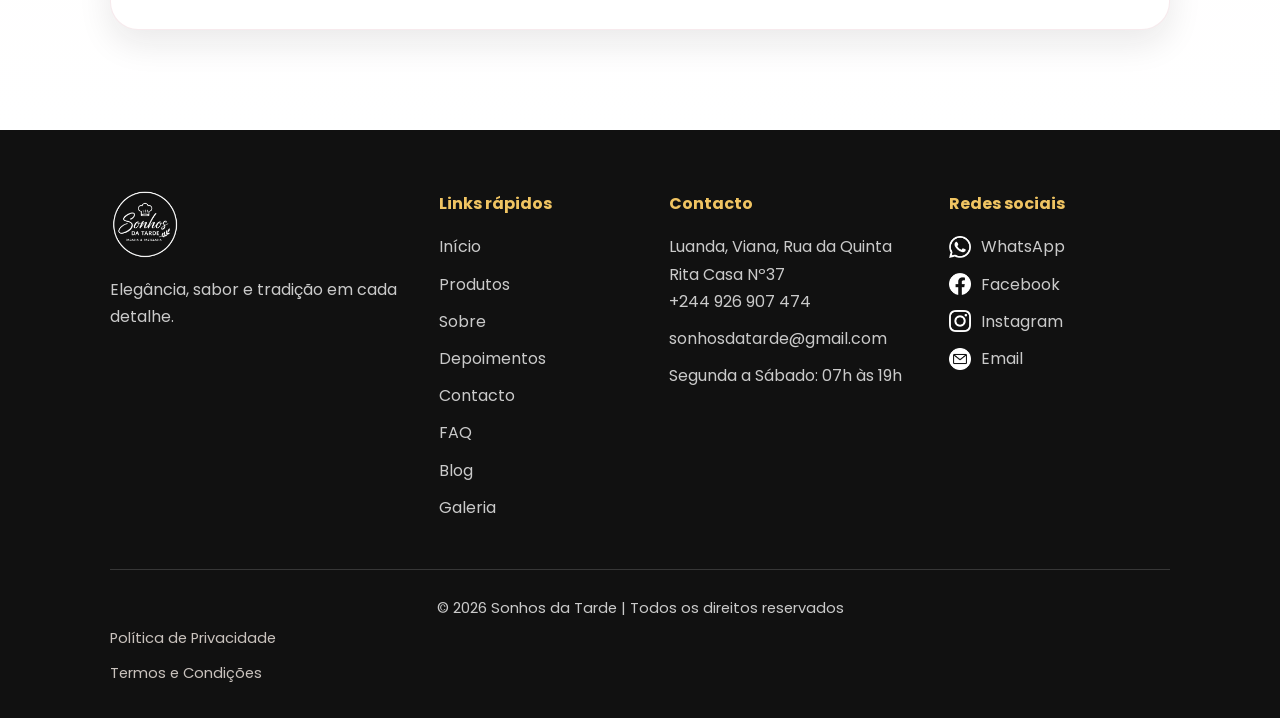
<file: sobre.html>
<!DOCTYPE html>
<html lang="pt">
<head>
    <meta charset="UTF-8">
    <meta name="viewport" content="width=device-width, initial-scale=1.0">
    <meta name="description" content="Conheça a história da Sonhos da Tarde e de Iracema Rocha, mestre pasteleira dedicada a bolos e doces artesanais em Luanda.">
    <script async src="https://www.googletagmanager.com/gtag/js?id=G-32Z9QGGYF3"></script>
    <script>
        window.dataLayer = window.dataLayer || [];
        function gtag(){dataLayer.push(arguments);}
        gtag('js', new Date());
        gtag('config', 'G-32Z9QGGYF3');
    </script>

    <title>Sobre | Sonhos da Tarde</title>

    <link rel="icon" href="assets/favicon.svg" type="image/svg+xml">
    <link rel="stylesheet" href="css/style.css">
</head>

<body>
    <a href="https://wa.me/244926907474" class="whatsapp" target="_blank" rel="noopener" aria-label="Encomendar pelo WhatsApp">
        <img src="assets/icones/whats.png" alt="" width="35" height="35">
    </a>

    <header class="header">
        <a href="index.html" class="logo-area" aria-label="Página inicial da Sonhos da Tarde">
            <img src="assets/imagens/logo.png" alt="Sonhos da Tarde" class="logo" width="75" height="75">
        </a>
        <div class="header-actions">
    <div class="search-wrapper" data-search>
        <button class="header-btn" type="button" data-search-toggle aria-label="Pesquisar produtos" aria-expanded="false">
            <img src="assets/icones/busca.png" alt="Pesquisar" width="20" height="20">
        </button>

        <div class="search-panel" role="search">
            <form data-search-form>
                <input type="search" placeholder="Procurar produtos" data-search-input aria-label="Pesquisar produtos">
            </form>
            <ul class="search-suggestions" data-search-suggestions></ul>
        </div>
    </div>
        <button class="menu-toggle" type="button" aria-label="Abrir menu" aria-expanded="false">
        <img src="assets/icones/abrir-menu.png" alt="Abrir menu" width="20" height="20">
        </button>

        <a href="checkout.html" class="cart-btn" aria-label="Carrinho de encomendas">
        <img src="assets/icones/carrinho-de-compras.png" alt="Carrinho" width="20" height="20">
        <span class="cart-badge" data-cart-count>0</span>
        </a>

        <button class="header-btn" type="button" data-theme-toggle aria-label="Alternar tema" aria-pressed="false">🌙</button>
    </div>
        <nav class="nav" aria-label="Navegação principal">
            <a href="index.html">Início</a>
            <a href="produtos.html">Produtos</a>
            <a href="sobre.html" aria-current="page">Sobre</a>
            <a href="contacto.html">Contacto</a>
            <a href="faq.html">FAQ</a>
            <a href="blog.html">Blog</a>
            <a href="galeria.html">Galeria</a>
        </nav>
    </header>

    <main>
        <section class="sobre-hero">
            <div class="sobre-hero-content">
                <span class="sobre-tag">Conheça a nossa história</span>
                <h1>A mulher por trás da Sonhos da Tarde</h1>
                <p>Receitas transformadas em momentos especiais, com carinho, técnica e paixão pela confeitaria.</p>
            </div>
        </section>

        <section class="trajetoria-premium" aria-labelledby="trajetoria-titulo">
            <div class="trajetoria-intro">
                <div class="trajetoria-imagem">
                    <img src="assets/imagens/iracema_mestre_pasteleira.jpg" alt="Iracema Rocha, mestre pasteleira da Sonhos da Tarde" width="560" height="700" loading="lazy" decoding="async">
                    <div class="assinatura-card">
                        <span>Mestre Pasteleira</span>
                        <strong>Iracema Rocha</strong>
                    </div>
                </div>

                <div class="trajetoria-texto">
                    <span class="mini-title">Conheça a mulher por trás da marca</span>
                    <h2 id="trajetoria-titulo">Uma trajetória construída com técnica, sensibilidade e dedicação.</h2>
                    <p>A história da Sonhos da Tarde começa com Iracema Rocha, uma mulher que encontrou na confeitaria artesanal uma forma bonita de cuidar dos detalhes e transformar momentos simples em memórias especiais.</p>
                    <p>Aos 17 anos, começou a fazer bolos em casa. O que inicialmente nascia de uma vontade genuína de aprender e criar, aos poucos ganhou espaço nas primeiras encomendas, nas recomendações de clientes e no contacto com pessoas da área.</p>
                    <p>Ao longo desse percurso, conheceu profissionais, criou amizades importantes e recebeu contribuições que ajudaram a fortalecer a sua visão, a sua técnica e a sua confiança.</p>
                </div>
            </div>

            <div class="trajetoria-destaques">
                <article class="trajetoria-card"><span>01</span><h3>Início artesanal</h3><p>Os primeiros bolos surgiram em casa, com atenção ao sabor, à apresentação e à reação de cada cliente.</p></article>
                <article class="trajetoria-card"><span>02</span><h3>Aprendizagem contínua</h3><p>Formações em Angola, Portugal e Brasil ampliaram a técnica, a disciplina e a visão profissional.</p></article>
                <article class="trajetoria-card"><span>03</span><h3>Marca com propósito</h3><p>A Sonhos da Tarde nasce para criar bolos e doces que acompanham celebrações com elegância e afeto.</p></article>
            </div>

            <section class="trajetoria-timeline-bloco" aria-labelledby="evolucao-titulo">
                <div class="trajetoria-section-title">
                    <span class="mini-title">A evolução</span>
                    <h2 id="evolucao-titulo">Do primeiro bolo às criações de uma Mestre Pasteleira</h2>
                </div>

                <div class="trajetoria-timeline">
                    <article class="trajetoria-etapa"><span class="etapa-ponto"></span><small>17 anos</small><h3>O começo em casa</h3><p>Iracema começa a preparar bolos em ambiente familiar, explorando receitas, massas e acabamentos.</p></article>
                    <article class="trajetoria-etapa"><span class="etapa-ponto"></span><small>Primeiras encomendas</small><h3>Confiança conquistada</h3><p>As pequenas encomendas começam a chegar e cada entrega torna-se uma oportunidade de evoluir.</p></article>
                    <article class="trajetoria-etapa"><span class="etapa-ponto"></span><small>Novas referências</small><h3>Pessoas que somaram</h3><p>Amizades e contactos no universo da confeitaria contribuem para novas ideias e crescimento profissional.</p></article>
                    <article class="trajetoria-etapa"><span class="etapa-ponto"></span><small>Angola, Portugal e Brasil</small><h3>Formação e técnica</h3><p>Cursos e formações fortalecem o conhecimento, refinam processos e elevam o padrão artesanal.</p></article>
                    <article class="trajetoria-etapa"><span class="etapa-ponto"></span><small>Hoje</small><h3>Mestre Pasteleira</h3><p>Experiência, técnica e paixão unem-se numa pastelaria artesanal feita para marcar bons momentos.</p></article>
                </div>
            </section>

            <div class="trajetoria-final">
                <div>
                    <span class="mini-title">Essência da marca</span>
                    <h2>Bolos e doces pensados para fazer parte das suas melhores memórias.</h2>
                </div>
                <p>Na Sonhos da Tarde, cada criação nasce de um equilíbrio entre técnica, cuidado e sensibilidade. É uma pastelaria com alma artesanal, mas com olhar profissional: feita para quem valoriza sabor, beleza e presença nos momentos que merecem ser celebrados.</p>
            </div>
        </section>
    </main>

    <footer class="footer">
        <div class="footer-container">
            <div class="footer-logo">
                <img src="assets/imagens/logo_branco.png" alt="Sonhos da Tarde" width="70" height="70" loading="lazy" decoding="async">
                <p>Elegância, sabor e tradição em cada detalhe.</p>
            </div>

            <div class="footer-links">
                <h3>Links rápidos</h3>
                <a href="index.html">Início</a>
                <a href="produtos.html">Produtos</a>
                <a href="sobre.html">Sobre</a>
                <a href="depoimentos.html">Depoimentos</a>
                <a href="contacto.html">Contacto</a>
                <a href="faq.html">FAQ</a>
                <a href="blog.html">Blog</a>
                <a href="galeria.html">Galeria</a>
            </div>

            <div class="footer-contact">
                <h3>Contacto</h3>
                <p>Luanda, Viana, Rua da Quinta Rita Casa Nº37</p>
                <p><a href="tel:+244926907474">+244 926 907 474</a></p>
                <p><a href="mailto:sonhosdatarde@gmail.com">sonhosdatarde@gmail.com</a></p>
                <p>Segunda a Sábado: 07h às 19h</p>
            </div>

            <div class="footer-social">
                <h3>Redes sociais</h3>
                <a href="https://wa.me/244926907474" target="_blank" rel="noopener">
                    <img src="assets/icones/whats.png" alt="" width="22" height="22"> WhatsApp
                </a>
                <a href="https://www.facebook.com/share/17fiMN3oWg/" target="_blank" rel="noopener">
                    <img src="assets/icones/face.png" alt="" width="22" height="22"> Facebook
                </a>
                <a href="https://www.instagram.com/sonhosdatarde?igsh=MTFubzRjdTg0cDd6eQ==" target="_blank" rel="noopener">
                    <img src="assets/icones/insta.png" alt="" width="22" height="22"> Instagram
                </a>
                <a href="mailto:sonhosdatarde@gmail.com">
                    <img src="assets/icones/email.png" alt="" width="22" height="22"> Email
                </a>
            </div>
        </div>

        <div class="footer-bottom">
        <p>&copy; 2026 Sonhos da Tarde | Todos os direitos reservados</p>        
        <p>
        <a href="politica.html">Política de Privacidade</a><a href="termos.html">Termos e Condições</a>
        </p>
        </div>
    </footer>

    <button class="scroll-top-btn" type="button" data-scroll-top aria-label="Voltar ao topo">↑</button>
    <script type="module" src="js/main.js"></script>
</body>
</html>
</file>
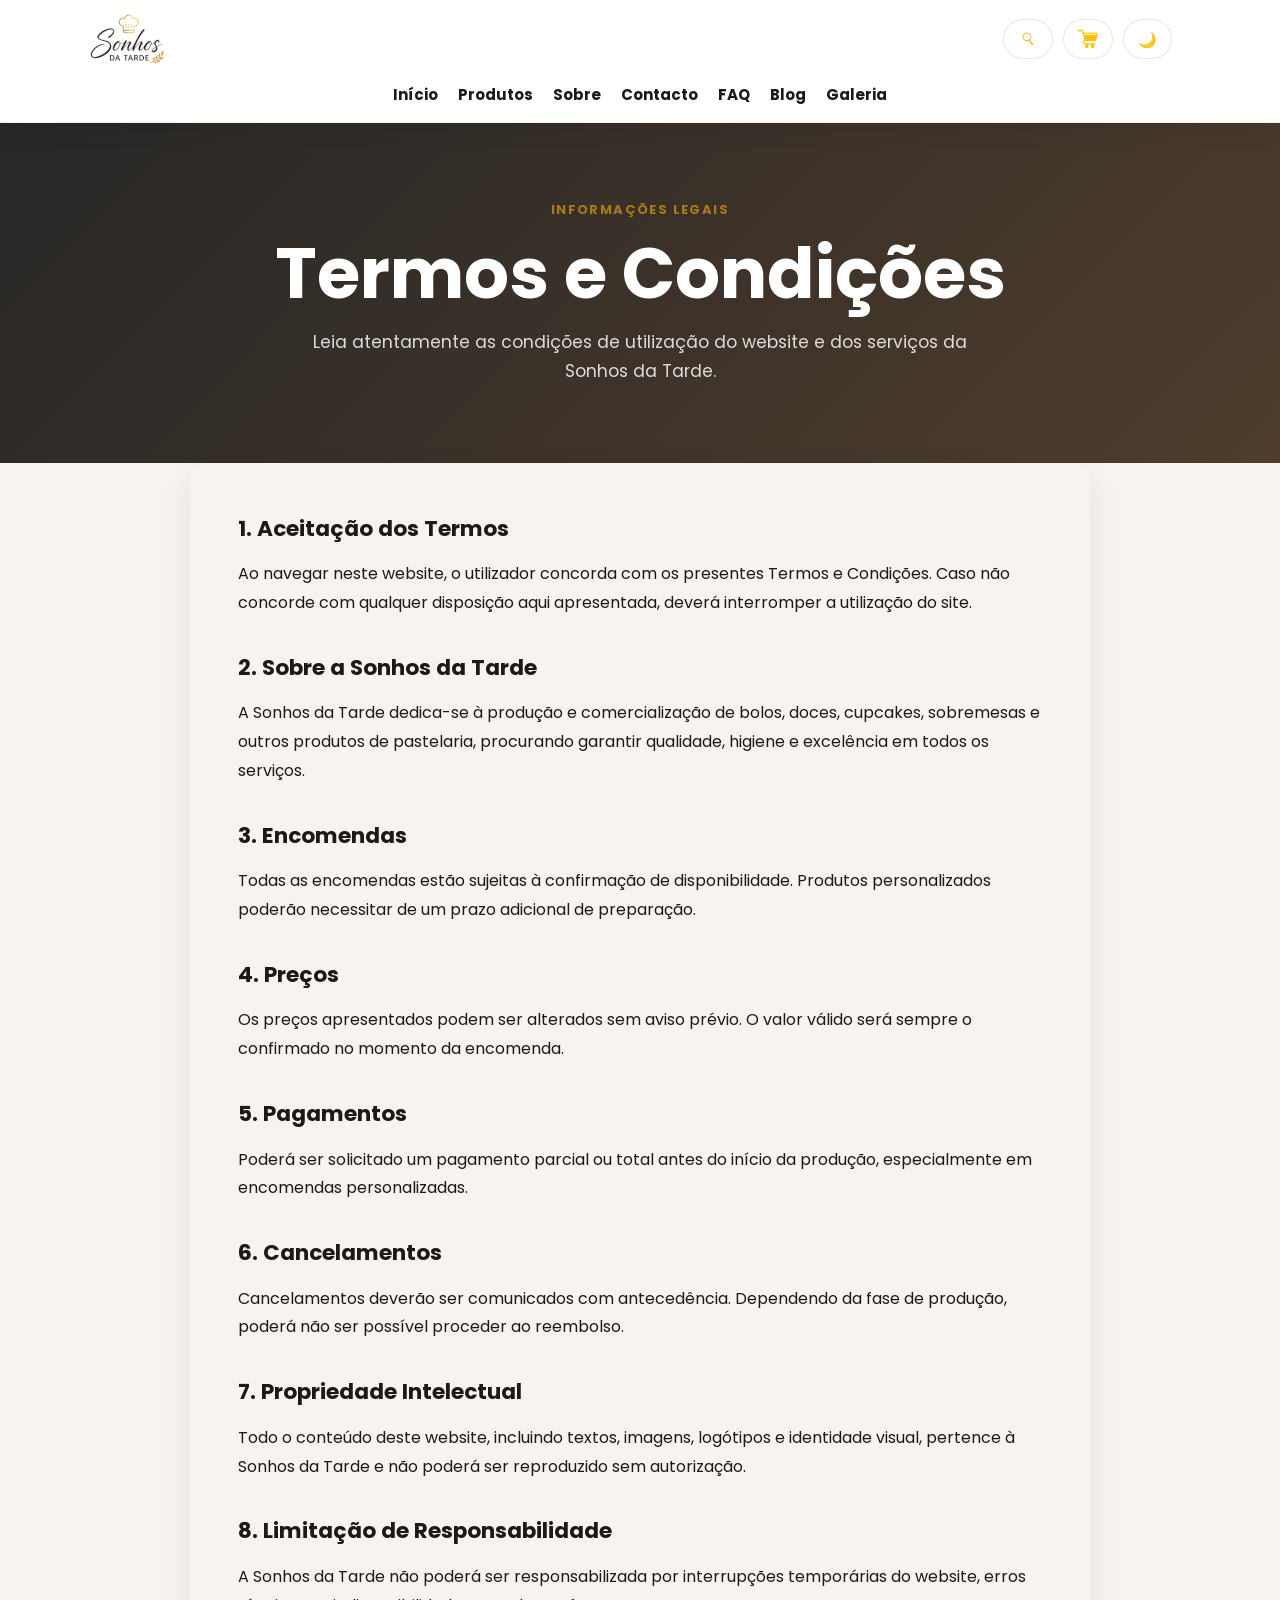
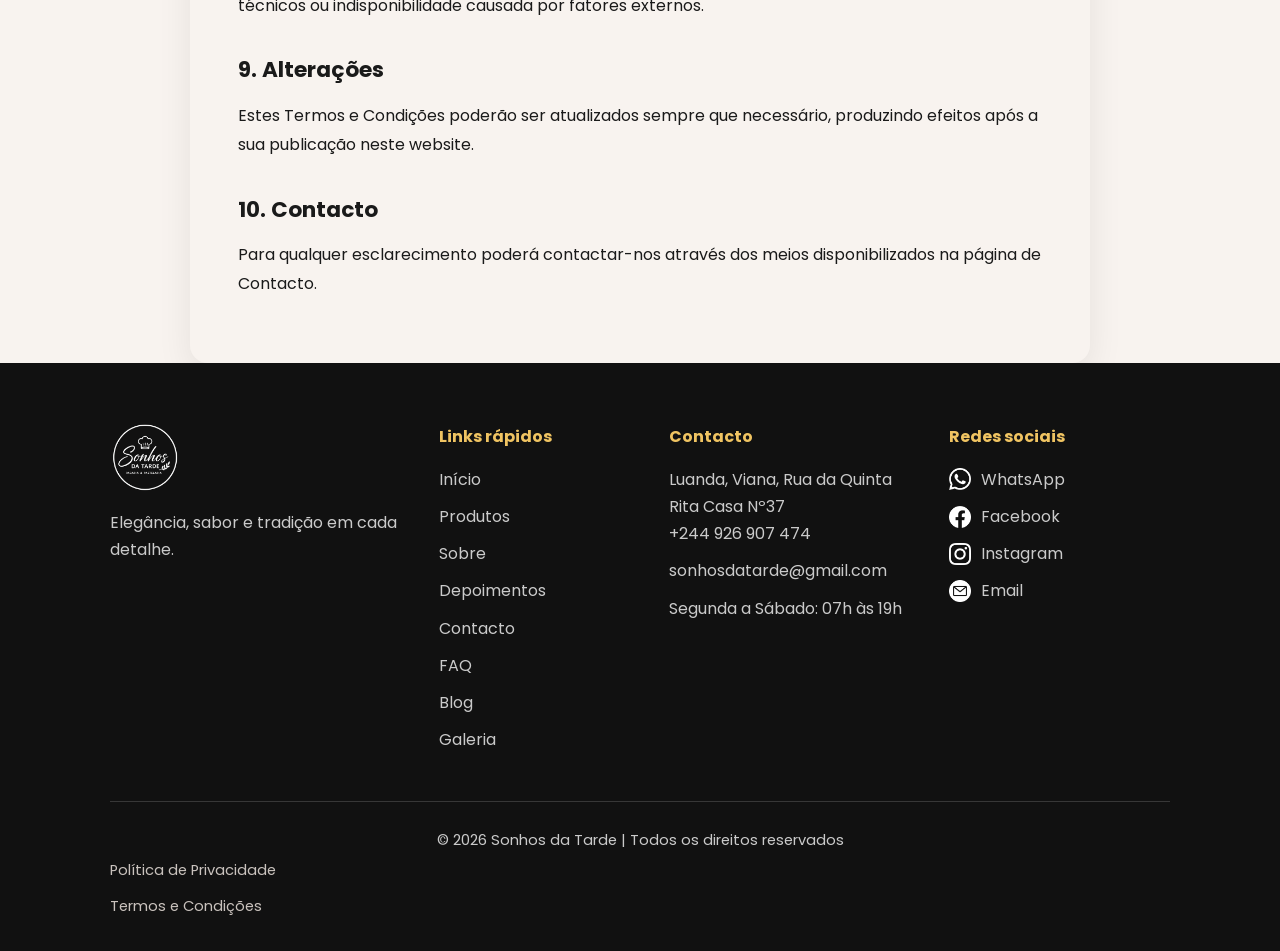
<file: termos.html>
<!DOCTYPE html>
<html lang="pt">
<head>
    <meta charset="UTF-8">
    <meta name="viewport" content="width=device-width, initial-scale=1.0">
    <script async src="https://www.googletagmanager.com/gtag/js?id=G-32Z9QGGYF3"></script>
    <script>
        window.dataLayer = window.dataLayer || [];
        function gtag(){dataLayer.push(arguments);}
        gtag('js', new Date());
        gtag('config', 'G-32Z9QGGYF3');
    </script>
    <title>Galeria | Sonhos da Tarde</title>
    <meta name="description" content="Explore a galeria da Sonhos da Tarde com bolos, cupcakes, doces e celebrações especiais.">
    <link rel="icon" href="assets/favicon.svg" type="image/svg+xml">
    <link rel="stylesheet" href="css/style.css">
</head>
<body>
    <header class="header">
        <a href="index.html" class="logo-area" aria-label="Página inicial da Sonhos da Tarde">
            <img src="assets/imagens/logo.png" alt="Sonhos da Tarde" class="logo" width="75" height="75">
        </a>
        <div class="header-actions">
    <div class="search-wrapper" data-search>
        <button class="header-btn" type="button" data-search-toggle aria-label="Pesquisar produtos" aria-expanded="false">
            <img src="assets/icones/busca.png" alt="Pesquisar" width="20" height="20">
        </button>

        <div class="search-panel" role="search">
            <form data-search-form>
                <input type="search" placeholder="Procurar produtos" data-search-input aria-label="Pesquisar produtos">
            </form>
            <ul class="search-suggestions" data-search-suggestions></ul>
        </div>
    </div>
        <button class="menu-toggle" type="button" aria-label="Abrir menu" aria-expanded="false">
        <img src="assets/icones/abrir-menu.png" alt="Abrir menu" width="20" height="20">
        </button>

        <a href="checkout.html" class="cart-btn" aria-label="Carrinho de encomendas">
        <img src="assets/icones/carrinho-de-compras.png" alt="Carrinho" width="20" height="20">
        <span class="cart-badge" data-cart-count>0</span>
        </a>

        <button class="header-btn" type="button" data-theme-toggle aria-label="Alternar tema" aria-pressed="false">🌙</button>
    </div>
        <nav class="nav" aria-label="Navegação principal">
            <a href="index.html">Início</a>
            <a href="produtos.html">Produtos</a>
            <a href="sobre.html">Sobre</a>
            <a href="contacto.html">Contacto</a>
            <a href="faq.html">FAQ</a>
            <a href="blog.html">Blog</a>
            <a href="galeria.html">Galeria</a>
        </nav>
    </header>

    <main>
    <section class="page-hero">
        <span class="mini-title">Informações Legais</span>
        <h1>Termos e Condições</h1>
        <p>Leia atentamente as condições de utilização do website e dos serviços da Sonhos da Tarde.</p>
    </section>

    <section class="page-section">
        <article class="legal-content">

            <h2>1. Aceitação dos Termos</h2>
            <p>
                Ao navegar neste website, o utilizador concorda com os presentes Termos e Condições.
                Caso não concorde com qualquer disposição aqui apresentada, deverá interromper a utilização do site.
            </p>

            <h2>2. Sobre a Sonhos da Tarde</h2>
            <p>
                A Sonhos da Tarde dedica-se à produção e comercialização de bolos,
                doces, cupcakes, sobremesas e outros produtos de pastelaria,
                procurando garantir qualidade, higiene e excelência em todos os serviços.
            </p>

            <h2>3. Encomendas</h2>
            <p>
                Todas as encomendas estão sujeitas à confirmação de disponibilidade.
                Produtos personalizados poderão necessitar de um prazo adicional de preparação.
            </p>

            <h2>4. Preços</h2>
            <p>
                Os preços apresentados podem ser alterados sem aviso prévio.
                O valor válido será sempre o confirmado no momento da encomenda.
            </p>

            <h2>5. Pagamentos</h2>
            <p>
                Poderá ser solicitado um pagamento parcial ou total antes do início da produção,
                especialmente em encomendas personalizadas.
            </p>

            <h2>6. Cancelamentos</h2>
            <p>
                Cancelamentos deverão ser comunicados com antecedência.
                Dependendo da fase de produção, poderá não ser possível proceder ao reembolso.
            </p>

            <h2>7. Propriedade Intelectual</h2>
            <p>
                Todo o conteúdo deste website, incluindo textos, imagens, logótipos e identidade visual,
                pertence à Sonhos da Tarde e não poderá ser reproduzido sem autorização.
            </p>

            <h2>8. Limitação de Responsabilidade</h2>
            <p>
                A Sonhos da Tarde não poderá ser responsabilizada por interrupções temporárias do website,
                erros técnicos ou indisponibilidade causada por fatores externos.
            </p>

            <h2>9. Alterações</h2>
            <p>
                Estes Termos e Condições poderão ser atualizados sempre que necessário,
                produzindo efeitos após a sua publicação neste website.
            </p>

            <h2>10. Contacto</h2>
            <p>
                Para qualquer esclarecimento poderá contactar-nos através dos meios disponibilizados
                na página de Contacto.
            </p>

        </article>
    </section>
</main>

    <footer class="footer">
        <div class="footer-container">
            <div class="footer-logo">
                <img src="assets/imagens/logo_branco.png" alt="Sonhos da Tarde" width="70" height="70" loading="lazy" decoding="async">
                <p>Elegância, sabor e tradição em cada detalhe.</p>
            </div>

            <div class="footer-links">
                <h3>Links rápidos</h3>
                <a href="index.html">Início</a>
                <a href="produtos.html">Produtos</a>
                <a href="sobre.html">Sobre</a>
                <a href="depoimentos.html">Depoimentos</a>
                <a href="contacto.html">Contacto</a>
                <a href="faq.html">FAQ</a>
                <a href="blog.html">Blog</a>
                <a href="galeria.html">Galeria</a>
            </div>

            <div class="footer-contact">
                <h3>Contacto</h3>
                <p>Luanda, Viana, Rua da Quinta Rita Casa Nº37</p>
                <p><a href="tel:+244926907474">+244 926 907 474</a></p>
                <p><a href="mailto:sonhosdatarde@gmail.com">sonhosdatarde@gmail.com</a></p>
                <p>Segunda a Sábado: 07h às 19h</p>
            </div>

            <div class="footer-social">
                <h3>Redes sociais</h3>
                <a href="https://wa.me/244926907474" target="_blank" rel="noopener">
                    <img src="assets/icones/whats.png" alt="" width="22" height="22"> WhatsApp
                </a>
                <a href="https://www.facebook.com/share/17fiMN3oWg/" target="_blank" rel="noopener">
                    <img src="assets/icones/face.png" alt="" width="22" height="22"> Facebook
                </a>
                <a href="https://www.instagram.com/sonhosdatarde?igsh=MTFubzRjdTg0cDd6eQ==" target="_blank" rel="noopener">
                    <img src="assets/icones/insta.png" alt="" width="22" height="22"> Instagram
                </a>
                <a href="mailto:sonhosdatarde@gmail.com">
                    <img src="assets/icones/email.png" alt="" width="22" height="22"> Email
                </a>
            </div>
        </div>

    <div class="footer-bottom">
    <p>&copy; 2026 Sonhos da Tarde | Todos os direitos reservados</p>        
    <p>
       <a href="politica.html">Política de Privacidade</a><a href="termos.html">Termos e Condições</a>
    </p>
    </div>
    </footer>
    <button class="scroll-top-btn" type="button" data-scroll-top aria-label="Voltar ao topo">↑</button>
    <script type="module" src="js/main.js"></script>
</body>
</html>
</file>
<file: css/style.css>
@font-face{
    font-family:'Poppins';
    src:url('../assets/fonts/Poppins/Poppins-Regular.ttf') format('truetype');
    font-weight:400;
    font-style:normal;
    font-display:swap;
}

@font-face{
    font-family:'Poppins';
    src:url('../assets/fonts/Poppins/Poppins-Medium.ttf') format('truetype');
    font-weight:500;
    font-style:normal;
    font-display:swap;
}

@font-face{
    font-family:'Poppins';
    src:url('../assets/fonts/Poppins/Poppins-Bold.ttf') format('truetype');
    font-weight:700;
    font-style:normal;
    font-display:swap;
}

:root{
    --gold:#d4a437;
    --gold-dark:#a97919;
    --rose:#d8a1ad;
    --rose-soft:#fff5f7;
    --dark:#1a1a1a;
    --muted:#5c5c5c;
    --line:rgba(26,26,26,0.10);
    --soft:#f8f3ef;
    --white:#ffffff;
    --shadow:0 14px 34px rgba(26,26,26,0.09);
    --shadow-strong:0 24px 58px rgba(26,26,26,0.15);
    --radius:22px;
    --container:min(1120px, calc(100% - 40px));
}

*{
    margin:0;
    padding:0;
    box-sizing:border-box;
}

html{
    scroll-behavior:smooth;
}

body{
    min-width:320px;
    font-family:'Poppins', Arial, sans-serif;
    background:var(--soft);
    color:var(--dark);
    line-height:1.7;
    overflow-x:hidden;
}

img{
    max-width:100%;
    display:block;
}

a{
    color:inherit;
}

a:focus-visible,
button:focus-visible,
input:focus-visible,
textarea:focus-visible{
    outline:3px solid rgba(212,164,55,0.55);
    outline-offset:3px;
}

.header{
    position:sticky;
    top:0;
    z-index:1000;
    display:grid;
    grid-template-columns:auto 1fr auto;
    align-items:center;
    gap:18px;
    padding:14px max(20px, 7vw);
    background:rgba(255,255,255,0.94);
    border-bottom:1px solid rgba(26,26,26,0.06);
    box-shadow:0 8px 24px rgba(26,26,26,0.05);
    backdrop-filter:blur(12px);
}

.logo-area{
    display:inline-flex;
    align-items:center;
    text-decoration:none;
}

.logo{
    width:75px;
    height:auto;
    transition:transform .25s ease;
}

.logo-area:hover .logo{
    transform:scale(1.03);
}

.header-actions{
    display:flex;
    align-items:center;
    gap:10px;
    justify-self:end;
    margin-left:auto;
}

.header-btn img,
.menu-toggle img,
.cart-btn img {
    width: 20px;
    height: 20px;
    object-fit: contain;
    display: block;
}

.nav{
    grid-column:1 / -1;
    display:flex;
    align-items:center;
    justify-content:center;
    gap:20px;
    flex-wrap:wrap;
}

.nav a{
    position:relative;
    text-decoration:none;
    color:var(--dark);
    font-size:15px;
    font-weight:700;
    transition:color .25s ease;
}

.nav a::after{
    content:"";
    position:absolute;
    left:0;
    bottom:-7px;
    width:100%;
    height:2px;
    background:var(--gold);
    transform:scaleX(0);
    transform-origin:left;
    transition:transform .25s ease;
}

.nav a:hover,
.nav a[aria-current="page"]{
    color:var(--gold-dark);
}

.nav a:hover::after,
.nav a[aria-current="page"]::after{
    transform:scaleX(1);
}

.hero{
    min-height:calc(100vh - 104px);
    background-image:url('../assets/imagens/padaria.webp');
    background-size:cover;
    background-position:center;
}

.hero-overlay{
    min-height:inherit;
    display:flex;
    align-items:center;
    justify-content:center;
    padding:80px 20px;
    background:linear-gradient(115deg, rgba(26,26,26,0.74), rgba(26,26,26,0.45));
}

.hero-content{
    width:min(820px,100%);
    text-align:center;
    color:var(--white);
}

.hero-content h1{
    margin:0 auto 22px;
    font-size:clamp(2.45rem, 6vw, 5rem);
    line-height:1.08;
    color:#ffffff;
}

.hero-content p{
    width:min(680px,100%);
    margin:0 auto 34px;
    font-size:clamp(1rem, 2vw, 1.22rem);
    color:#ffffff;
}

.hero-actions,
.contacto-actions{
    display:flex;
    justify-content:center;
    gap:14px;
    flex-wrap:wrap;
}

.btn{
    display:inline-flex;
    align-items:center;
    justify-content:center;
    min-height:48px;
    padding:13px 28px;
    border-radius:999px;
    text-decoration:none;
    border:1px solid transparent;
    font-weight:700;
    transition:transform .25s ease, background .25s ease, color .25s ease, border-color .25s ease;
}

.btn:hover{
    transform:translateY(-3px);
}

.btn-primary{
    background:var(--gold);
    color:var(--white);
    box-shadow:0 12px 26px rgba(212,164,55,0.25);
}

.btn-primary:hover{
    background:var(--gold-dark);
}

.btn-outline{
    border-color:rgba(255,255,255,0.62);
    color:var(--white);
    background:rgba(255,255,255,0.08);
}

.btn-outline:hover{
    background:var(--white);
    color:var(--dark);
}

.text-link{
    display:inline-flex;
    margin-top:18px;
    color:var(--gold-dark);
    font-weight:700;
    text-decoration:none;
}

.text-link:hover{
    text-decoration:underline;
}

.mini-title{
    display:inline-block;
    margin-bottom:14px;
    color:var(--gold-dark);
    font-size:13px;
    font-weight:700;
    letter-spacing:1.4px;
    text-transform:uppercase;
}

.mini-title-light{
    color:#f3d586;
}

.section-heading{
    width:min(760px,100%);
    margin:0 auto 44px;
    text-align:center;
}

.section-heading h2,
.sobre-texto h2,
.contacto h2,
.contacto-info h2,
.contacto-form h2,
.trajetoria-texto h2,
.trajetoria-section-title h2,
.trajetoria-final h2{
    font-size:clamp(2rem, 4.2vw, 3.45rem);
    line-height:1.14;
    color:var(--dark);
}

.section-heading p,
.sobre-texto p,
.contacto p,
.trajetoria-texto p,
.trajetoria-final p{
    color:var(--muted);
    font-size:1.03rem;
}

.sobre,
.produtos,
.depoimentos,
.contacto-page{
    padding:88px max(20px, 7vw);
}

.section-split{
    display:grid;
    grid-template-columns:minmax(0,1fr) minmax(300px,0.9fr);
    gap:56px;
    align-items:center;
    background:var(--white);
}

.sobre-imagem img{
    width:100%;
    aspect-ratio:5 / 4;
    object-fit:cover;
    border-radius:var(--radius);
    box-shadow:var(--shadow);
}

.produtos{
    background:#fffaf7;
}

.produtos-grid{
    width:var(--container);
    margin:0 auto;
    display:grid;
    grid-template-columns:repeat(3, minmax(0,1fr));
    gap:26px;
}

.produto-card{
    display:flex;
    flex-direction:column;
    min-height:100%;
    overflow:hidden;
    background:var(--white);
    border:1px solid rgba(26,26,26,0.06);
    border-radius:var(--radius);
    box-shadow:var(--shadow);
    transition:transform .28s ease, box-shadow .28s ease, border-color .28s ease, opacity .28s ease;
}

.produto-card:hover{
    transform:translateY(-8px);
    box-shadow:var(--shadow-strong);
}

.produto-card.is-highlighted{
    border-color:var(--gold-dark);
    box-shadow:0 14px 36px rgba(191, 135, 53, 0.2);
}

.produto-card.is-muted{
    opacity:0.5;
}

.produto-card img{
    width:100%;
    height:260px;
    object-fit:cover;
}

.produto-info{
    display:flex;
    flex-direction:column;
    gap:10px;
    flex:1;
    padding:24px;
}

.produto-info h3{
    font-size:1.2rem;
    line-height:1.25;
}

.produto-info p{
    color:var(--muted);
}

.produto-info span{
    color:var(--gold-dark);
    font-weight:700;
}

.produto-etiqueta{
    align-self:flex-start;
    padding:5px 10px;
    border-radius:999px;
    background:var(--rose-soft);
    color:var(--gold-dark);
    font-size:12px;
    text-transform:uppercase;
}

.depoimentos{
    background:var(--white);
}

.depoimentos-grid{
    width:var(--container);
    margin:0 auto;
    display:grid;
    grid-template-columns:repeat(3, minmax(0,1fr));
    gap:24px;
}

.depoimento-card{
    padding:28px;
    background:#fffaf7;
    border:1px solid var(--line);
    border-radius:var(--radius);
    box-shadow:var(--shadow);
}

.depoimento-card p{
    margin-bottom:18px;
    color:#373737;
}

.depoimento-card h3{
    font-size:1rem;
}

.depoimento-card span{
    color:var(--gold-dark);
    font-size:14px;
}

.contacto{
    padding:88px 20px;
    text-align:center;
    background:linear-gradient(135deg, #1a1a1a, #2a2019);
    color:var(--white);
}

.contacto h2,
.contacto p{
    color:var(--white);
}

.contacto p{
    width:min(680px,100%);
    margin:14px auto 28px;
    color:rgba(255,255,255,0.9);
}

.page-hero{
    min-height:340px;
    display:flex;
    flex-direction:column;
    align-items:center;
    justify-content:center;
    padding:70px 20px;
    text-align:center;
    color:var(--white);
    background:linear-gradient(135deg, rgba(26,26,26,0.94), rgba(65,45,28,0.92));
}

.page-hero h1{
    max-width:900px;
    font-size:clamp(2.25rem, 6vw, 4.4rem);
    line-height:1.08;
}

.page-hero p{
    width:min(680px,100%);
    margin-top:16px;
    color:rgba(255,255,255,0.82);
    font-size:1.08rem;
}

.produtos-page{
    background:var(--white);
}

.produtos-intro{
    margin-bottom:64px;
}

.categoria-produtos{
    width:var(--container);
    margin:0 auto 70px;
}

.categoria-produtos:last-child{
    margin-bottom:0;
}

.categoria-cabecalho{
    display:flex;
    align-items:center;
    gap:16px;
    margin-bottom:24px;
}

.categoria-cabecalho span{
    display:inline-flex;
    align-items:center;
    justify-content:center;
    width:44px;
    height:44px;
    border-radius:50%;
    background:var(--rose-soft);
    color:var(--gold-dark);
    font-weight:700;
}

.categoria-cabecalho h2{
    font-size:clamp(1.6rem, 3vw, 2.45rem);
    line-height:1.2;
}

.produtos-grid-catalogo{
    width:100%;
}

.produtos-grid-catalogo.compacto{
    grid-template-columns:repeat(3, minmax(0,1fr));
}

.catalogo-card.destaque{
    border-color:rgba(212,164,55,0.28);
}

@media (max-width: 768px) {

    /* ---------- Pesquisa ---------- */

    .search-wrapper {
        position: relative;
    }

    .search-panel {
        position: absolute;
        top: calc(100% + 10px);
        right: 0;
        left: auto;

        width: min(320px, calc(100vw - 32px));
        max-width: calc(100vw - 32px);

        border-radius: 16px;
    }

    .search-panel input[type="search"] {
        width: 100%;
        font-size: 16px; /* evita zoom automático no iPhone */
    }

    .search-suggestions {
        max-height: 260px;
        overflow-y: auto;
    }


    /* ---------- Página de contacto ---------- */

    .contacto-page {
        grid-template-columns: 1fr;
        gap: 1.25rem;

        width: calc(100% - 24px);

        margin: 1rem auto 2rem;
        padding: 1rem;
    }

    .contacto-info,
    .contacto-form {
        width: 100%;
        padding: 1.2rem;
        border-radius: 16px;
    }

    .contacto-info iframe{
    width:100%;
    height:300px;
    border:0;
    border-radius:18px;
    display:block;
    }
    .contacto-info h2,
    .contacto-form h2 {
        font-size: 1.45rem;
    }

    .contacto-info p {
        font-size: .95rem;
        line-height: 1.6;
    }

    .contacto-form input,
    .contacto-form textarea,
    .contacto-form button {
        width: 100%;
    }

    .contacto-form textarea {
        min-height: 150px;
    }

    .contacto-info iframe {
        width: 100%;
        height: 240px;
        border-radius: 14px;
    }

}

.contacto-page{
    display:grid;
    grid-template-columns:minmax(280px,0.78fr) minmax(0,1fr);
    gap:54px;
    align-items:start;
    background:var(--white);
}

.contacto-info,
.contacto-form{
    padding:34px;
    border:1px solid var(--line);
    border-radius:var(--radius);
    box-shadow:var(--shadow);
    background:#fffaf7;
}

.contacto-info p{
    margin-bottom:14px;
    color:var(--muted);
}

.contacto-info a:not(.btn){
    color:var(--gold-dark);
    text-decoration:none;
    font-weight:700;
}

.contacto-info .btn{
    margin-top:16px;
}

.contacto-form h2{
    margin-bottom:22px;
}

.contacto-form form{
    display:grid;
    gap:14px;
}

.contacto-form label{
    font-weight:700;
    color:#333;
}

.contacto-form input,
.contacto-form textarea{
    width:100%;
    padding:14px 16px;
    border:1px solid rgba(26,26,26,0.12);
    border-radius:12px;
    background:var(--white);
    color:var(--dark);
    font:inherit;
}

.contacto-form textarea{
    min-height:150px;
    resize:vertical;
}

.contacto-form button{
    min-height:50px;
    border:0;
    border-radius:999px;
    background:var(--gold);
    color:var(--white);
    cursor:pointer;
    font:inherit;
    font-weight:700;
    transition:background .25s ease, transform .25s ease;
}

.contacto-form button:hover{
    background:var(--gold-dark);
    transform:translateY(-2px);
}

.sobre-hero{
    min-height:68vh;
    display:flex;
    align-items:center;
    justify-content:center;
    padding:90px 20px;
    text-align:center;
    color:var(--white);
    background-image:linear-gradient(rgba(26,26,26,0.56), rgba(26,26,26,0.62)), url('../assets/imagens/iracema_mestre_lado.png');
    background-size:cover;
    background-position:center 28%;
}

.sobre-hero-content{
    width:min(860px,100%);
}

.sobre-tag{
    display:inline-block;
    margin-bottom:22px;
    padding:10px 18px;
    border:1px solid rgba(255,255,255,0.22);
    border-radius:999px;
    background:rgba(255,255,255,0.12);
    color:#f5dc9a;
    font-size:13px;
    font-weight:700;
    letter-spacing:1.2px;
    text-transform:uppercase;
    backdrop-filter:blur(8px);
}

.sobre-hero h1{
    font-size:clamp(2.45rem, 7vw, 5.2rem);
    line-height:1.06;
    margin-bottom:22px;
}

.sobre-hero p{
    width:min(720px,100%);
    margin:0 auto;
    color:rgba(255,255,255,0.9);
    font-size:clamp(1rem, 2vw, 1.22rem);
}

.trajetoria-premium{
    padding:100px max(20px, 7vw);
    background:linear-gradient(180deg, #ffffff 0%, #fff8fa 48%, #ffffff 100%);
}

body.dark-mode .trajetoria-premium{
    background:linear-gradient(180deg, #171110 0%, #231917 48%, #171110 100%);
}

body.dark-mode .trajetoria-timeline-bloco{
    background:rgba(255,255,255,0.04);
    border:1px solid rgba(247,239,233,0.16);
}

body.dark-mode .trajetoria-final,
body.dark-mode .trajetoria-card,
body.dark-mode .trajetoria-etapa{
    background:rgba(255,255,255,0.04);
    border-color:rgba(247,239,233,0.16);
}

body.dark-mode .assinatura-card{
    background:rgba(35,25,23,0.88);
    border-color:rgba(247,239,233,0.18);
    color:var(--dark);
}

body.dark-mode .assinatura-card span,
body.dark-mode .assinatura-card strong{
    color:var(--dark);
}

.trajetoria-intro{
    display:grid;
    grid-template-columns:minmax(280px,0.82fr) minmax(0,1fr);
    gap:64px;
    align-items:center;
    width:var(--container);
    margin:0 auto 80px;
}

.trajetoria-imagem{
    position:relative;
}

.trajetoria-imagem::before{
    content:"";
    position:absolute;
    inset:22px -18px -18px 22px;
    border:1px solid rgba(212,164,55,0.42);
    border-radius:30px;
}

body.dark-mode .trajetoria-imagem::before{
    border-color:rgba(247,239,233,0.24);
}

.trajetoria-imagem img{
    position:relative;
    width:100%;
    aspect-ratio:4 / 5;
    object-fit:cover;
    object-position:center top;
    border-radius:30px;
    box-shadow:var(--shadow-strong);
}

.assinatura-card{
    position:absolute;
    left:24px;
    right:24px;
    bottom:24px;
    padding:18px 20px;
    border:1px solid rgba(255,255,255,0.70);
    border-radius:18px;
    background:rgba(255,255,255,0.92);
    box-shadow:0 16px 36px rgba(26,26,26,0.14);
    backdrop-filter:blur(12px);
}

.assinatura-card span{
    display:block;
    color:var(--gold-dark);
    font-size:12px;
    font-weight:700;
    letter-spacing:1.2px;
    text-transform:uppercase;
}

.assinatura-card strong{
    display:block;
    margin-top:4px;
    color:var(--dark);
    font-size:1.45rem;
    line-height:1.2;
}

.trajetoria-texto p{
    margin-top:20px;
}

.trajetoria-destaques{
    width:var(--container);
    margin:0 auto 86px;
    display:grid;
    grid-template-columns:repeat(3, minmax(0,1fr));
    gap:24px;
}

.trajetoria-card{
    padding:30px;
    border:1px solid rgba(212,164,55,0.16);
    border-radius:var(--radius);
    background:rgba(255,255,255,0.9);
    box-shadow:var(--shadow);
}

.trajetoria-card span{
    display:inline-flex;
    align-items:center;
    justify-content:center;
    width:42px;
    height:42px;
    margin-bottom:20px;
    border-radius:50%;
    background:var(--rose-soft);
    color:var(--gold-dark);
    font-weight:700;
}

.trajetoria-card h3,
.trajetoria-etapa h3{
    margin-bottom:10px;
    font-size:1.25rem;
    line-height:1.25;
}

.trajetoria-card p,
.trajetoria-etapa p{
    color:var(--muted);
}

body.dark-mode .trajetoria-card p,
body.dark-mode .trajetoria-etapa p,
body.dark-mode .trajetoria-texto p,
body.dark-mode .trajetoria-final p,
body.dark-mode .trajetoria-section-title p{
    color:rgba(255,255,255,0.78);
}

.trajetoria-timeline-bloco{
    width:var(--container);
    margin:0 auto 80px;
    padding:58px;
    border-radius:28px;
    background:var(--dark);
    color:var(--white);
    box-shadow:0 20px 50px rgba(0,0,0,0.25);
}

.trajetoria-section-title{
    width:min(760px,100%);
    margin-bottom:48px;
}

.trajetoria-section-title h2{
    color:var(--white);
}

.trajetoria-timeline{
    position:relative;
    display:grid;
    grid-template-columns:repeat(5, minmax(0,1fr));
    gap:22px;
}

.trajetoria-timeline::before{
    content:"";
    position:absolute;
    left:0;
    right:0;
    top:15px;
    height:1px;
    background:linear-gradient(90deg, rgba(212,164,55,0), rgba(212,164,55,0.85), rgba(212,164,55,0));
}

.trajetoria-etapa{
    position:relative;
    padding-top:48px;
}

.etapa-ponto{
    position:absolute;
    top:6px;
    left:0;
    width:18px;
    height:18px;
    border-radius:50%;
    background:var(--gold);
    box-shadow:0 0 0 8px rgba(212,164,55,0.16);
}

.trajetoria-etapa small{
    display:block;
    min-height:34px;
    margin-bottom:14px;
    color:#f1c96d;
    font-size:12px;
    font-weight:700;
    letter-spacing:1px;
    text-transform:uppercase;
}

.trajetoria-etapa h3{
    color:var(--white);
}

.trajetoria-etapa p{
    color:rgba(255,255,255,0.72);
    font-size:15px;
}

.trajetoria-final{
    width:var(--container);
    margin:0 auto;
    display:grid;
    grid-template-columns:minmax(0,0.95fr) minmax(280px,0.75fr);
    gap:54px;
    align-items:center;
    padding:48px;
    border:1px solid rgba(216,161,173,0.22);
    border-radius:28px;
    background:var(--white);
    box-shadow:var(--shadow);
}

.footer{
    padding:60px max(20px, 7vw) 22px;
    background:#111111;
    color:var(--white);
}

.footer-container{
    width:var(--container);
    margin:0 auto;
    display:grid;
    grid-template-columns:1.2fr 0.8fr 1fr 0.9fr;
    gap:34px;
}

.footer-logo img{
    width:70px;
    height:auto;
    margin-bottom:16px;
}

.footer h3{
    margin-bottom:16px;
    color:#f0c462;
    font-size:1rem;
}

.footer p,
.footer a{
    color:rgba(255,255,255,0.78);
}

.footer a{
    display:flex;
    width:max-content;
    max-width:100%;
    align-items:center;
    gap:10px;
    margin-bottom:10px;
    text-decoration:none;
    transition:color .25s ease;
}

.footer a:hover{
    color:#f0c462;
}

.footer-social img{
    width:22px;
    height:22px;
    object-fit:contain;
    flex:0 0 auto;
}

.footer-bottom{
    width:var(--container);
    margin:38px auto 0;
    padding-top:20px;
    border-top:1px solid rgba(255,255,255,0.16);
    color:rgba(255,255,255,0.66);
    text-align:center;
    font-size:0.92rem;
}

.footer-bottom p {
    margin: .35rem 0;
}

.footer-bottom a {
    color: rgba(247, 239, 233, 0.8);
    text-decoration: none;
}

.footer-bottom a:hover {
    color: #fff;
}

/* ==========================
   Páginas Legais
========================== */

.legal-content{
    max-width:900px;
    margin:0 auto;
    background:var(--surface-color);
    border:1px solid var(--border-color);
    border-radius:18px;
    padding:clamp(1.5rem,4vw,3rem);
    box-shadow:0 12px 35px rgba(0,0,0,.08);
}

.legal-content h2{
    margin-top:2rem;
    margin-bottom:.8rem;
    color:var(--primary-color);
    font-size:1.35rem;
}

.legal-content h2:first-child{
    margin-top:0;
}

.legal-content p{
    color:var(--text-color);
    line-height:1.8;
    margin-bottom:1rem;
}

.legal-content ul{
    padding-left:1.5rem;
    margin-bottom:1rem;
}

.legal-content li{
    margin-bottom:.6rem;
    line-height:1.7;
}

@media (max-width:768px){

    .legal-content{
        padding:1.5rem;
        border-radius:14px;
    }

    .legal-content h2{
        font-size:1.2rem;
    }

}

.whatsapp{
    position:fixed;
    right:24px;
    bottom:24px;
    z-index:999;
    display:flex;
    align-items:center;
    justify-content:center;
    width:60px;
    height:60px;
    border-radius:50%;
    background:#25d366;
    box-shadow:0 8px 22px rgba(0,0,0,0.24);
    transition:transform .25s ease;
}

.whatsapp:hover{
    transform:scale(1.08);
}

.whatsapp img{
    width:35px;
    height:35px;
    object-fit:contain;
}

@media(max-width:1100px){
    .produtos-grid,
    .produtos-grid-catalogo.compacto,
    .depoimentos-grid,
    .trajetoria-destaques{
        grid-template-columns:repeat(2, minmax(0,1fr));
    }

    .trajetoria-intro,
    .trajetoria-final,
    .contacto-page,
    .section-split{
        grid-template-columns:1fr;
    }

    .trajetoria-timeline{
        grid-template-columns:1fr;
    }

    .trajetoria-timeline::before{
        left:8px;
        right:auto;
        top:0;
        bottom:0;
        width:1px;
        height:auto;
        background:linear-gradient(180deg, rgba(212,164,55,0), rgba(212,164,55,0.85), rgba(212,164,55,0));
    }

    .trajetoria-etapa{
        padding-top:0;
        padding-left:48px;
    }

    .etapa-ponto{
        top:5px;
    }

    .footer-container{
        grid-template-columns:repeat(2, minmax(0,1fr));
    }
}

@media(max-width:760px){
    :root{
        --container:calc(100% - 32px);
    }

    .header{
        padding:14px 16px;
        flex-direction:column;
        gap:14px;
    }

    .logo{
        width:68px;
    }

    .nav{
        width:100%;
        justify-content:center;
        gap:12px 18px;
    }

    .nav a{
        font-size:14px;
    }

    .hero{
        min-height:76vh;
    }

    .hero-overlay,
    .sobre,
    .produtos,
    .depoimentos,
    .contacto,
    .contacto-page,
    .trajetoria-premium{
        padding-left:16px;
        padding-right:16px;
    }



    .hero-actions,
    .contacto-actions{
        align-items:stretch;
        flex-direction:column;
    }

    .btn{
        width:100%;
    }

    .produtos-grid,
    .produtos-grid-catalogo.compacto,
    .depoimentos-grid,
    .trajetoria-destaques{
        grid-template-columns:1fr;
    }

    .produto-card img{
        height:230px;
    }

    .page-hero{
        min-height:300px;
    }

    .categoria-cabecalho{
        align-items:flex-start;
    }

    .contacto-info,
    .contacto-form,
    .trajetoria-timeline-bloco,
    .trajetoria-final{
        padding:26px;
    }

    .trajetoria-intro{
        gap:42px;
    }

    .trajetoria-imagem::before{
        inset:16px -10px -10px 16px;
    }

    .assinatura-card{
        left:16px;
        right:16px;
        bottom:16px;
    }

    .footer-container{
        grid-template-columns:1fr;
        text-align:center;
    }

    .footer a{
        width:auto;
        margin-left:auto;
        margin-right:auto;
        justify-content:center;
    }

    .footer-logo img{
        margin-left:auto;
        margin-right:auto;
    }

    .whatsapp{
        right:16px;
        bottom:16px;
        width:54px;
        height:54px;
    }

    .whatsapp img{
        width:30px;
        height:30px;
    }
}

/* Css do carousel */
.hero-section{
    width:100%;
    display:flex;
    justify-content:center;
    padding:clamp(24px, 4vw, 44px) max(20px, 4vw);
    background:var(--soft);
}

.hero-carousel{
    position:relative;
    width:min(1180px, 100%);
    min-height:clamp(420px, 58vw, 560px);
    overflow:hidden;
    border-radius:28px;
    background:var(--white);
    box-shadow:0 22px 50px rgba(26, 26, 26, 0.12);
    isolation:isolate;
}

.slides{
    position:relative;
    width:100%;
    height:100%;
}

.slide{
    position:absolute;
    inset:0;
    display:grid;
    grid-template-columns:1.15fr 0.85fr;
    opacity:0;
    visibility:hidden;
    pointer-events:none;
    transform:scale(0.985);
    transition:opacity 0.45s ease, transform 0.45s ease;
}

.slide.active{
    opacity:1;
    visibility:visible;
    pointer-events:auto;
    transform:scale(1);
}

.slide img{
    width:100%;
    height:100%;
    object-fit:cover;
    display:block;
}

.slide-content{
    display:flex;
    flex-direction:column;
    justify-content:center;
    align-items:flex-start;
    gap:14px;
    padding:clamp(24px, 4vw, 48px);
    background:linear-gradient(135deg, rgba(91, 44, 24, 0.96), rgba(141, 80, 34, 0.92));
    color:var(--white);
}

.slide-content h1{
    margin:0;
    font-size:clamp(1.6rem, 2.6vw, 2.35rem);
    line-height:1.15;
}

.slide-content p{
    margin:0;
    max-width:32ch;
    color:rgba(255, 255, 255, 0.92);
    font-size:1rem;
}

.slide-content .btn{
    margin-top:4px;
    background:var(--white);
    color:var(--dark);
    border-color:transparent;
}

.slide-content .btn:hover{
    background:var(--rose-soft);
    color:var(--gold-dark);
}

.hero-carousel .prev,
.hero-carousel .next{
    position:absolute;
    top:50%;
    transform:translateY(-50%);
    width:46px;
    height:46px;
    border:none;
    border-radius:50%;
    background:rgba(255, 255, 255, 0.95);
    color:var(--dark);
    display:grid;
    place-items:center;
    cursor:pointer;
    box-shadow:0 10px 24px rgba(26, 26, 26, 0.16);
    z-index:3;
    transition:transform 0.25s ease, background 0.25s ease;
}

.hero-carousel .prev:hover,
.hero-carousel .next:hover{
    transform:translateY(-50%) scale(1.04);
    background:var(--white);
}

.hero-carousel .prev{left:16px;}
.hero-carousel .next{right:16px;}

@media (max-width: 820px){
    .slide{
        grid-template-columns:1fr;
    }

    .slide-content{
        position:absolute;
        inset:auto 18px 18px 18px;
        max-width:calc(100% - 36px);
        border-radius:18px;
        padding:20px;
        background:linear-gradient(135deg, rgba(91, 44, 24, 0.96), rgba(141, 80, 34, 0.92));
    }

    .hero-carousel{
        min-height:500px;
    }
}

@media (max-width: 560px){
    .hero-section{
        padding:16px;
    }

    .hero-carousel{
        min-height:440px;
        border-radius:20px;
    }

    .slide-content{
        inset:auto 12px 12px 12px;
        padding:16px;
    }

    .slide-content h1{
        font-size:1.35rem;
    }

    .hero-carousel .prev,
    .hero-carousel .next{
        width:40px;
        height:40px;
    }

    .hero-carousel .prev{left:10px;}
    .hero-carousel .next{right:10px;}
}

/* Fim do css do carousel */

/* ===================================================
   Correções: ações do cabeçalho (menu, carrinho, tema)
   =================================================== */
.header-actions{
    display:flex;
    align-items:center;
    gap:10px;
}

.search-wrapper{
    position:relative;
}

.search-panel{
    position:absolute;
    top:calc(100% + 8px);
    right:0;
    width:min(320px, 86vw);
    display:none;
    flex-direction:column;
    padding:10px;
    border:1px solid var(--line);
    border-radius:18px;
    background:var(--white);
    box-shadow:var(--shadow-strong);
    z-index:1200;
}

.search-wrapper.is-open .search-panel{
    display:flex;
}

.search-panel input{
    width:100%;
    border:1px solid var(--line);
    border-radius:999px;
    padding:10px 14px;
    font:inherit;
    background:var(--white);
    color:var(--dark);
}

.search-panel input:focus{
    outline:2px solid rgba(191, 135, 53, 0.24);
    border-color:var(--gold-dark);
}

.search-suggestions{
    list-style:none;
    padding:0;
    margin:8px 0 0;
    display:flex;
    flex-direction:column;
    gap:6px;
}

.search-suggestion{
    width:100%;
    border:none;
    background:transparent;
    display:flex;
    justify-content:space-between;
    align-items:center;
    gap:10px;
    padding:8px 10px;
    border-radius:12px;
    color:var(--dark);
    text-align:left;
    cursor:pointer;
}

.search-suggestion:hover,
.search-suggestion:focus-visible{
    background:var(--rose-soft);
    outline:none;
}

.search-suggestion small{
    color:var(--muted);
    font-size:0.8rem;
}

.header-btn,
.cart-btn,
.menu-toggle{
    display:inline-flex;
    align-items:center;
    justify-content:center;
    gap:4px;
    border:1px solid var(--line);
    background:var(--white);
    color:var(--dark);
    border-radius:999px;
    min-height:40px;
    padding:8px 14px;
    font-size:15px;
    line-height:1;
    transition:transform .2s ease, background .2s ease;
}

.header-btn:hover,
.cart-btn:hover,
.menu-toggle:hover{
    transform:translateY(-2px);
    background:var(--rose-soft);
}

.cart-badge{
    display:inline-grid;
    place-items:center;
    min-width:18px;
    height:18px;
    padding:0 5px;
    border-radius:999px;
    background:var(--gold-dark);
    color:var(--white);
    font-size:11px;
    font-weight:700;
}

.menu-toggle{
    display:none;
}

@media(max-width:760px){
    .header{
        grid-template-columns:auto auto;
        padding:12px 16px;
    }

    .logo{
        width:60px;
    }

    .header-actions{
        gap:8px;
    }

    .nav{
        grid-column:1 / -1;
        justify-content:flex-start;
        gap:12px;
    }

    .menu-toggle{
        display:inline-flex;
    }

    .nav.is-collapsed{
        display:none;
    }
}

/* ===================================================
   Correções: animação fade-in ao rolar a página
   =================================================== */
.fade-in{
    opacity:0;
    transform:translateY(18px);
    transition:opacity .6s ease, transform .6s ease;
}

.fade-in.is-visible{
    opacity:1;
    transform:translateY(0);
}

/* ===================================================
   Correções: botão de voltar ao topo
   =================================================== */
.scroll-top-btn{
    position:fixed;
    right:24px;
    bottom:94px;
    z-index:998;
    width:48px;
    height:48px;
    border:none;
    border-radius:50%;
    background:var(--dark);
    color:var(--white);
    font-size:18px;
    box-shadow:var(--shadow-strong);
    opacity:0;
    visibility:hidden;
    transform:translateY(16px);
    transition:opacity .25s ease, transform .25s ease, visibility .25s ease, background .25s ease;
}

.scroll-top-btn.visible{
    opacity:1;
    visibility:visible;
    transform:translateY(0);
}

.scroll-top-btn:hover{
    background:var(--gold-dark);
}

@media(max-width:760px){
    .scroll-top-btn{
        right:16px;
        bottom:82px;
        width:44px;
        height:44px;
    }
}

/* ===================================================
   Correções: página Galeria (filtros e grelha)
   =================================================== */
.gallery-filters{
    display:flex;
    flex-wrap:wrap;
    justify-content:center;
    gap:10px;
    margin-bottom:36px;
}

.btn-outline-dark{
    display:inline-flex;
    align-items:center;
    justify-content:center;
    min-height:44px;
    padding:10px 20px;
    border:1px solid var(--line);
    border-radius:999px;
    background:var(--white);
    color:var(--dark);
    font-weight:700;
    transition:background .2s ease, color .2s ease, border-color .2s ease;
}

.btn-outline-dark:hover,
.btn-outline-dark.active{
    background:var(--gold);
    border-color:var(--gold);
    color:var(--white);
}

.gallery-grid{
    width:var(--container);
    margin:0 auto;
    display:grid;
    grid-template-columns:repeat(4, minmax(0,1fr));
    gap:22px;
}

.gallery-card{
    overflow:hidden;
    background:var(--white);
    border:1px solid var(--line);
    border-radius:var(--radius);
    box-shadow:var(--shadow);
    transition:transform .25s ease, box-shadow .25s ease;
}

.gallery-card:hover{
    transform:translateY(-6px);
    box-shadow:var(--shadow-strong);
}

.gallery-card img{
    width:100%;
    height:200px;
    object-fit:cover;
}

.gallery-card-content{
    padding:16px 18px;
}

.gallery-card-content h3{
    font-size:1.05rem;
    margin-bottom:6px;
}

.gallery-card-content p{
    color:var(--muted);
    font-size:.92rem;
}

/* ===================================================
   Correções: página Blog
   =================================================== */
.blog-grid{
    width:var(--container);
    margin:0 auto;
    display:grid;
    grid-template-columns:repeat(3, minmax(0,1fr));
    gap:24px;
}

.blog-card{
    display:flex;
    flex-direction:column;
    overflow:hidden;
    background:var(--white);
    border:1px solid var(--line);
    border-radius:var(--radius);
    box-shadow:var(--shadow);
    transition:transform .28s ease, box-shadow .28s ease;
}

.blog-card:hover{
    transform:translateY(-8px);
    box-shadow:var(--shadow-strong);
}

.blog-card img{
    width:100%;
    height:210px;
    object-fit:cover;
}

.blog-card-content{
    display:flex;
    flex-direction:column;
    align-items:flex-start;
    gap:10px;
    padding:22px;
}

.blog-card-content h3{
    font-size:1.1rem;
    line-height:1.3;
}

.blog-card-content p{
    color:var(--muted);
}

/* ===================================================
   Correções: página FAQ (accordion)
   =================================================== */
.faq-list{
    width:min(820px,100%);
    margin:0 auto;
    display:flex;
    flex-direction:column;
    gap:14px;
}

.faq-item{
    border:1px solid var(--line);
    border-radius:var(--radius);
    background:var(--white);
    box-shadow:var(--shadow);
    overflow:hidden;
}

.faq-question{
    width:100%;
    display:flex;
    align-items:center;
    justify-content:space-between;
    gap:16px;
    padding:20px 24px;
    border:none;
    background:none;
    text-align:left;
    font-weight:700;
    font-size:1.02rem;
    color:var(--dark);
}

.faq-question::after{
    content:"+";
    flex:0 0 auto;
    font-size:1.3rem;
    color:var(--gold-dark);
    transition:transform .25s ease;
}

.faq-question[aria-expanded="true"]::after{
    transform:rotate(45deg);
}

.faq-answer{
    display:grid;
    grid-template-rows:0fr;
    transition:grid-template-rows .25s ease;
}

.faq-answer p{
    min-height:0;
    overflow:hidden;
    padding:0 24px;
    color:var(--muted);
}

.faq-item.is-open .faq-answer{
    grid-template-rows:1fr;
}

.faq-item.is-open .faq-answer p{
    padding-bottom:20px;
}

/* ===================================================
   Correções: página Checkout
   =================================================== */
.order-summary{
    padding:34px;
    border:1px solid var(--line);
    border-radius:var(--radius);
    box-shadow:var(--shadow);
    background:#fffaf7;
}

.order-summary h2{
    margin-bottom:18px;
}

.checkout-item{
    display:flex;
    align-items:center;
    justify-content:space-between;
    gap:12px;
    padding:12px 0;
    border-bottom:1px solid var(--line);
}

.checkout-item strong{
    display:block;
    margin-bottom:2px;
}

.checkout-item p{
    margin:0;
    color:var(--muted);
    font-size:0.95rem;
}

.checkout-item-actions{
    display:flex;
    flex-direction:column;
    align-items:flex-end;
    gap:6px;
}

.quantity-control{
    display:inline-flex;
    align-items:center;
    gap:6px;
}

.quantity-control button,
.quantity-control input{
    width:34px;
    height:34px;
    border:1px solid var(--line);
    border-radius:999px;
    background:var(--white);
    color:var(--dark);
    text-align:center;
    font:inherit;
    font-weight:700;
}

.quantity-control input{
    width:52px;
    border-radius:12px;
    padding:0 6px;
}

.remove-cart-item{
    border:none;
    background:none;
    color:var(--gold-dark);
    font-weight:700;
    cursor:pointer;
    padding:0;
}

.checkout-total{
    margin-top:18px;
    padding-top:18px;
    border-top:1px solid var(--line);
    font-size:1.1rem;
}

#checkout-message{
    margin-top:12px;
    color:var(--gold-dark);
    font-weight:700;
}

.visually-hidden{
    position:absolute;
    width:1px;
    height:1px;
    padding:0;
    margin:-1px;
    overflow:hidden;
    clip:rect(0,0,0,0);
    white-space:nowrap;
    border:0;
}

/* ===================================================
   Correções: modo escuro
   =================================================== */
body.dark-mode{
    --soft:#171110;
    --white:#231917;
    --dark:#f7efe9;
    --muted:#d8c5ba;
    --line:rgba(247,239,233,0.16);
    --rose-soft:#2d201d;
}

body.dark-mode .header{
    background:rgba(23,17,16,0.94);
    border-bottom-color:var(--line);
}

body.dark-mode .depoimento-card,
body.dark-mode .produtos,
body.dark-mode .contacto-info,
body.dark-mode .contacto-form,
body.dark-mode .order-summary,
body.dark-mode .gallery-card,
body.dark-mode .blog-card,
body.dark-mode .produto-card,
body.dark-mode .trajetoria-card,
body.dark-mode .trajetoria-etapa,
body.dark-mode .faq-item{
    background:linear-gradient(180deg, rgba(255,255,255,0.045), rgba(255,255,255,0.02));
    border-color:rgba(247,239,233,0.22);
    box-shadow:0 12px 30px rgba(0,0,0,0.24);
}

body.dark-mode .btn-outline-dark,
body.dark-mode .header-btn,
body.dark-mode .cart-btn,
body.dark-mode .menu-toggle,
body.dark-mode .quantity-control button,
body.dark-mode .quantity-control input{
    background:var(--white);
    border-color:var(--line);
    color:var(--dark);
}

body.dark-mode .contacto-form input,
body.dark-mode .contacto-form textarea{
    background:rgba(255,255,255,0.035);
    color:var(--dark);
    border-color:var(--line);
}

body.dark-mode .mini-title,
body.dark-mode .section-heading p,
body.dark-mode .page-hero p,
body.dark-mode .sobre-hero p,
body.dark-mode .trajetoria-texto p,
body.dark-mode .trajetoria-final p,
body.dark-mode .gallery-card-content p,
body.dark-mode .blog-card-content p,
body.dark-mode .faq-answer p,
body.dark-mode .contacto-info p,
body.dark-mode .contacto-form label,
body.dark-mode .depoimento-card p,
body.dark-mode .depoimento-card span{
    color:var(--muted);
}

body.dark-mode .page-hero h1,
body.dark-mode .page-hero p,
body.dark-mode .sobre-hero h1,
body.dark-mode .sobre-hero p,
body.dark-mode .contacto h2,
body.dark-mode .contacto p,
body.dark-mode .section-heading h2,
body.dark-mode .section-heading p,
body.dark-mode .trajetoria-section-title h2,
body.dark-mode .trajetoria-final h2,
body.dark-mode .trajetoria-texto h2,
body.dark-mode .trajetoria-texto p,
body.dark-mode .trajetoria-final p,
body.dark-mode .depoimento-card h3,
body.dark-mode .depoimento-card p,
body.dark-mode .depoimento-card span,
body.dark-mode .contacto-info h2,
body.dark-mode .contacto-form h2,
body.dark-mode .contacto-form label{
    color:var(--dark);
}

@media(max-width:1100px){
    .gallery-grid{
        grid-template-columns:repeat(2, minmax(0,1fr));
    }
}

@media(max-width:760px){
    .gallery-grid,
    .blog-grid{
        grid-template-columns:1fr;
    }

    .page-hero h1,
    .sobre-hero h1,
    .trajetoria-texto h2,
    .trajetoria-final h2,
    .section-heading h2{
        font-size:clamp(1.6rem, 6vw, 2.15rem);
    }

    .page-hero p,
    .sobre-hero p,
    .trajetoria-texto p,
    .trajetoria-final p,
    .section-heading p,
    .produto-info p,
    .gallery-card-content p,
    .blog-card-content p{
        font-size:0.95rem;
    }

    .page-section,
    .section{
        padding:2rem 0;
    }

    .contacto-info,
    .contacto-form,
    .order-summary{
        padding:1.2rem;
    }

    .faq-question{
        padding:16px 18px;
    }
}
</file>
